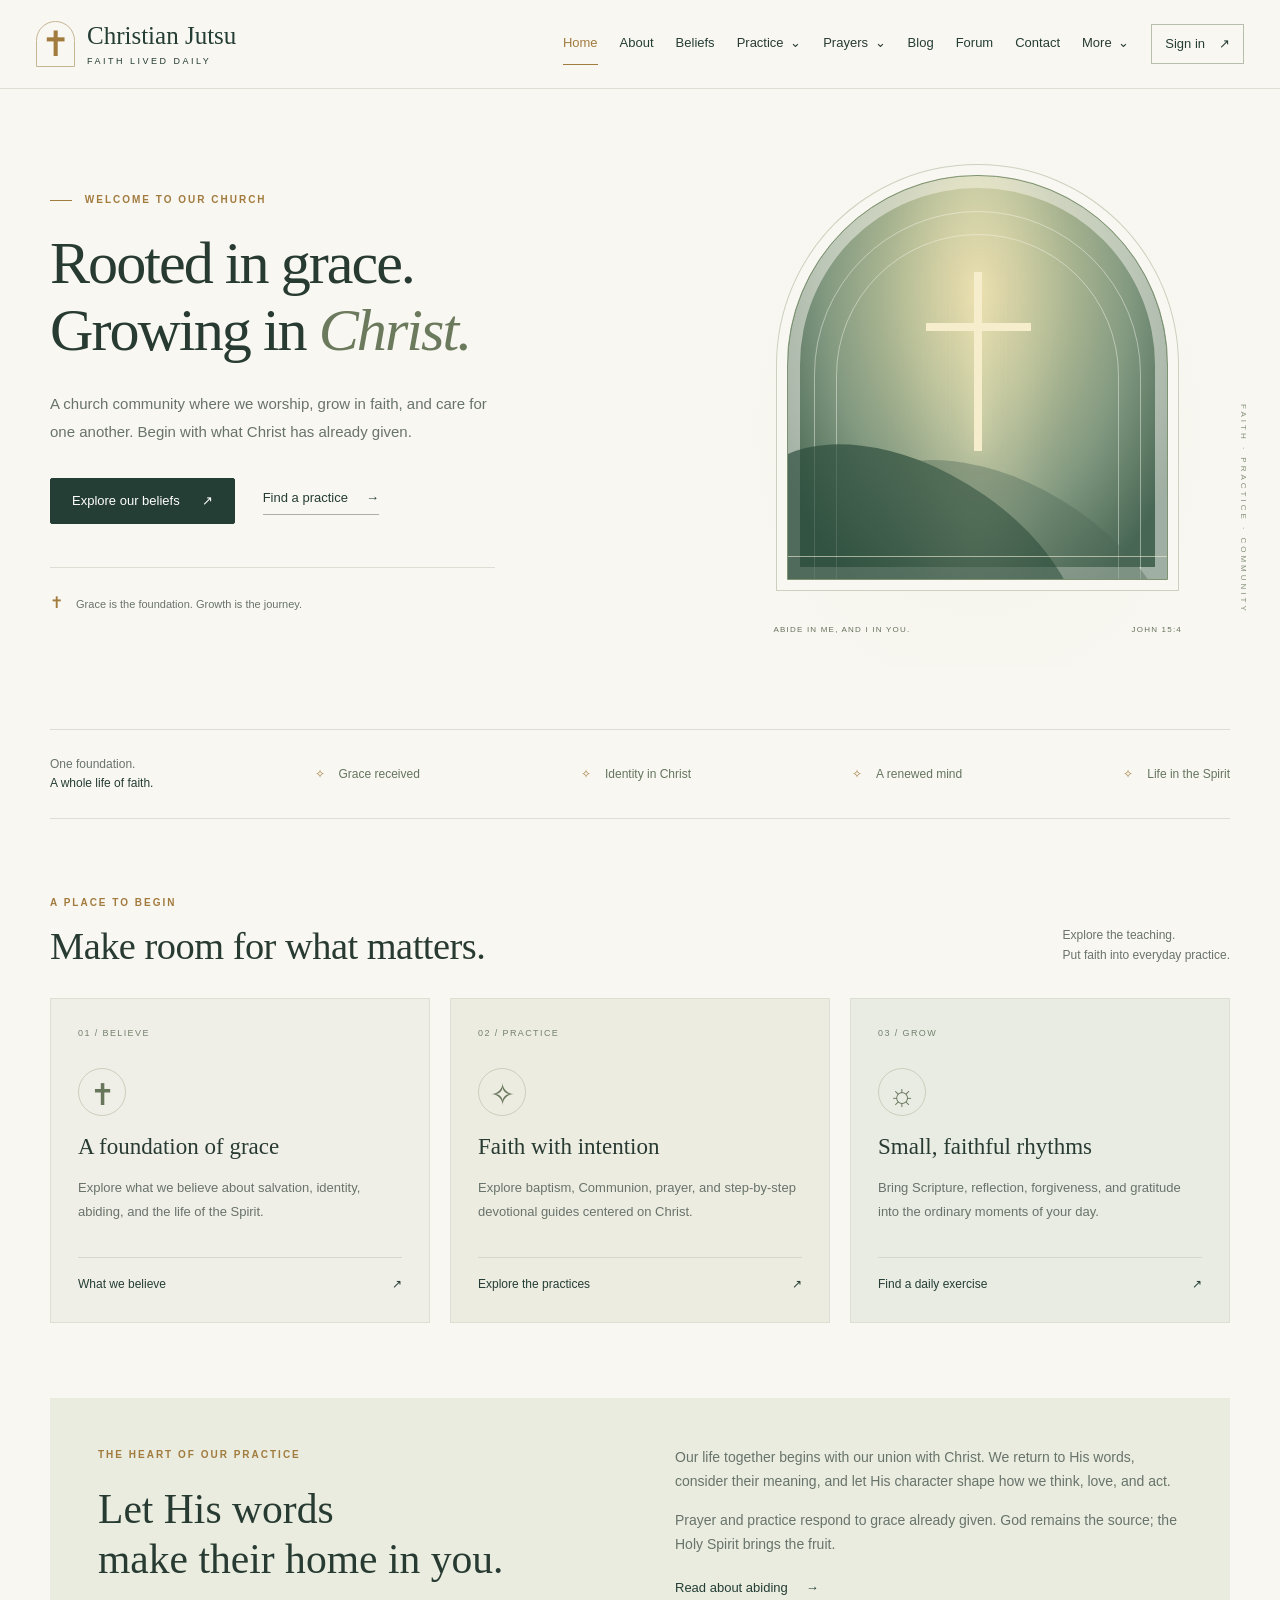
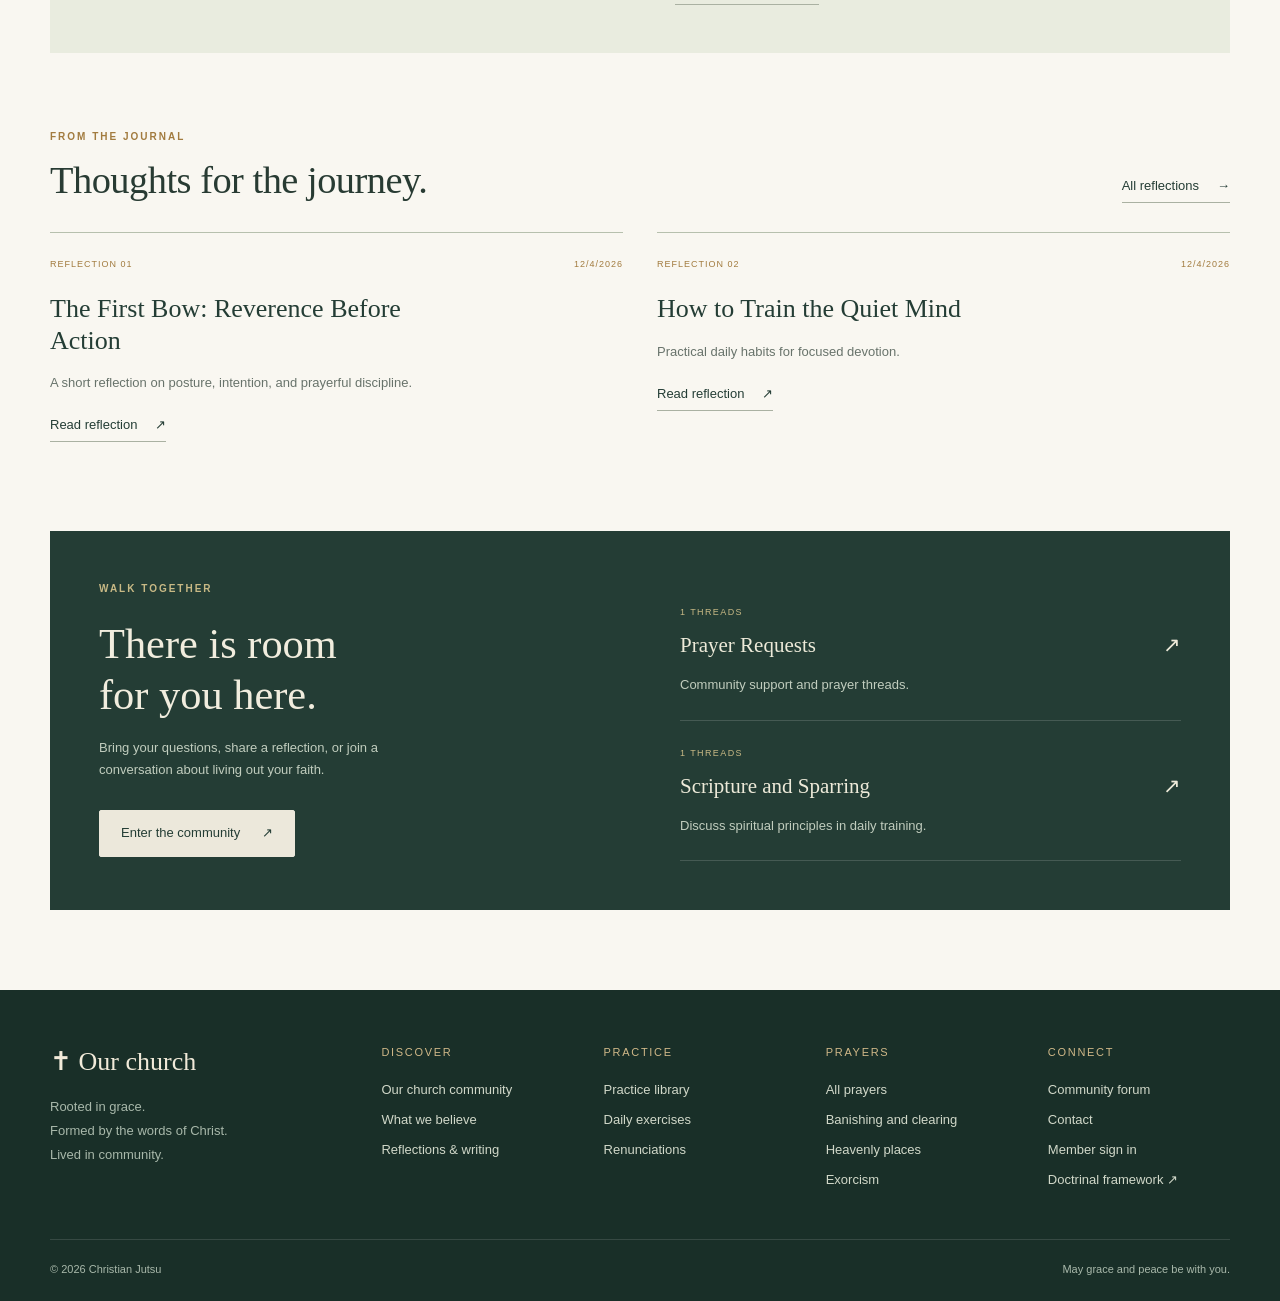
<file: index.html>
<!doctype html>
<html lang="en">
<head>
  <meta charset="utf-8">
  <meta name="viewport" content="width=device-width, initial-scale=1">
  <meta name="description" content="A church community rooted in grace, growing in Christ through worship, prayer, Scripture, and life together.">
  <meta name="theme-color" content="#243d35">
  <title>Christian Jutsu · Faith lived daily</title>
  <link rel="icon" href="assets/favicon.svg" type="image/svg+xml">
  <link rel="stylesheet" href="assets/css/site.css">
</head>
<body>
  <div id="app"><main class="container app-loading"><h1>Welcome to our church</h1><p>Opening the chapel…</p><p id="startupHelp" hidden>Open this site through a local web server: run <code>npm start</code> in the site folder, then visit <a href="http://localhost:4173">localhost:4173</a>.</p></main></div>
  <noscript><p class="container">Enable JavaScript for the community features. You can still read <a href="about.html">About</a>, <a href="practices.html">Practices</a>, and <a href="exercises.html">Exercises</a>.</p></noscript>
  <script src="assets/js/shared-shell.js"></script>
  <script>if (location.protocol === 'file:') document.getElementById('startupHelp').hidden = false;</script>
  <script type="module" src="assets/js/app.js"></script>
</body>
</html>
</file>
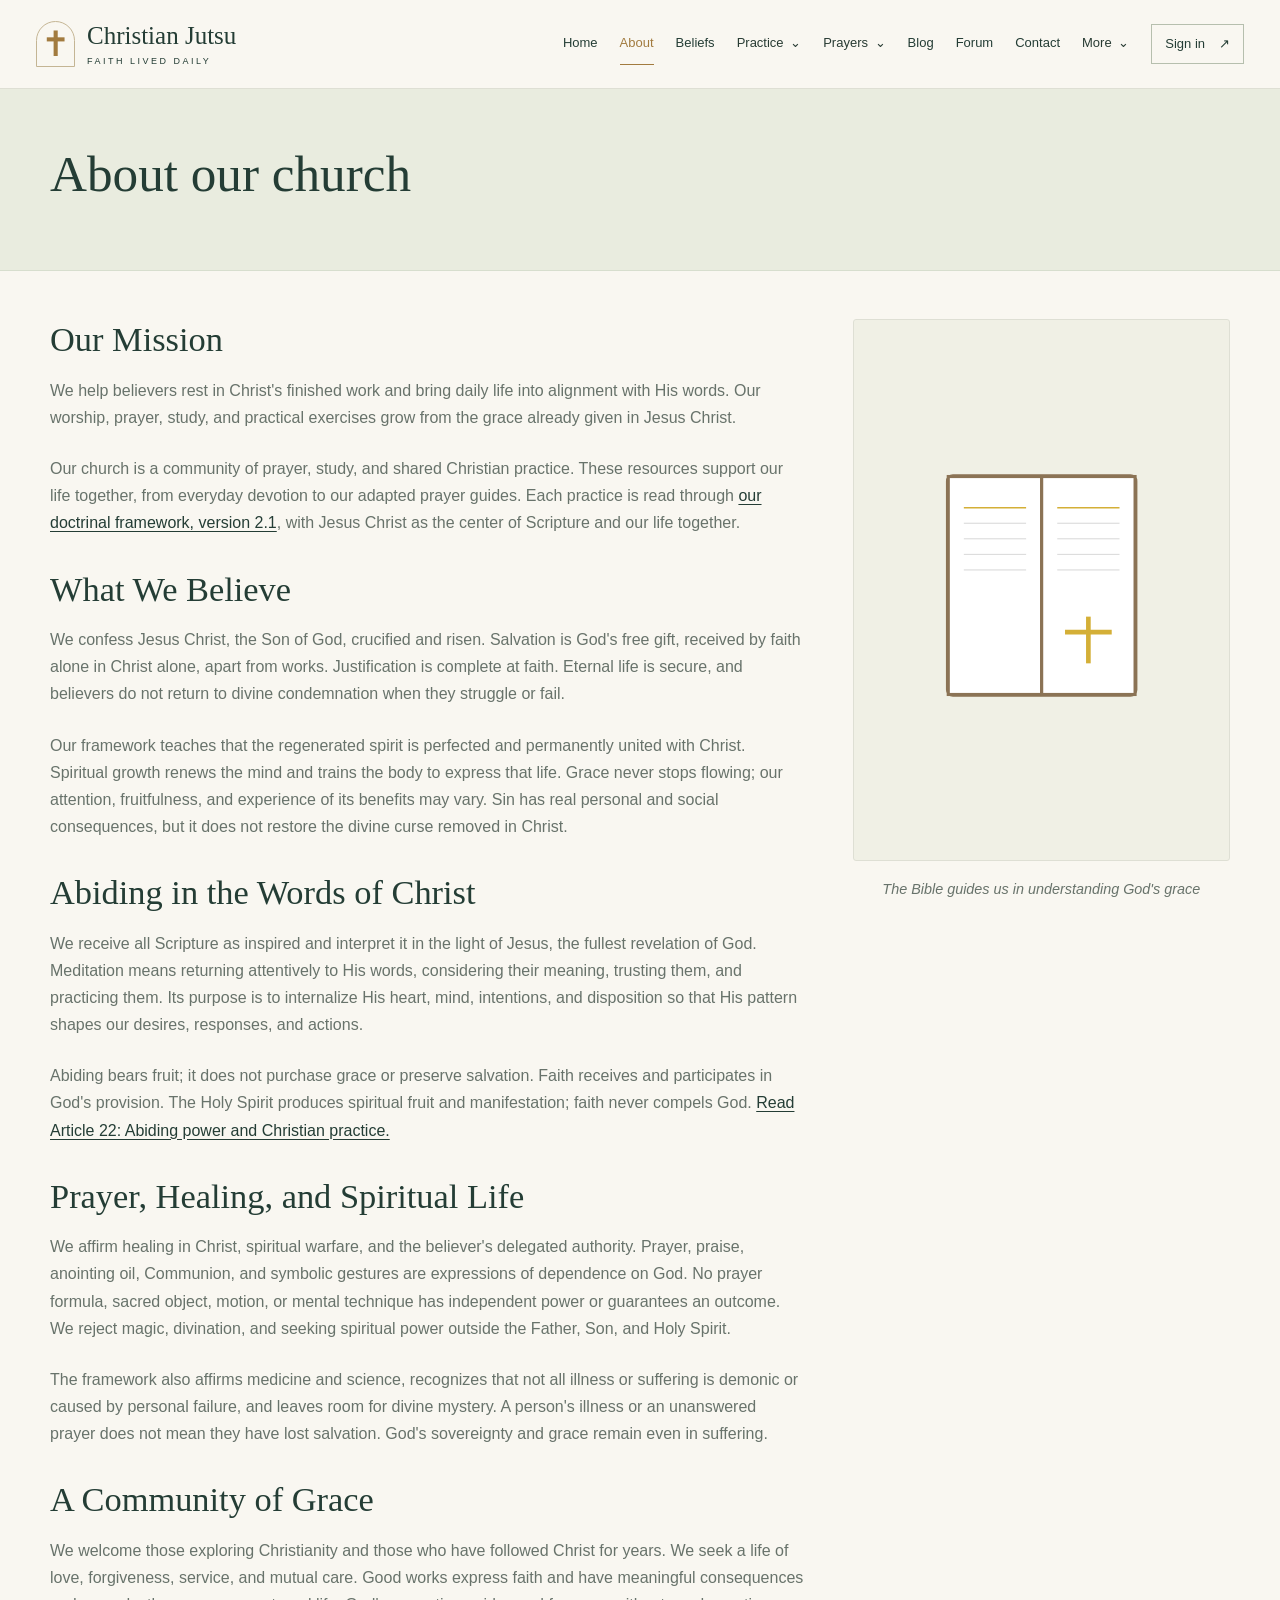
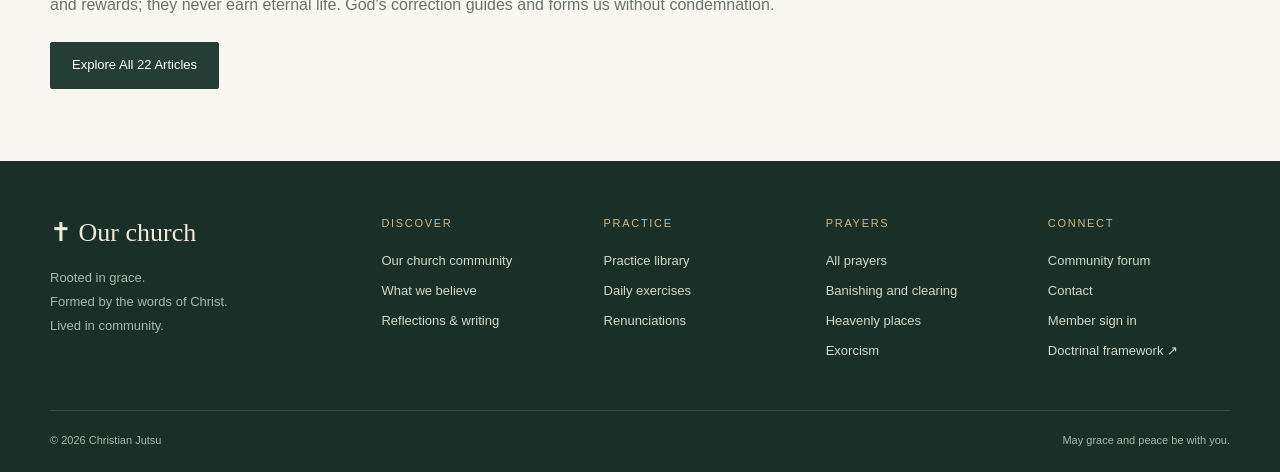
<file: about.html>
<!DOCTYPE html>
<html lang="en">
<head>
    <meta charset="UTF-8">
    <meta name="viewport" content="width=device-width, initial-scale=1.0">
    <title>About - Christian Jutsu</title>
    <link rel="stylesheet" href="styles.css">
    <link rel="icon" href="assets/favicon.svg" type="image/svg+xml">
    <link rel="stylesheet" href="assets/css/site.css">
    <link rel="stylesheet" href="assets/css/practice.css">
</head>
<body class="practice-page">
    <!-- Navigation Bar -->
    <!-- shared-shell:start --><a class="skip-link" href="#main-content">Skip to content</a>
      <header class="site-header"><div class="site-header-inner">
        <a class="site-brand" href="index.html#/" aria-label="Christian Jutsu home"><span class="brand-mark" aria-hidden="true">✝</span><span>Christian Jutsu<small>FAITH LIVED DAILY</small></span></a>
        <button class="menu-toggle" type="button" aria-expanded="false" aria-controls="site-navigation"><span aria-hidden="true">☰</span> Menu</button>
        <nav class="site-navigation" id="site-navigation" aria-label="Main navigation">
          <a href="index.html#/">Home</a>
          <a href="about.html" class="is-active" aria-current="page">About</a>
          <a href="index.html#/beliefs">Beliefs</a>
          <details class="nav-group"><summary>Practice <span aria-hidden="true">⌄</span></summary><div class="nav-panel"><a href="practices.html">All practices</a><a href="exercises.html">Daily exercises</a><a href="renunciations.html">Renunciations</a></div></details>
          <details class="nav-group"><summary>Prayers <span aria-hidden="true">⌄</span></summary><div class="nav-panel"><a href="prayers.html">All prayers</a><a href="banishing-and-clearing.html">Banishing and clearing</a><a href="heavenly-places-prayer.html">Heavenly places</a><a href="exorcism-prayer.html">Exorcism</a></div></details>
          <a href="index.html#/blog">Blog</a>
          <a href="index.html#/forum">Forum</a>
          <a href="index.html#/contact">Contact</a>


          <a class="session-button" href="index.html#/login">Sign in <span aria-hidden="true">↗</span></a>
        </nav>
      </div></header><!-- shared-shell:end --><main id="main-content" tabindex="-1">

    <!-- Page Header -->
    <section class="page-header">
        <div class="container">
            <h1>About our church</h1>
        </div>
    </section>

    <!-- About Content -->
    <section class="about-content">
        <div class="container">
            <div class="about-grid">
                <div class="about-text">
                    <h2>Our Mission</h2>
                    <p>We help believers rest in Christ's finished work and bring daily life into alignment with His words. Our worship, prayer, study, and practical exercises grow from the grace already given in Jesus Christ.</p>

                    <p>Our church is a community of prayer, study, and shared Christian practice. These resources support our life together, from everyday devotion to our adapted prayer guides. Each practice is read through <a href="index.html#/beliefs">our doctrinal framework, version 2.1</a>, with Jesus Christ as the center of Scripture and our life together.</p>

                    <h2>What We Believe</h2>
                    <p>We confess Jesus Christ, the Son of God, crucified and risen. Salvation is God's free gift, received by faith alone in Christ alone, apart from works. Justification is complete at faith. Eternal life is secure, and believers do not return to divine condemnation when they struggle or fail.</p>

                    <p>Our framework teaches that the regenerated spirit is perfected and permanently united with Christ. Spiritual growth renews the mind and trains the body to express that life. Grace never stops flowing; our attention, fruitfulness, and experience of its benefits may vary. Sin has real personal and social consequences, but it does not restore the divine curse removed in Christ.</p>

                    <h2>Abiding in the Words of Christ</h2>
                    <p>We receive all Scripture as inspired and interpret it in the light of Jesus, the fullest revelation of God. Meditation means returning attentively to His words, considering their meaning, trusting them, and practicing them. Its purpose is to internalize His heart, mind, intentions, and disposition so that His pattern shapes our desires, responses, and actions.</p>
                    <p>Abiding bears fruit; it does not purchase grace or preserve salvation. Faith receives and participates in God's provision. The Holy Spirit produces spiritual fruit and manifestation; faith never compels God. <a href="index.html#/beliefs?article=22">Read Article 22: Abiding power and Christian practice.</a></p>

                    <h2>Prayer, Healing, and Spiritual Life</h2>
                    <p>We affirm healing in Christ, spiritual warfare, and the believer's delegated authority. Prayer, praise, anointing oil, Communion, and symbolic gestures are expressions of dependence on God. No prayer formula, sacred object, motion, or mental technique has independent power or guarantees an outcome. We reject magic, divination, and seeking spiritual power outside the Father, Son, and Holy Spirit.</p>
                    <p>The framework also affirms medicine and science, recognizes that not all illness or suffering is demonic or caused by personal failure, and leaves room for divine mystery. A person's illness or an unanswered prayer does not mean they have lost salvation. God's sovereignty and grace remain even in suffering.</p>

                    <h2>A Community of Grace</h2>
                    <p>We welcome those exploring Christianity and those who have followed Christ for years. We seek a life of love, forgiveness, service, and mutual care. Good works express faith and have meaningful consequences and rewards; they never earn eternal life. God's correction guides and forms us without condemnation.</p>
                    <p><a href="index.html#/beliefs" class="btn">Explore All 22 Articles</a></p>
                </div>
                <div class="about-image">
                    <div class="image-placeholder">
                        <svg viewBox="0 0 200 300" xmlns="http://www.w3.org/2000/svg">
                            <!-- Open Bible Illustration -->
                            <rect x="40" y="80" width="120" height="140" fill="#f8f4e6" stroke="#8b7355" stroke-width="3" rx="3"/>
                            <rect x="40" y="80" width="60" height="140" fill="#fff" stroke="#8b7355" stroke-width="2"/>
                            <rect x="100" y="80" width="60" height="140" fill="#fff" stroke="#8b7355" stroke-width="2"/>
                            <!-- Left page lines -->
                            <line x1="50" y1="100" x2="90" y2="100" stroke="#d4af37" stroke-width="1"/>
                            <line x1="50" y1="110" x2="90" y2="110" stroke="#ccc" stroke-width="0.5"/>
                            <line x1="50" y1="120" x2="90" y2="120" stroke="#ccc" stroke-width="0.5"/>
                            <line x1="50" y1="130" x2="90" y2="130" stroke="#ccc" stroke-width="0.5"/>
                            <line x1="50" y1="140" x2="90" y2="140" stroke="#ccc" stroke-width="0.5"/>
                            <!-- Right page lines -->
                            <line x1="110" y1="100" x2="150" y2="100" stroke="#d4af37" stroke-width="1"/>
                            <line x1="110" y1="110" x2="150" y2="110" stroke="#ccc" stroke-width="0.5"/>
                            <line x1="110" y1="120" x2="150" y2="120" stroke="#ccc" stroke-width="0.5"/>
                            <line x1="110" y1="130" x2="150" y2="130" stroke="#ccc" stroke-width="0.5"/>
                            <line x1="110" y1="140" x2="150" y2="140" stroke="#ccc" stroke-width="0.5"/>
                            <!-- Cross on right page -->
                            <line x1="130" y1="170" x2="130" y2="200" stroke="#d4af37" stroke-width="3"/>
                            <line x1="115" y1="180" x2="145" y2="180" stroke="#d4af37" stroke-width="3"/>
                        </svg>
                    </div>
                    <p class="image-caption">The Bible guides us in understanding God's grace</p>
                </div>
            </div>
        </div>
    </section>

    <!-- Footer -->
    </main><!-- shared-footer:start --><footer class="site-footer"><div class="footer-grid">
      <div><a class="footer-brand" href="index.html#/">✝ Our church</a><p>Rooted in grace.<br>Formed by the words of Christ.<br>Lived in community.</p></div>
      <div><h2>Discover</h2><a href="about.html">Our church community</a><a href="index.html#/beliefs">What we believe</a><a href="index.html#/blog">Reflections &amp; writing</a></div>
      <div><h2>Practice</h2><a href="practices.html">Practice library</a><a href="exercises.html">Daily exercises</a><a href="renunciations.html">Renunciations</a></div>
      <div><h2>Prayers</h2><a href="prayers.html">All prayers</a><a href="banishing-and-clearing.html">Banishing and clearing</a><a href="heavenly-places-prayer.html">Heavenly places</a><a href="exorcism-prayer.html">Exorcism</a></div>
      <div><h2>Connect</h2><a href="index.html#/forum">Community forum</a><a href="index.html#/contact">Contact</a><a href="index.html#/login">Member sign in</a><a href="docs/christian-jutsu-framework-v2.1.md" download>Doctrinal framework ↗</a></div>
    </div><div class="footer-bottom"><span>© 2026 Christian Jutsu</span><span>May grace and peace be with you.</span></div></footer><!-- shared-footer:end -->

    <script src="assets/js/shared-shell.js"></script>
    <script src="script.js"></script>
</body>
</html>
</file>
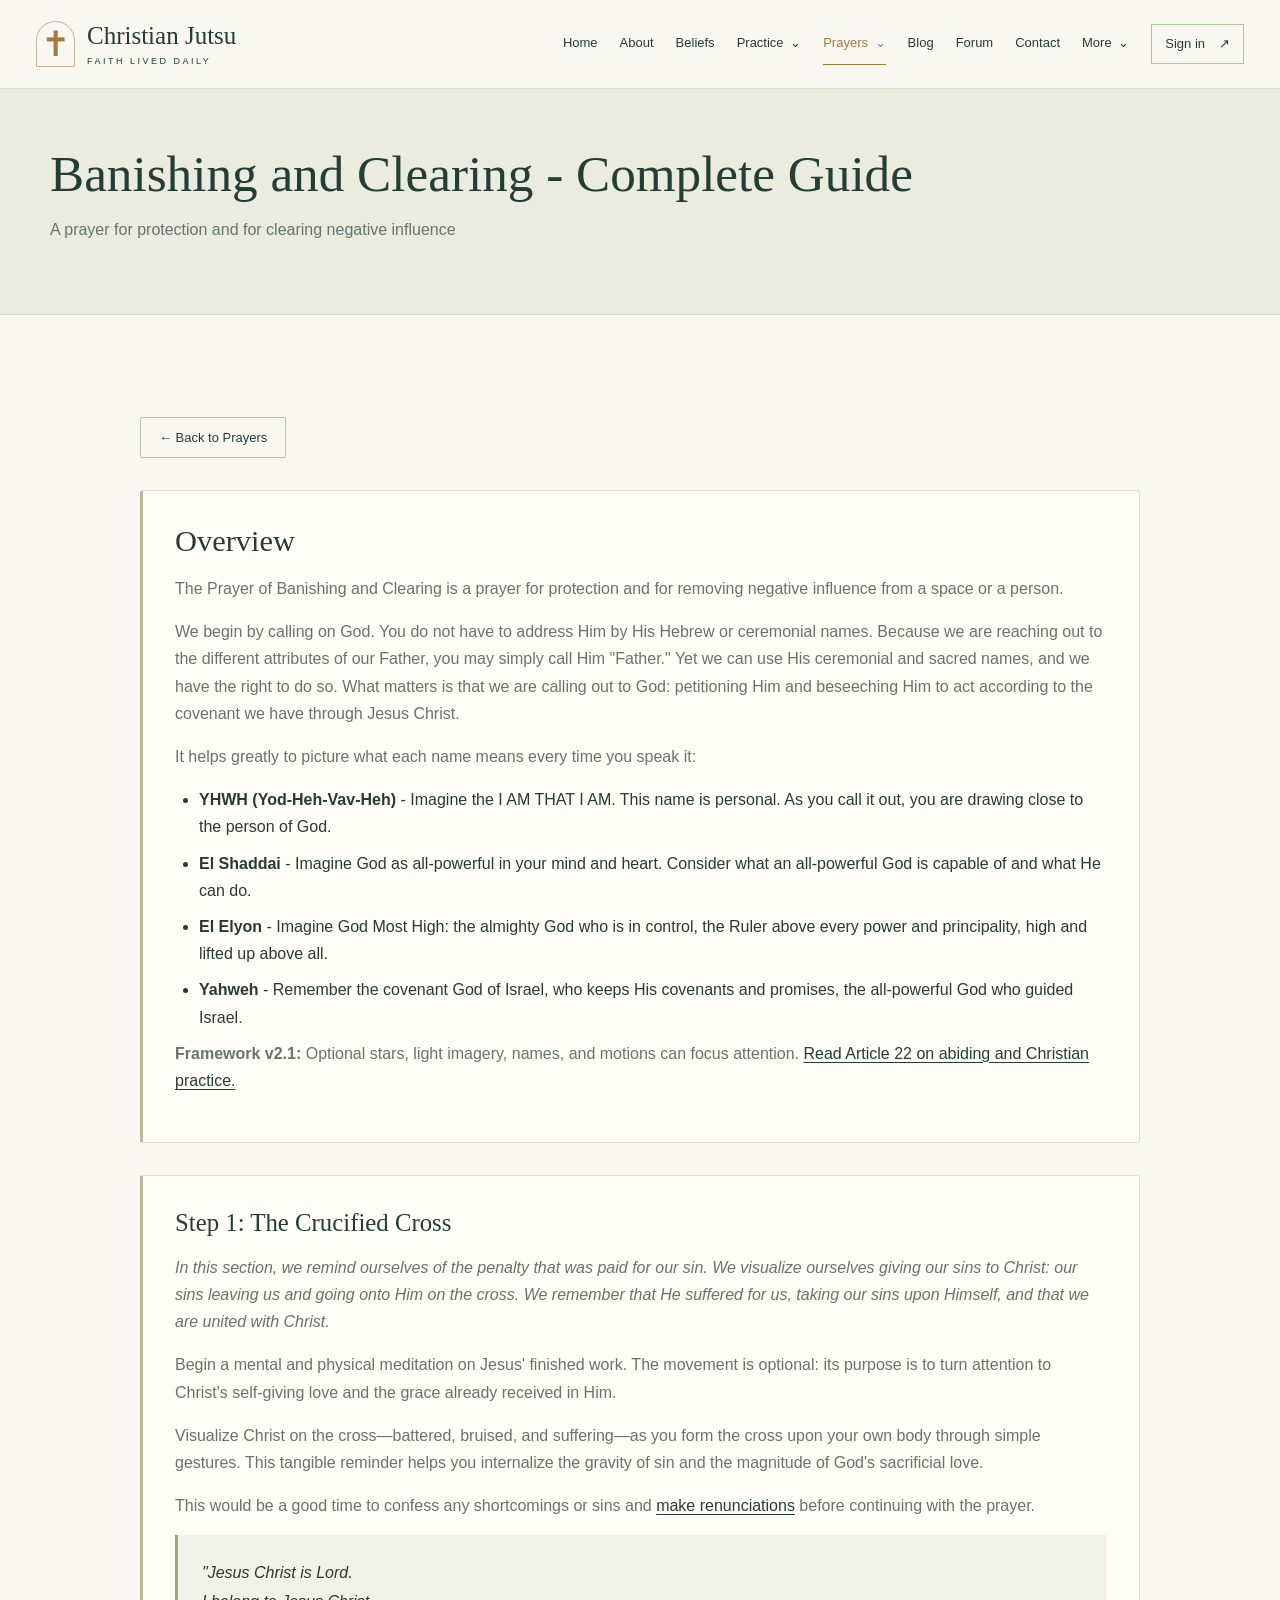
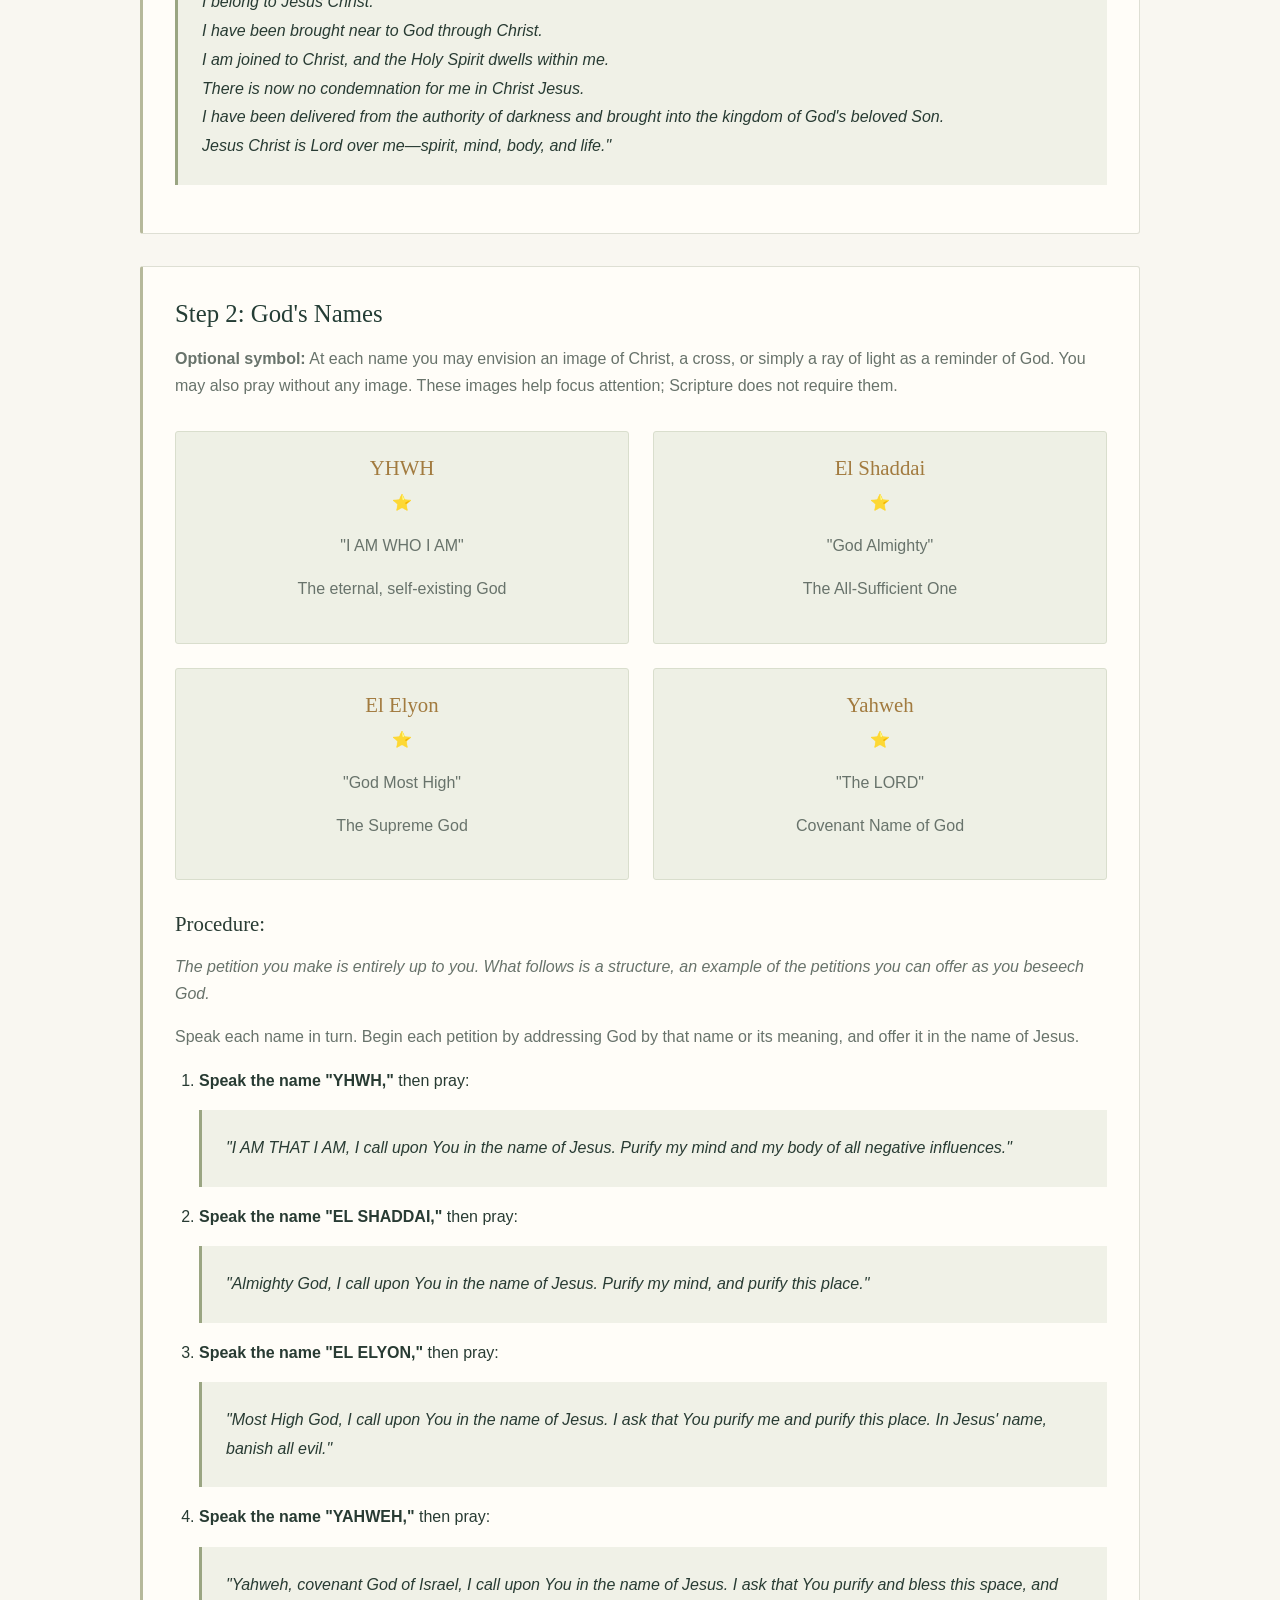
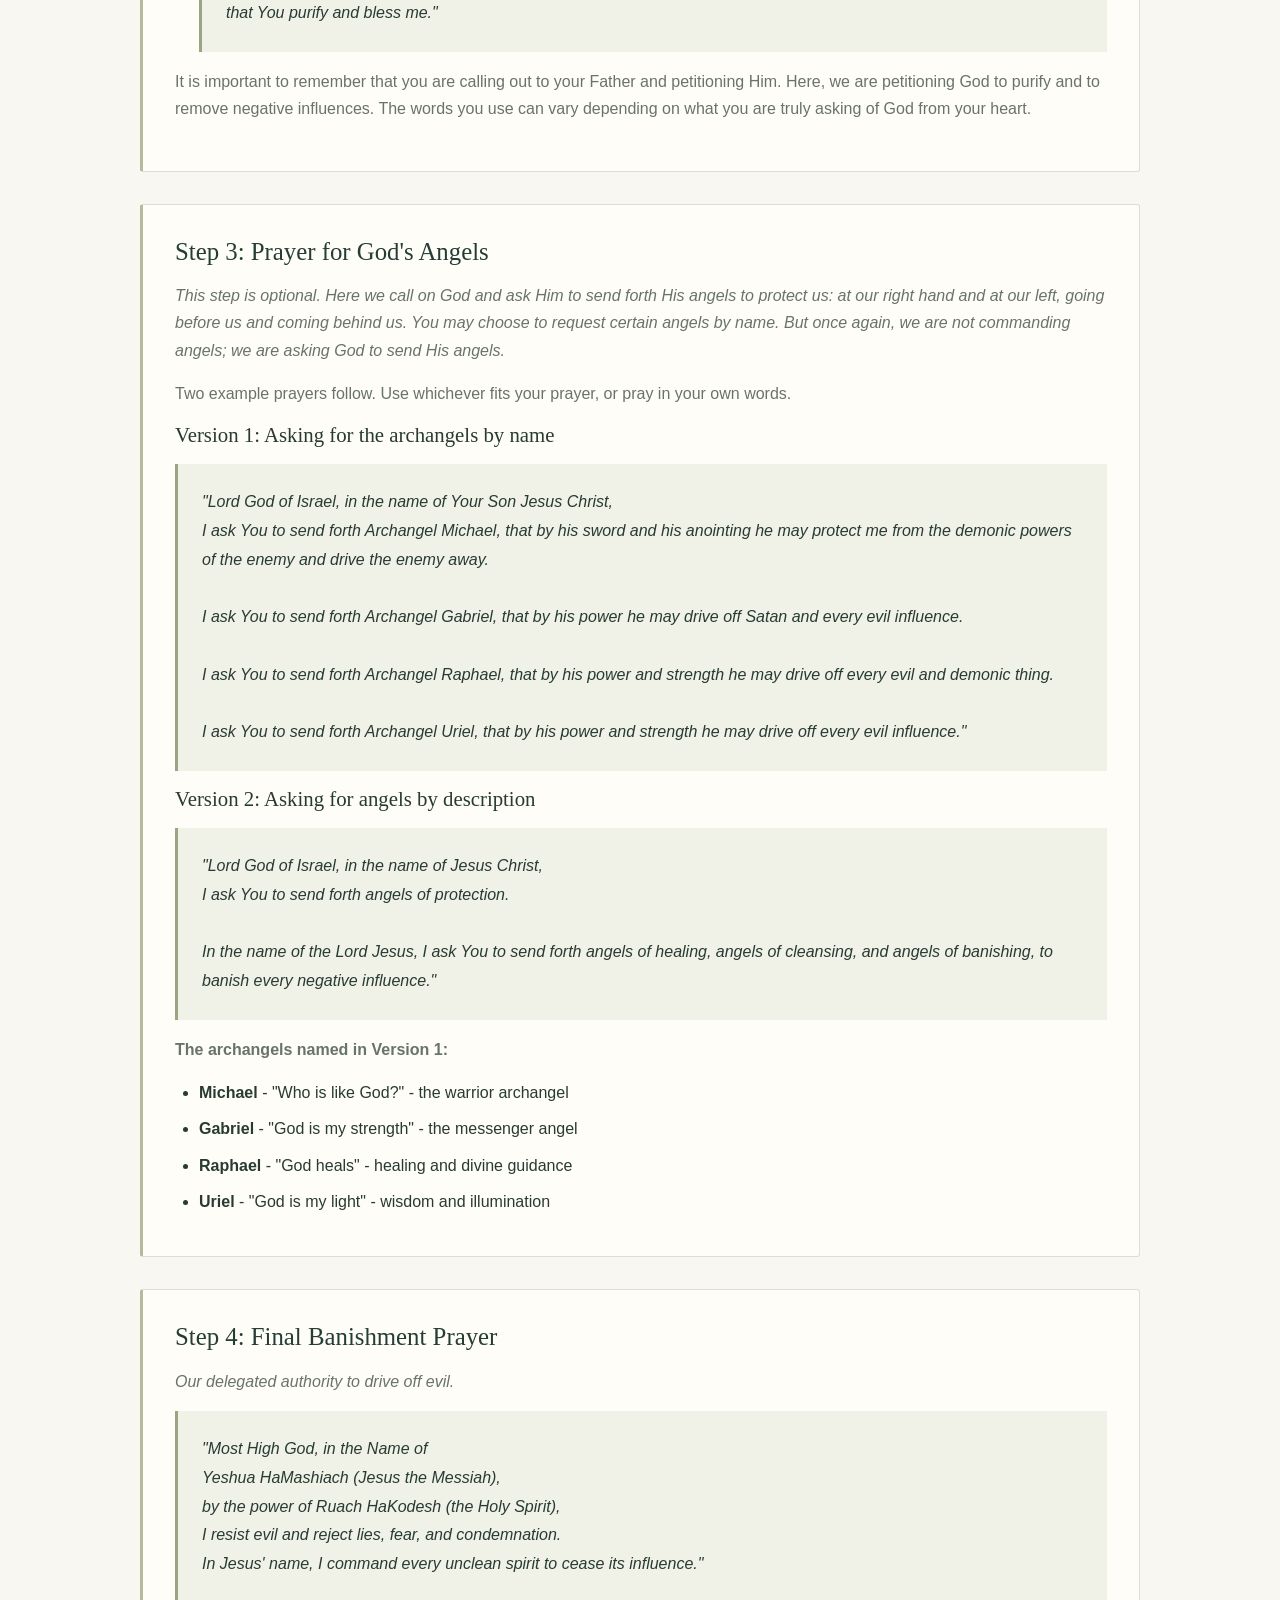
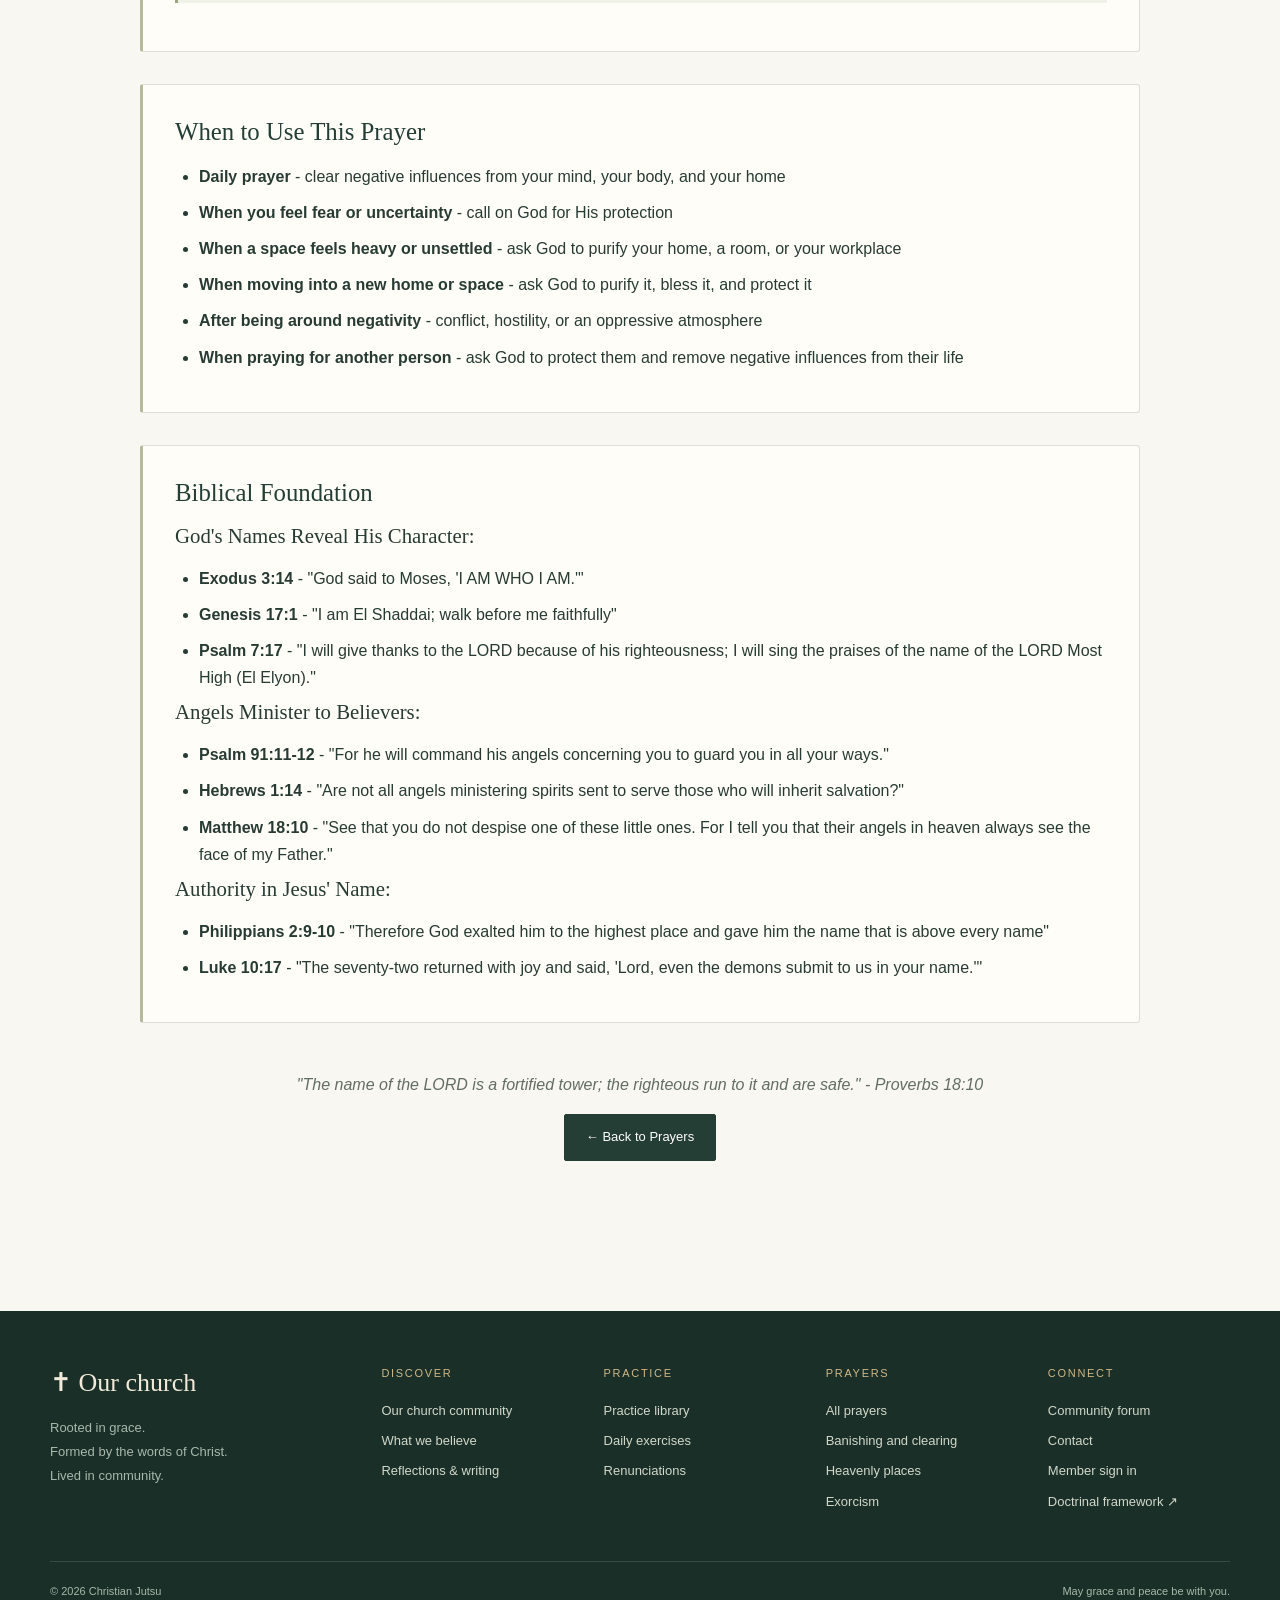
<file: banishing-and-clearing.html>
<!DOCTYPE html>
<html lang="en">
<head>
    <meta charset="UTF-8">
    <meta name="viewport" content="width=device-width, initial-scale=1.0">
    <title>Banishing and Clearing Guide - Christian Jutsu</title>
    <link rel="stylesheet" href="styles.css">
    <style>
        .guide-container {
            max-width: 900px;
            margin: 0 auto;
            padding: 2rem;
        }
        .guide-step {
            background: white;
            padding: 2rem;
            margin-bottom: 2rem;
            border-radius: 10px;
            box-shadow: 0 4px 15px rgba(0, 0, 0, 0.1);
            border-left: 5px solid var(--primary-gold);
        }
        .guide-step h3 {
            color: var(--soft-blue);
            margin-bottom: 1rem;
        }
        .prayer-text {
            background: var(--light-cream);
            padding: 1.5rem;
            border-left: 3px solid var(--primary-gold);
            margin: 1rem 0;
            font-style: italic;
            line-height: 1.8;
        }
        .direction-grid {
            display: grid;
            grid-template-columns: 1fr 1fr;
            gap: 1.5rem;
            margin: 2rem 0;
        }
        .direction-card {
            background: var(--light-cream);
            padding: 1.5rem;
            border-radius: 8px;
            text-align: center;
        }
        .direction-card h4 {
            color: var(--primary-gold);
            margin-bottom: 0.5rem;
        }
        .back-button {
            display: inline-block;
            margin-bottom: 2rem;
            padding: 0.75rem 1.5rem;
            background: var(--soft-blue);
            color: white;
            border-radius: 5px;
            text-decoration: none;
        }
        .back-button:hover {
            background: #5a8ec5;
        }
        @media (max-width: 768px) {
            .direction-grid {
                grid-template-columns: 1fr;
            }
        }
    </style>
    <link rel="icon" href="assets/favicon.svg" type="image/svg+xml">
    <link rel="stylesheet" href="assets/css/site.css">
    <link rel="stylesheet" href="assets/css/practice.css">
</head>
<body class="practice-page">
    <!-- Navigation Bar -->
    <!-- shared-shell:start --><a class="skip-link" href="#main-content">Skip to content</a>
      <header class="site-header"><div class="site-header-inner">
        <a class="site-brand" href="index.html#/" aria-label="Christian Jutsu home"><span class="brand-mark" aria-hidden="true">✝</span><span>Christian Jutsu<small>FAITH LIVED DAILY</small></span></a>
        <button class="menu-toggle" type="button" aria-expanded="false" aria-controls="site-navigation"><span aria-hidden="true">☰</span> Menu</button>
        <nav class="site-navigation" id="site-navigation" aria-label="Main navigation">
          <a href="index.html#/">Home</a>
          <a href="about.html">About</a>
          <a href="index.html#/beliefs">Beliefs</a>
          <details class="nav-group"><summary>Practice <span aria-hidden="true">⌄</span></summary><div class="nav-panel"><a href="practices.html">All practices</a><a href="exercises.html">Daily exercises</a><a href="renunciations.html">Renunciations</a></div></details>
          <details class="nav-group is-active"><summary>Prayers <span aria-hidden="true">⌄</span></summary><div class="nav-panel"><a href="prayers.html">All prayers</a><a href="banishing-and-clearing.html" class="is-active" aria-current="page">Banishing and clearing</a><a href="heavenly-places-prayer.html">Heavenly places</a><a href="exorcism-prayer.html">Exorcism</a></div></details>
          <a href="index.html#/blog">Blog</a>
          <a href="index.html#/forum">Forum</a>
          <a href="index.html#/contact">Contact</a>


          <a class="session-button" href="index.html#/login">Sign in <span aria-hidden="true">↗</span></a>
        </nav>
      </div></header><!-- shared-shell:end --><main id="main-content" tabindex="-1">

    <!-- Page Header -->
    <section class="page-header">
        <div class="container">
            <h1>Banishing and Clearing - Complete Guide</h1>
            <p>A prayer for protection and for clearing negative influence</p>
        </div>
    </section>

    <!-- Guide Content -->
    <section style="padding: 4rem 0; background-color: var(--warm-white);">
        <div class="guide-container">
            <a href="prayers.html#banishing-and-clearing" class="back-button">← Back to Prayers</a>

            <div class="guide-step">
                <h2>Overview</h2>
                <p>The Prayer of Banishing and Clearing is a prayer for protection and for removing negative influence from a space or a person.</p>
                <p>We begin by calling on God. You do not have to address Him by His Hebrew or ceremonial names. Because we are reaching out to the different attributes of our Father, you may simply call Him "Father." Yet we can use His ceremonial and sacred names, and we have the right to do so. What matters is that we are calling out to God: petitioning Him and beseeching Him to act according to the covenant we have through Jesus Christ.</p>
                <p>It helps greatly to picture what each name means every time you speak it:</p>
                <ul>
                    <li><strong>YHWH (Yod-Heh-Vav-Heh)</strong> - Imagine the I AM THAT I AM. This name is personal. As you call it out, you are drawing close to the person of God.</li>
                    <li><strong>El Shaddai</strong> - Imagine God as all-powerful in your mind and heart. Consider what an all-powerful God is capable of and what He can do.</li>
                    <li><strong>El Elyon</strong> - Imagine God Most High: the almighty God who is in control, the Ruler above every power and principality, high and lifted up above all.</li>
                    <li><strong>Yahweh</strong> - Remember the covenant God of Israel, who keeps His covenants and promises, the all-powerful God who guided Israel.</li>
                </ul>
                <p><strong>Framework v2.1:</strong> Optional stars, light imagery, names, and motions can focus attention. <a href="index.html#/beliefs?article=22">Read Article 22 on abiding and Christian practice.</a></p>
            </div>

            <!-- Step 1 -->
            <div class="guide-step">
                <h3>Step 1: The Crucified Cross</h3>
                <p><em>In this section, we remind ourselves of the penalty that was paid for our sin. We visualize ourselves giving our sins to Christ: our sins leaving us and going onto Him on the cross. We remember that He suffered for us, taking our sins upon Himself, and that we are united with Christ.</em></p>
                <p>Begin a mental and physical meditation on Jesus' finished work. The movement is optional: its purpose is to turn attention to Christ's self-giving love and the grace already received in Him.</p>
                <p>Visualize Christ on the cross—battered, bruised, and suffering—as you form the cross upon your own body through simple gestures. This tangible reminder helps you internalize the gravity of sin and the magnitude of God's sacrificial love.</p>
                <p>This would be a good time to confess any shortcomings or sins and <a href="renunciations.html">make renunciations</a> before continuing with the prayer.</p>
                <div class="prayer-text">
                    "Jesus Christ is Lord.<br>
                    I belong to Jesus Christ.<br>
                    I have been brought near to God through Christ.<br>
                    I am joined to Christ, and the Holy Spirit dwells within me.<br>
                    There is now no condemnation for me in Christ Jesus.<br>
                    I have been delivered from the authority of darkness and brought into the kingdom of God's beloved Son.<br>
                    Jesus Christ is Lord over me—spirit, mind, body, and life."
                </div>
            </div>

            <!-- Step 2 -->
            <div class="guide-step">
                <h3>Step 2: God's Names</h3>
                <p><strong>Optional symbol:</strong> At each name you may envision an image of Christ, a cross, or simply a ray of light as a reminder of God. You may also pray without any image. These images help focus attention; Scripture does not require them.</p>

                <div class="direction-grid">
                    <div class="direction-card">
                        <h4>YHWH</h4>
                        <p>⭐</p>
                        <p>"I AM WHO I AM"</p>
                        <p>The eternal, self-existing God</p>
                    </div>
                    <div class="direction-card">
                        <h4>El Shaddai</h4>
                        <p>⭐</p>
                        <p>"God Almighty"</p>
                        <p>The All-Sufficient One</p>
                    </div>
                    <div class="direction-card">
                        <h4>El Elyon</h4>
                        <p>⭐</p>
                        <p>"God Most High"</p>
                        <p>The Supreme God</p>
                    </div>
                    <div class="direction-card">
                        <h4>Yahweh</h4>
                        <p>⭐</p>
                        <p>"The LORD"</p>
                        <p>Covenant Name of God</p>
                    </div>
                </div>

                <h4>Procedure:</h4>
                <p><em>The petition you make is entirely up to you. What follows is a structure, an example of the petitions you can offer as you beseech God.</em></p>
                <p>Speak each name in turn. Begin each petition by addressing God by that name or its meaning, and offer it in the name of Jesus.</p>
                <ol>
                    <li><strong>Speak the name "YHWH,"</strong> then pray:
                        <div class="prayer-text">"I AM THAT I AM, I call upon You in the name of Jesus. Purify my mind and my body of all negative influences."</div>
                    </li>
                    <li><strong>Speak the name "EL SHADDAI,"</strong> then pray:
                        <div class="prayer-text">"Almighty God, I call upon You in the name of Jesus. Purify my mind, and purify this place."</div>
                    </li>
                    <li><strong>Speak the name "EL ELYON,"</strong> then pray:
                        <div class="prayer-text">"Most High God, I call upon You in the name of Jesus. I ask that You purify me and purify this place. In Jesus' name, banish all evil."</div>
                    </li>
                    <li><strong>Speak the name "YAHWEH,"</strong> then pray:
                        <div class="prayer-text">"Yahweh, covenant God of Israel, I call upon You in the name of Jesus. I ask that You purify and bless this space, and that You purify and bless me."</div>
                    </li>
                </ol>

                <p>It is important to remember that you are calling out to your Father and petitioning Him. Here, we are petitioning God to purify and to remove negative influences. The words you use can vary depending on what you are truly asking of God from your heart.</p>
            </div>

            <!-- Step 3 -->
            <div class="guide-step">
                <h3>Step 3: Prayer for God's Angels</h3>
                <p><em>This step is optional. Here we call on God and ask Him to send forth His angels to protect us: at our right hand and at our left, going before us and coming behind us. You may choose to request certain angels by name. But once again, we are not commanding angels; we are asking God to send His angels.</em></p>
                <p>Two example prayers follow. Use whichever fits your prayer, or pray in your own words.</p>

                <h4>Version 1: Asking for the archangels by name</h4>
                <div class="prayer-text">
                    "Lord God of Israel, in the name of Your Son Jesus Christ,<br>
                    I ask You to send forth Archangel Michael, that by his sword and his anointing he may protect me from the demonic powers of the enemy and drive the enemy away.<br><br>

                    I ask You to send forth Archangel Gabriel, that by his power he may drive off Satan and every evil influence.<br><br>

                    I ask You to send forth Archangel Raphael, that by his power and strength he may drive off every evil and demonic thing.<br><br>

                    I ask You to send forth Archangel Uriel, that by his power and strength he may drive off every evil influence."
                </div>

                <h4>Version 2: Asking for angels by description</h4>
                <div class="prayer-text">
                    "Lord God of Israel, in the name of Jesus Christ,<br>
                    I ask You to send forth angels of protection.<br><br>

                    In the name of the Lord Jesus, I ask You to send forth angels of healing, angels of cleansing, and angels of banishing, to banish every negative influence."
                </div>

                <p><strong>The archangels named in Version 1:</strong></p>
                <ul>
                    <li><strong>Michael</strong> - "Who is like God?" - the warrior archangel</li>
                    <li><strong>Gabriel</strong> - "God is my strength" - the messenger angel</li>
                    <li><strong>Raphael</strong> - "God heals" - healing and divine guidance</li>
                    <li><strong>Uriel</strong> - "God is my light" - wisdom and illumination</li>
                </ul>
            </div>

            <!-- Step 4 -->
            <div class="guide-step">
                <h3>Step 4: Final Banishment Prayer</h3>
                <p><em>Our delegated authority to drive off evil.</em></p>

                <div class="prayer-text">
                    "Most High God, in the Name of<br>
                    Yeshua HaMashiach (Jesus the Messiah),<br>
                    by the power of Ruach HaKodesh (the Holy Spirit),<br>
                    I resist evil and reject lies, fear, and condemnation.<br>
                    In Jesus' name, I command every unclean spirit to cease its influence."
                </div>            </div>

            <!-- When to Use -->
            <div class="guide-step">
                <h3>When to Use This Prayer</h3>
                <ul>
                    <li><strong>Daily prayer</strong> - clear negative influences from your mind, your body, and your home</li>
                    <li><strong>When you feel fear or uncertainty</strong> - call on God for His protection</li>
                    <li><strong>When a space feels heavy or unsettled</strong> - ask God to purify your home, a room, or your workplace</li>
                    <li><strong>When moving into a new home or space</strong> - ask God to purify it, bless it, and protect it</li>
                    <li><strong>After being around negativity</strong> - conflict, hostility, or an oppressive atmosphere</li>
                    <li><strong>When praying for another person</strong> - ask God to protect them and remove negative influences from their life</li>
                </ul>
            </div>

            <!-- Key Scriptures -->
            <div class="guide-step">
                <h3>Biblical Foundation</h3>
                <h4>God's Names Reveal His Character:</h4>
                <ul>
                    <li><strong>Exodus 3:14</strong> - "God said to Moses, 'I AM WHO I AM.'"</li>
                    <li><strong>Genesis 17:1</strong> - "I am El Shaddai; walk before me faithfully"</li>
                    <li><strong>Psalm 7:17</strong> - "I will give thanks to the LORD because of his righteousness; I will sing the praises of the name of the LORD Most High (El Elyon)."</li>
                </ul>

                <h4>Angels Minister to Believers:</h4>
                <ul>
                    <li><strong>Psalm 91:11-12</strong> - "For he will command his angels concerning you to guard you in all your ways."</li>
                    <li><strong>Hebrews 1:14</strong> - "Are not all angels ministering spirits sent to serve those who will inherit salvation?"</li>
                    <li><strong>Matthew 18:10</strong> - "See that you do not despise one of these little ones. For I tell you that their angels in heaven always see the face of my Father."</li>
                </ul>

                <h4>Authority in Jesus' Name:</h4>
                <ul>
                    <li><strong>Philippians 2:9-10</strong> - "Therefore God exalted him to the highest place and gave him the name that is above every name"</li>
                    <li><strong>Luke 10:17</strong> - "The seventy-two returned with joy and said, 'Lord, even the demons submit to us in your name.'"</li>
                </ul>
            </div>

            <div style="text-align: center; margin: 3rem 0;">
                <p style="font-style: italic; color: var(--text-light);">"The name of the LORD is a fortified tower; the righteous run to it and are safe." - Proverbs 18:10</p>
                <a href="prayers.html#banishing-and-clearing" class="btn">← Back to Prayers</a>
            </div>
        </div>
    </section>

    <!-- Footer -->
    </main><!-- shared-footer:start --><footer class="site-footer"><div class="footer-grid">
      <div><a class="footer-brand" href="index.html#/">✝ Our church</a><p>Rooted in grace.<br>Formed by the words of Christ.<br>Lived in community.</p></div>
      <div><h2>Discover</h2><a href="about.html">Our church community</a><a href="index.html#/beliefs">What we believe</a><a href="index.html#/blog">Reflections &amp; writing</a></div>
      <div><h2>Practice</h2><a href="practices.html">Practice library</a><a href="exercises.html">Daily exercises</a><a href="renunciations.html">Renunciations</a></div>
      <div><h2>Prayers</h2><a href="prayers.html">All prayers</a><a href="banishing-and-clearing.html">Banishing and clearing</a><a href="heavenly-places-prayer.html">Heavenly places</a><a href="exorcism-prayer.html">Exorcism</a></div>
      <div><h2>Connect</h2><a href="index.html#/forum">Community forum</a><a href="index.html#/contact">Contact</a><a href="index.html#/login">Member sign in</a><a href="docs/christian-jutsu-framework-v2.1.md" download>Doctrinal framework ↗</a></div>
    </div><div class="footer-bottom"><span>© 2026 Christian Jutsu</span><span>May grace and peace be with you.</span></div></footer><!-- shared-footer:end -->

    <script src="assets/js/shared-shell.js"></script>
    <script src="script.js"></script>
</body>
</html>
</file>
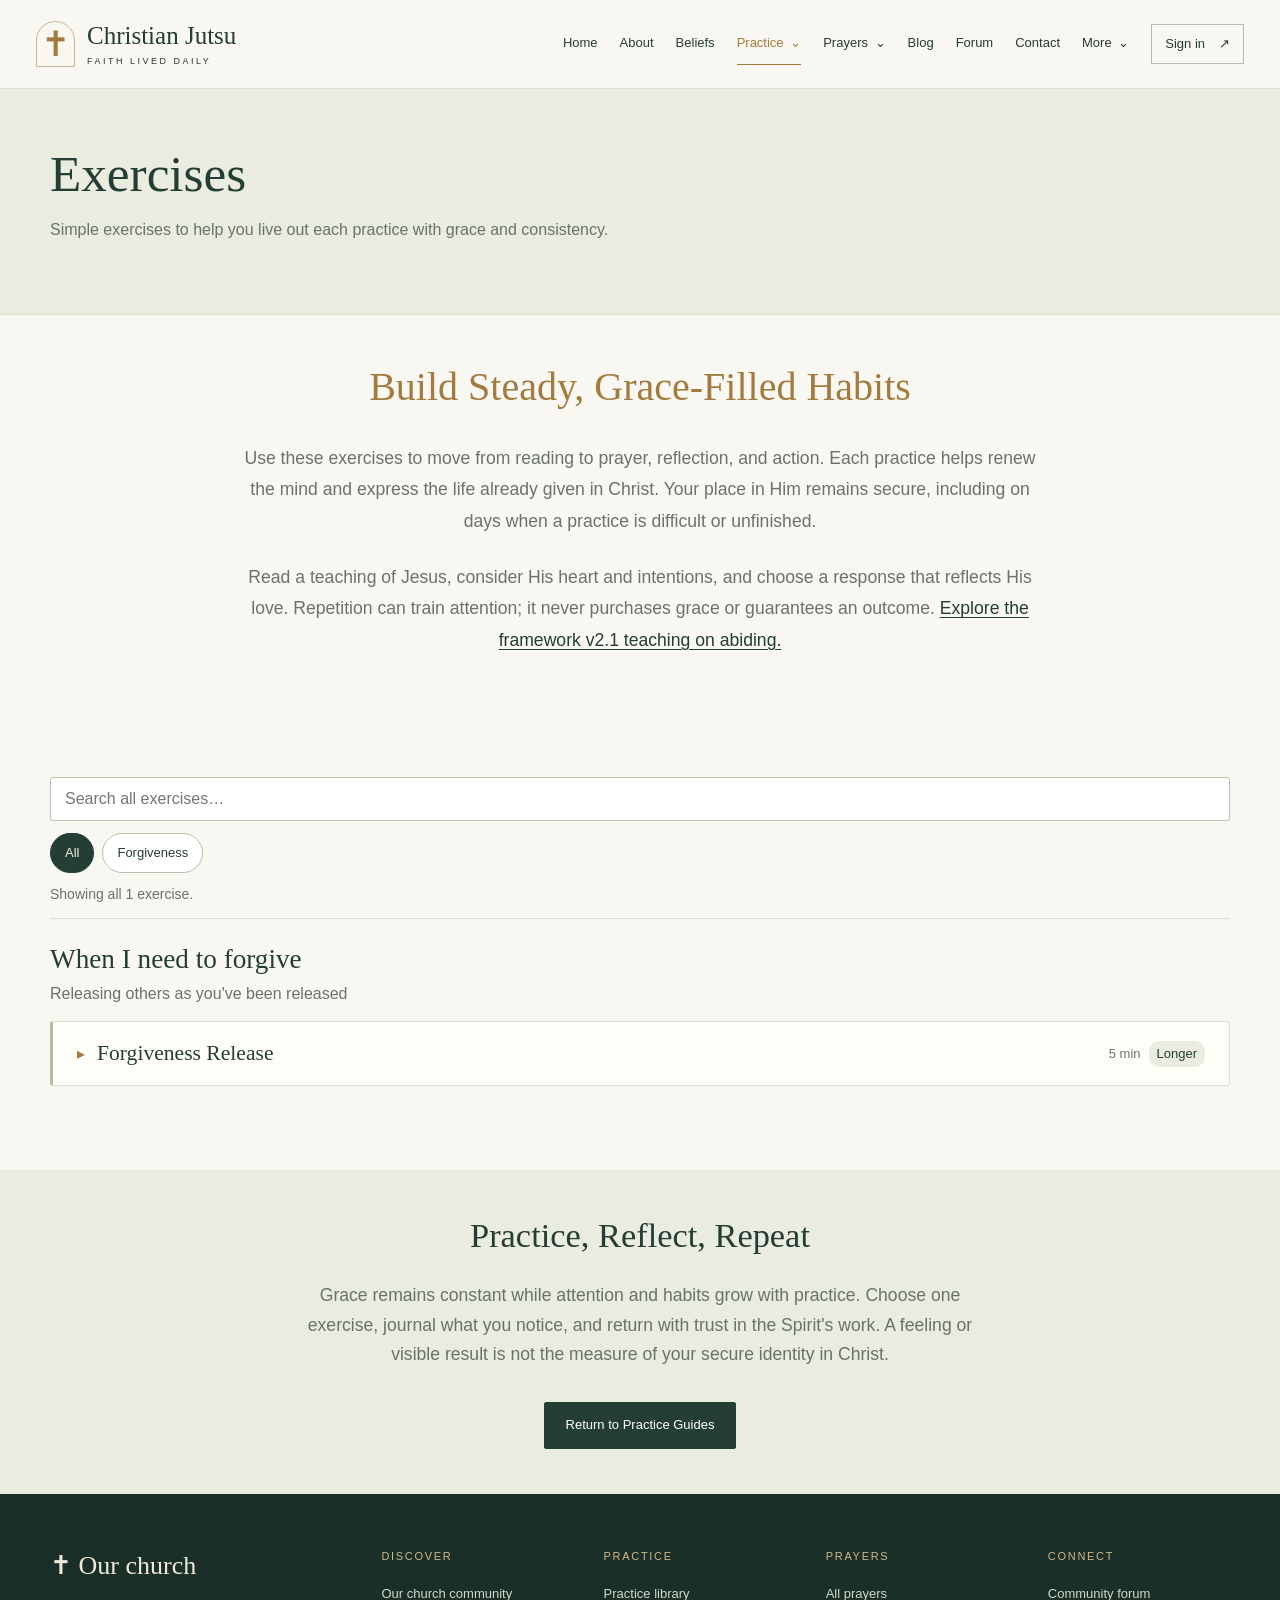
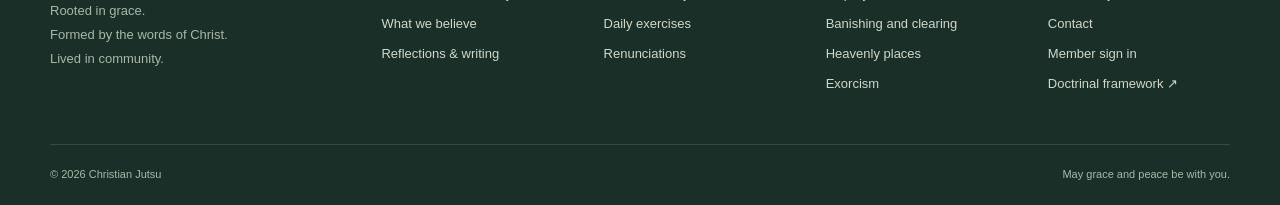
<file: exercises.html>
<!DOCTYPE html>
<html lang="en">
<head>
    <meta charset="UTF-8">
    <meta name="viewport" content="width=device-width, initial-scale=1.0">
    <title>Exercises - Christian Jutsu</title>
    <link rel="stylesheet" href="styles.css">
    <link rel="icon" href="assets/favicon.svg" type="image/svg+xml">
    <link rel="stylesheet" href="assets/css/site.css">
    <link rel="stylesheet" href="assets/css/practice.css">
</head>
<body class="practice-page">
    <!-- Navigation Bar -->
    <!-- shared-shell:start --><a class="skip-link" href="#main-content">Skip to content</a>
      <header class="site-header"><div class="site-header-inner">
        <a class="site-brand" href="index.html#/" aria-label="Christian Jutsu home"><span class="brand-mark" aria-hidden="true">✝</span><span>Christian Jutsu<small>FAITH LIVED DAILY</small></span></a>
        <button class="menu-toggle" type="button" aria-expanded="false" aria-controls="site-navigation"><span aria-hidden="true">☰</span> Menu</button>
        <nav class="site-navigation" id="site-navigation" aria-label="Main navigation">
          <a href="index.html#/">Home</a>
          <a href="about.html">About</a>
          <a href="index.html#/beliefs">Beliefs</a>
          <details class="nav-group is-active"><summary>Practice <span aria-hidden="true">⌄</span></summary><div class="nav-panel"><a href="practices.html">All practices</a><a href="exercises.html" class="is-active" aria-current="page">Daily exercises</a><a href="renunciations.html">Renunciations</a></div></details>
          <details class="nav-group"><summary>Prayers <span aria-hidden="true">⌄</span></summary><div class="nav-panel"><a href="prayers.html">All prayers</a><a href="banishing-and-clearing.html">Banishing and clearing</a><a href="heavenly-places-prayer.html">Heavenly places</a><a href="exorcism-prayer.html">Exorcism</a></div></details>
          <a href="index.html#/blog">Blog</a>
          <a href="index.html#/forum">Forum</a>
          <a href="index.html#/contact">Contact</a>


          <a class="session-button" href="index.html#/login">Sign in <span aria-hidden="true">↗</span></a>
        </nav>
      </div></header><!-- shared-shell:end --><main id="main-content" tabindex="-1">

    <!-- Page Header -->
    <section class="page-header">
        <div class="container">
            <h1>Exercises</h1>
            <p>Simple exercises to help you live out each practice with grace and consistency.</p>
        </div>
    </section>

    <!-- Intro -->
    <section class="welcome" style="padding: 3rem 0;">
        <div class="container">
            <h2>Build Steady, Grace-Filled Habits</h2>
            <p>Use these exercises to move from reading to prayer, reflection, and action. Each practice helps renew the mind and express the life already given in Christ. Your place in Him remains secure, including on days when a practice is difficult or unfinished.</p>
            <p>Read a teaching of Jesus, consider His heart and intentions, and choose a response that reflects His love. Repetition can train attention; it never purchases grace or guarantees an outcome. <a href="index.html#/beliefs?article=22">Explore the framework v2.1 teaching on abiding.</a></p>
        </div>
    </section>

    <!-- exercises:start -->
<section class="library" aria-label="Exercises by need">
<div class="container">
<div class="library-toolbar" id="library-toolbar" data-noun="exercise" data-noun-plural="exercises" hidden>
<label class="visually-hidden" for="library-search">Search exercises</label>
<input id="library-search" type="search" placeholder="Search all exercises…" autocomplete="off">
<div class="library-filters" id="library-filters" role="group" aria-label="Filter by need">
<button type="button" data-need="all" aria-pressed="true">All</button>
<button type="button" data-need="forgive" data-title="When I need to forgive" aria-pressed="false">Forgiveness</button>
</div>
<p class="library-status" id="library-status" aria-live="polite"></p>
</div>
<section class="library-group" data-group="forgive" aria-labelledby="group-forgive">
<h2 class="library-group-title" id="group-forgive">When I need to forgive</h2>
<p class="library-group-tagline">Releasing others as you've been released</p>
<details class="ritual-card library-card" id="forgiveness-release" data-needs="forgive">
<summary><h3>Forgiveness Release</h3><span class="library-meta"><span class="library-time">5 min</span><span class="library-tag">Longer</span></span></summary>
<div class="library-body">
<p>This exercise helps us release personal vengeance and practice the mercy we have already received in Christ. Forgiving others does not earn God's forgiveness or maintain salvation. It brings our responses into alignment with Jesus' heart. Forgiveness is a choice; it does not require denying harm, erasing memory, abandoning healthy boundaries, or restoring trust without change.</p>
<div class="scripture-ref"><p><strong>Deuteronomy 32:35</strong><br>Vengeance is Mine, and recompense; their foot shall slip in due time; for the day of their calamity is at hand, and the things to come hasten upon them.</p><p><strong>Read this through Jesus' call to love our enemies: entrust justice to God and let go of personal retaliation.</strong></p><p><strong>Matthew 7:1-2</strong><br>Do not judge, or you too will be judged. For in the same way you judge others, you will be judged, and with the measure you use, it will be measured to you.</p><p><strong>Release others from your judgment and leave final judgment to God: the measure of mercy you show others is the measure you will live by.</strong></p><p><strong>Matthew 5:43-45</strong><br>You have heard that it was said, &quot;You shall love your neighbor and hate your enemy.&quot; But I say to you, love your enemies and pray for those who persecute you, so that you may be sons of your Father who is in heaven; for He causes His sun to rise on the evil and the good, and sends rain on the righteous and the unrighteous.</p><p><strong>Love and pray for those who hurt you: as the Father shows kindness to the good and the evil alike, we reflect His heart when we bless our enemies.</strong></p><p><strong>Matthew 6:12, 14-15</strong><br>And forgive us our debts, as we also have forgiven our debtors. For if you forgive others for their transgressions, your heavenly Father will also forgive you. But if you do not forgive others, then your Father will not forgive your transgressions.</p><p><strong>Forgive others as God has forgiven you: unforgiveness does not undo your salvation, but it hinders your fellowship with the Father and your experience of His forgiveness.</strong></p></div>
<p>Jesus' teaching takes forgiveness seriously. The framework reads these passages through His finished work: salvation is a gift, and extending mercy expresses the grace already received. We can ask for help while difficult feelings remain.</p>
<p><strong>Practice:</strong> Spend about 5 minutes considering Jesus' teaching on forgiveness. Notice His intention of love, and begin with an honest prayer:</p>
<div class="prayer-text">"Jesus, You know what happened and how it has affected me.<br>
Because You have shown me mercy, I choose to release (Name) from my personal vengeance.<br>
Let Your words loosen the hold of bitterness and renew my mind.<br>
Help me forgive while acting with wisdom, truth, and appropriate boundaries.<br>
Show me where I need to acknowledge my own wrongs and make amends.<br>
Thank You for forgiveness already given through Christ. Teach me to walk in Your love. Amen."</div>
<div class="library-footer"><div class="library-actions"><button type="button" class="library-copy" data-copy-link hidden><span aria-hidden="true">🔗</span> <span class="library-button-label">Copy link</span></button><button type="button" class="library-close" data-close hidden><span aria-hidden="true">▴</span> <span class="library-button-label">Close</span></button></div></div>
</div>
</details>
</section>
<p class="library-no-results" id="library-no-results" hidden>No exercises match your search. Try another word, or choose All.</p>
</div>
</section>
<!-- exercises:end -->

    <!-- Call to Action -->
    <section class="rituals-cta">
        <div class="container">
            <h2>Practice, Reflect, Repeat</h2>
            <p>Grace remains constant while attention and habits grow with practice. Choose one exercise, journal what you notice, and return with trust in the Spirit's work. A feeling or visible result is not the measure of your secure identity in Christ.</p>
            <a href="practices.html" class="btn">Return to Practice Guides</a>
        </div>
    </section>

    <!-- Footer -->
    </main><!-- shared-footer:start --><footer class="site-footer"><div class="footer-grid">
      <div><a class="footer-brand" href="index.html#/">✝ Our church</a><p>Rooted in grace.<br>Formed by the words of Christ.<br>Lived in community.</p></div>
      <div><h2>Discover</h2><a href="about.html">Our church community</a><a href="index.html#/beliefs">What we believe</a><a href="index.html#/blog">Reflections &amp; writing</a></div>
      <div><h2>Practice</h2><a href="practices.html">Practice library</a><a href="exercises.html">Daily exercises</a><a href="renunciations.html">Renunciations</a></div>
      <div><h2>Prayers</h2><a href="prayers.html">All prayers</a><a href="banishing-and-clearing.html">Banishing and clearing</a><a href="heavenly-places-prayer.html">Heavenly places</a><a href="exorcism-prayer.html">Exorcism</a></div>
      <div><h2>Connect</h2><a href="index.html#/forum">Community forum</a><a href="index.html#/contact">Contact</a><a href="index.html#/login">Member sign in</a><a href="docs/christian-jutsu-framework-v2.1.md" download>Doctrinal framework ↗</a></div>
    </div><div class="footer-bottom"><span>© 2026 Christian Jutsu</span><span>May grace and peace be with you.</span></div></footer><!-- shared-footer:end -->

    <script src="assets/js/shared-shell.js"></script>
    <script src="script.js"></script>
    <script src="assets/js/library-page.js"></script>
</body>
</html>
</file>
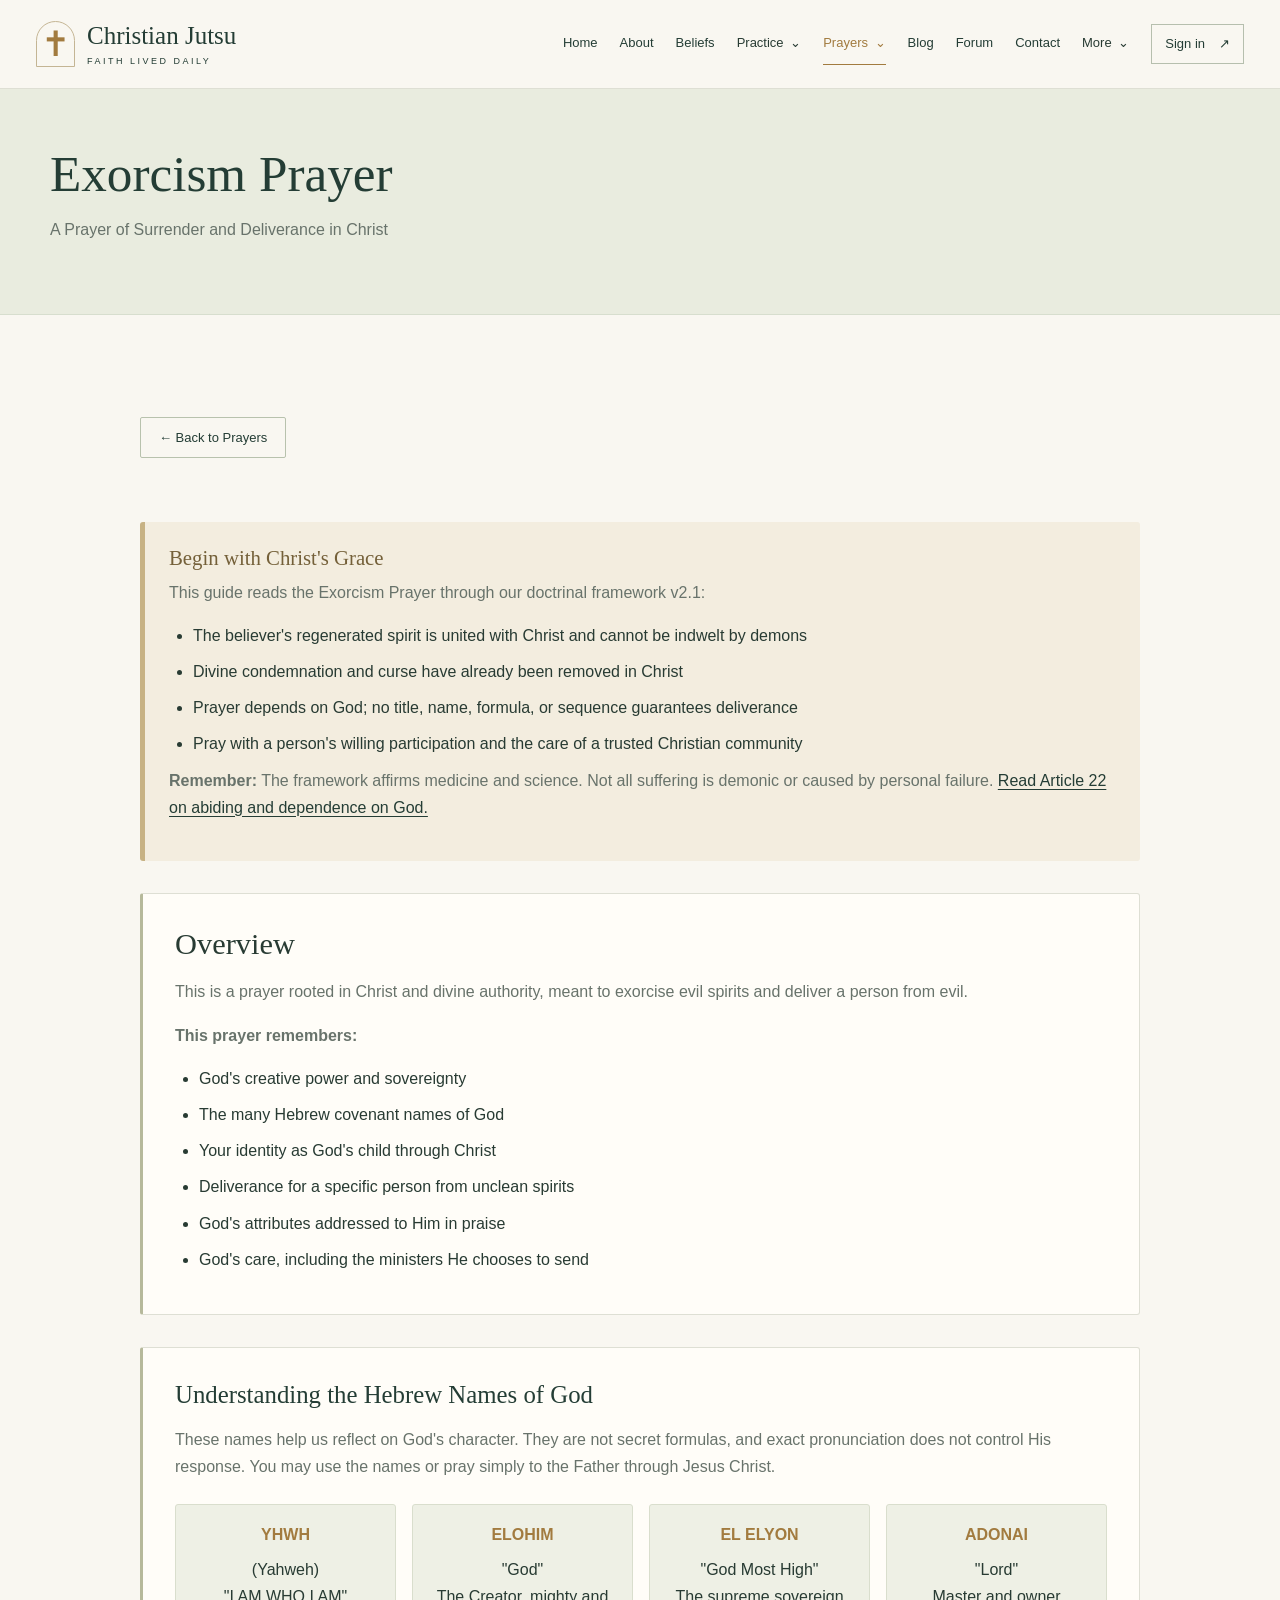
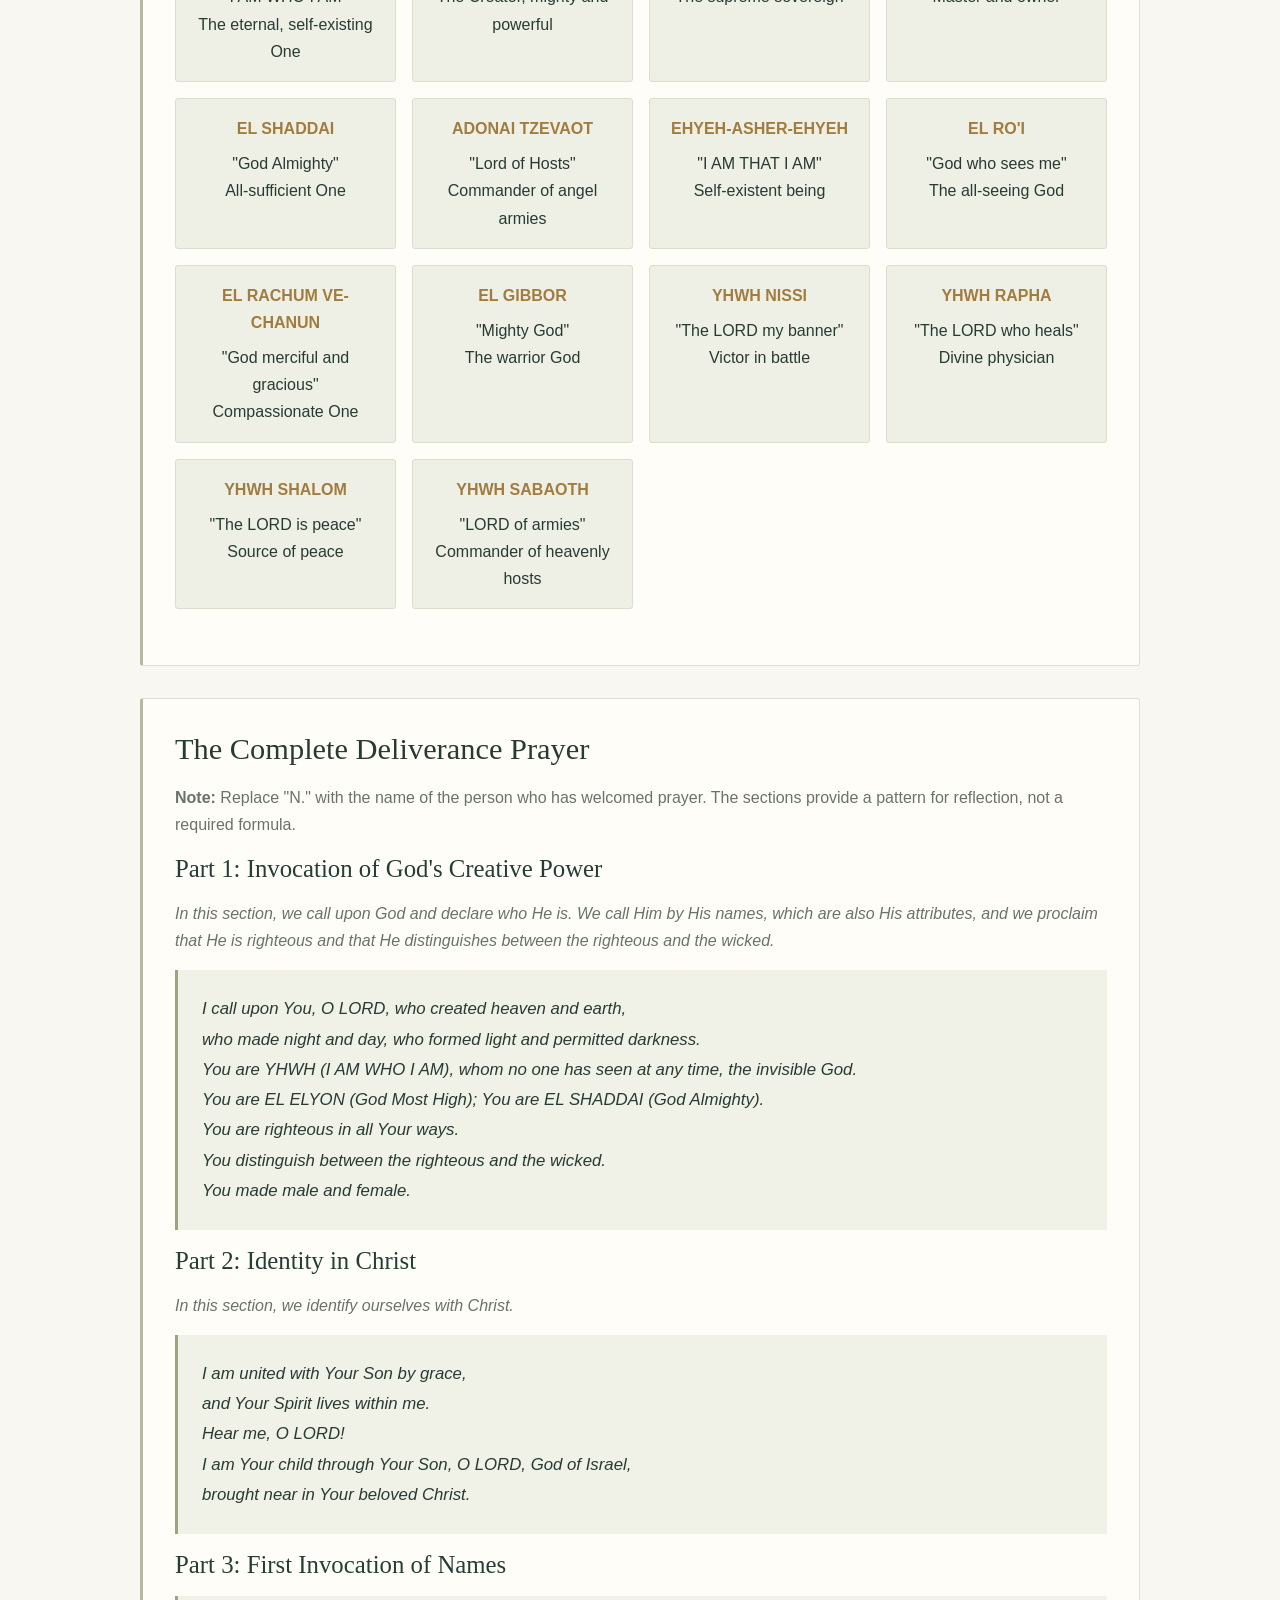
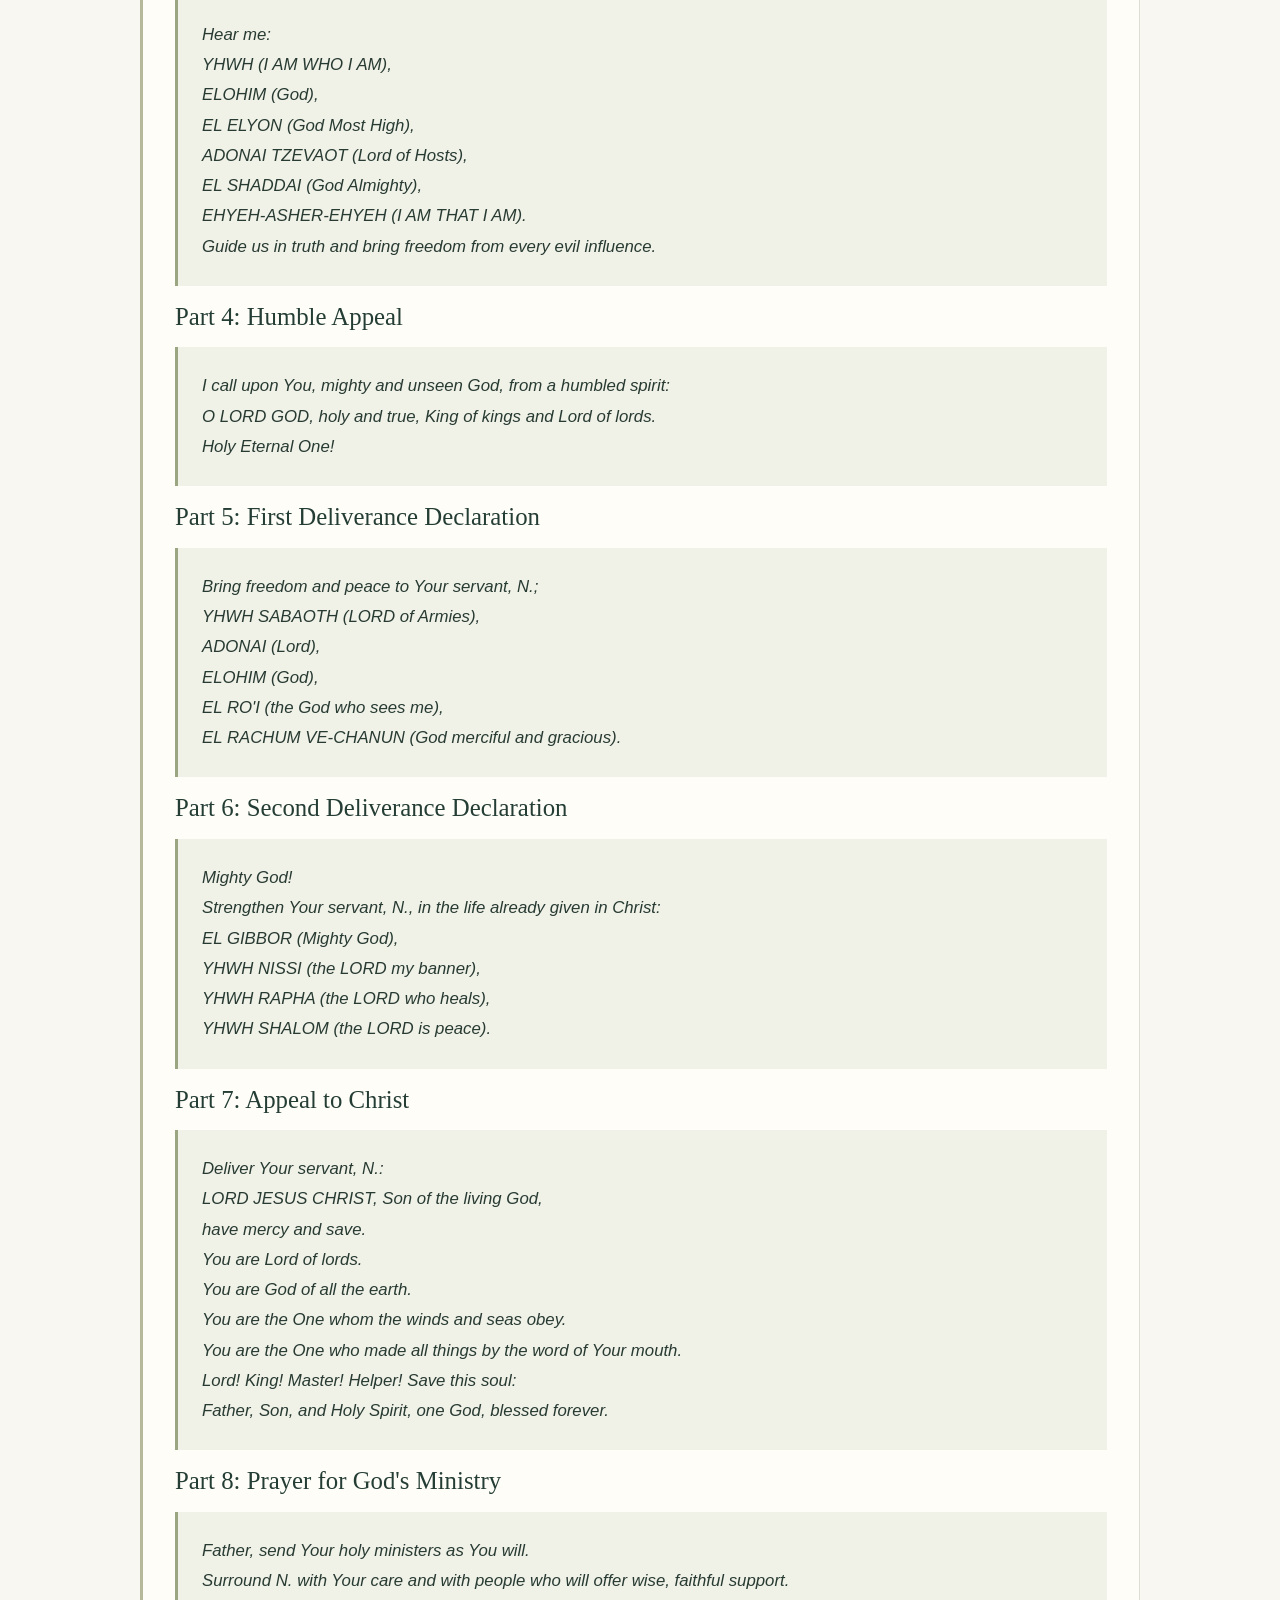
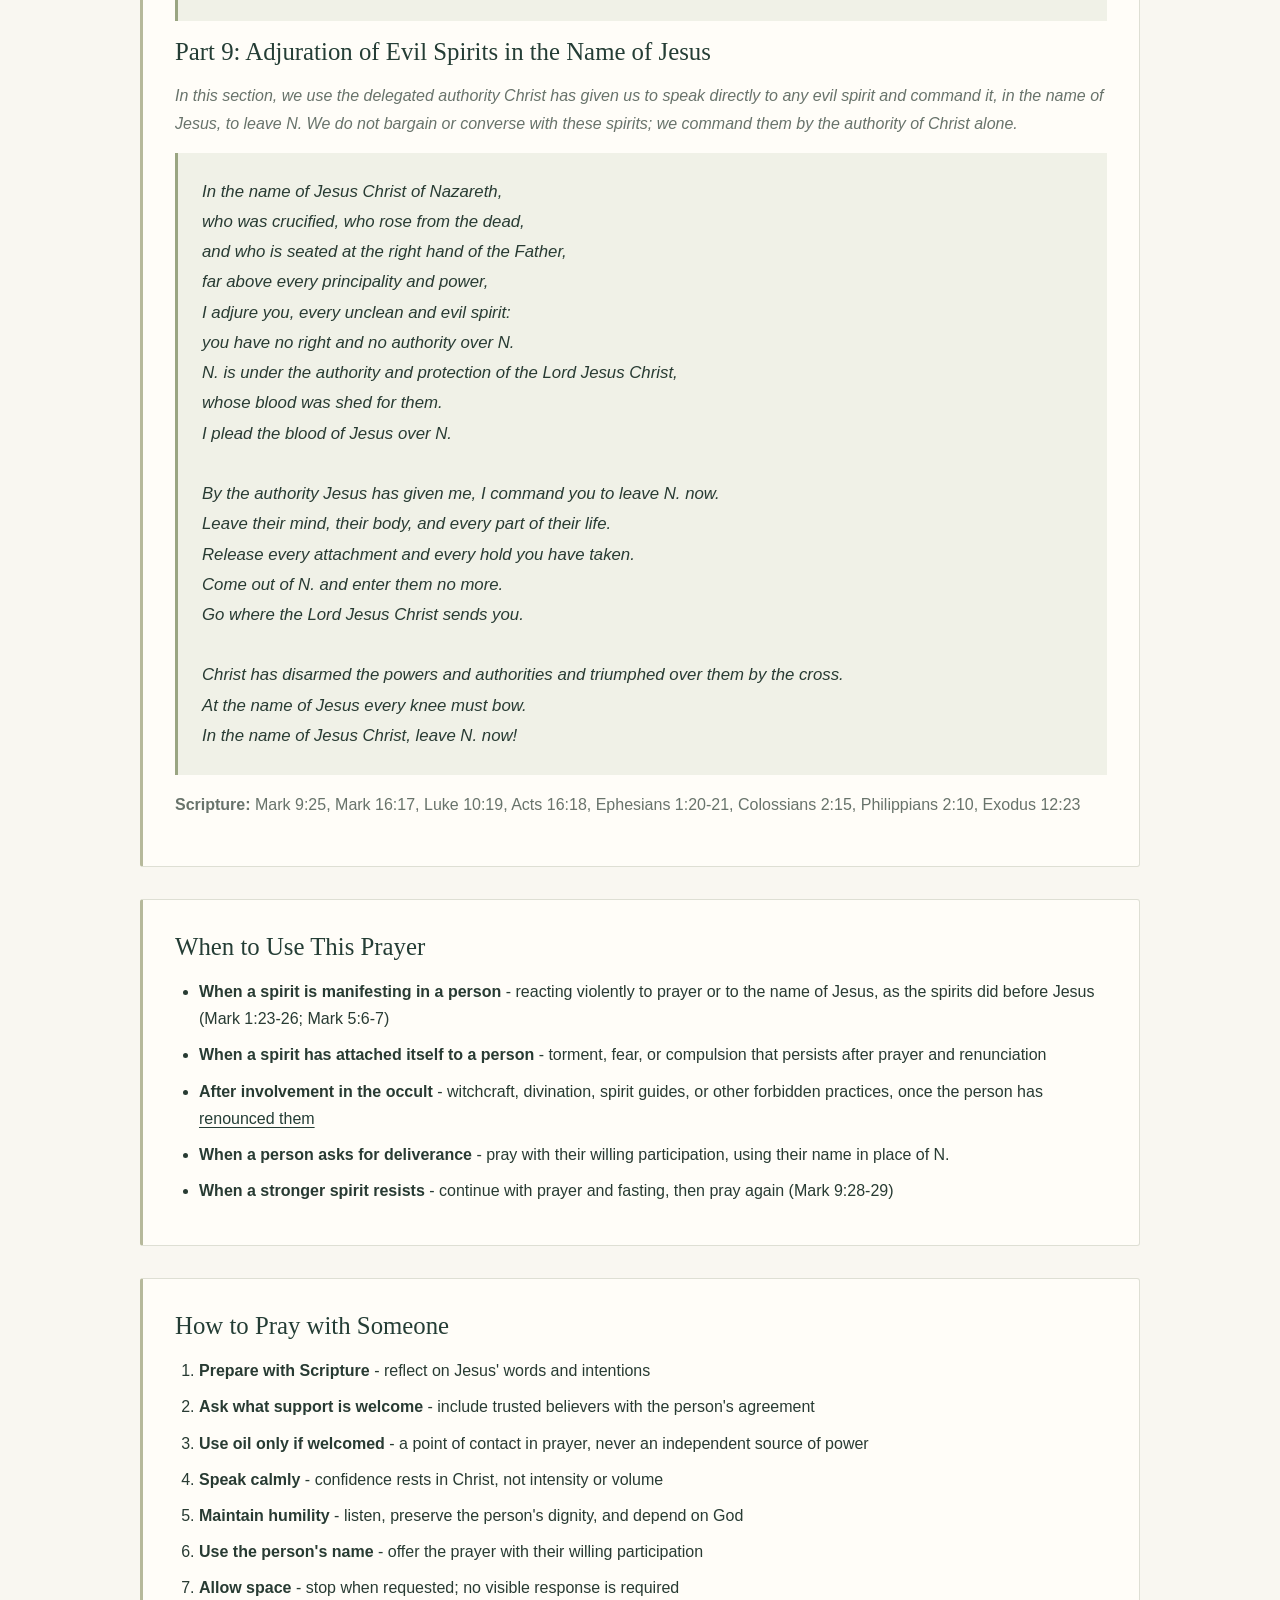
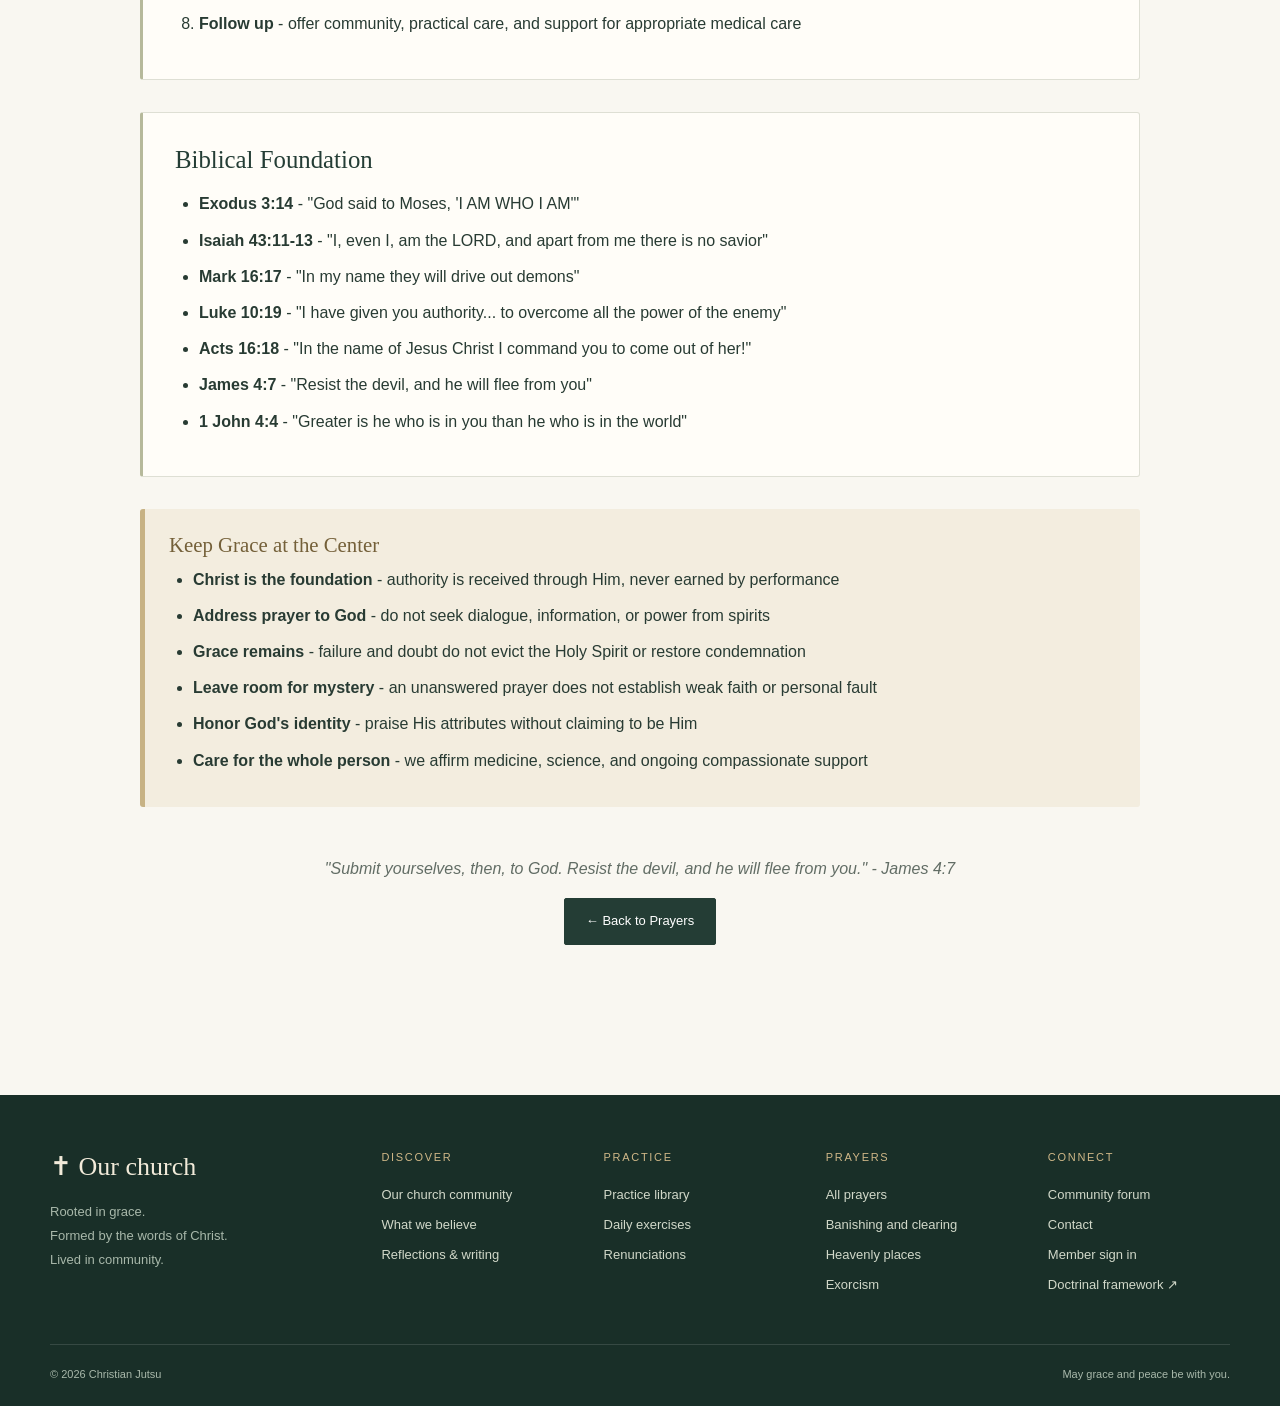
<file: exorcism-prayer.html>
<!DOCTYPE html>
<html lang="en">
<head>
    <meta charset="UTF-8">
    <meta name="viewport" content="width=device-width, initial-scale=1.0">
    <title>Exorcism Prayer Guide - Christian Jutsu</title>
    <link rel="stylesheet" href="styles.css">
    <style>
        .guide-container {
            max-width: 900px;
            margin: 0 auto;
            padding: 2rem;
        }
        .guide-step {
            background: white;
            padding: 2rem;
            margin-bottom: 2rem;
            border-radius: 10px;
            box-shadow: 0 4px 15px rgba(0, 0, 0, 0.1);
            border-left: 5px solid var(--primary-gold);
        }
        .guide-step h3 {
            color: var(--soft-blue);
            margin-bottom: 1rem;
        }
        .prayer-text {
            background: var(--light-cream);
            padding: 1.5rem;
            border-left: 3px solid var(--primary-gold);
            margin: 1rem 0;
            font-style: italic;
            line-height: 1.8;
            font-size: 1.05rem;
        }
        .back-button {
            display: inline-block;
            margin-bottom: 2rem;
            padding: 0.75rem 1.5rem;
            background: var(--soft-blue);
            color: white;
            border-radius: 5px;
            text-decoration: none;
        }
        .back-button:hover {
            background: #5a8ec5;
        }
        .warning-box {
            background: #fff3cd;
            border-left: 5px solid #ffc107;
            padding: 1.5rem;
            margin: 2rem 0;
            border-radius: 5px;
        }
        .warning-box h4 {
            color: #856404;
            margin-bottom: 0.5rem;
        }
        .names-grid {
            display: grid;
            grid-template-columns: repeat(auto-fit, minmax(200px, 1fr));
            gap: 1rem;
            margin: 1.5rem 0;
        }
        .name-card {
            background: var(--light-cream);
            padding: 1rem;
            border-radius: 5px;
            text-align: center;
        }
        .name-card strong {
            color: var(--primary-gold);
            display: block;
            margin-bottom: 0.5rem;
        }
        @media (max-width: 768px) {
            .names-grid {
                grid-template-columns: 1fr;
            }
        }
    </style>
    <link rel="icon" href="assets/favicon.svg" type="image/svg+xml">
    <link rel="stylesheet" href="assets/css/site.css">
    <link rel="stylesheet" href="assets/css/practice.css">
</head>
<body class="practice-page">
    <!-- Navigation Bar -->
    <!-- shared-shell:start --><a class="skip-link" href="#main-content">Skip to content</a>
      <header class="site-header"><div class="site-header-inner">
        <a class="site-brand" href="index.html#/" aria-label="Christian Jutsu home"><span class="brand-mark" aria-hidden="true">✝</span><span>Christian Jutsu<small>FAITH LIVED DAILY</small></span></a>
        <button class="menu-toggle" type="button" aria-expanded="false" aria-controls="site-navigation"><span aria-hidden="true">☰</span> Menu</button>
        <nav class="site-navigation" id="site-navigation" aria-label="Main navigation">
          <a href="index.html#/">Home</a>
          <a href="about.html">About</a>
          <a href="index.html#/beliefs">Beliefs</a>
          <details class="nav-group"><summary>Practice <span aria-hidden="true">⌄</span></summary><div class="nav-panel"><a href="practices.html">All practices</a><a href="exercises.html">Daily exercises</a><a href="renunciations.html">Renunciations</a></div></details>
          <details class="nav-group is-active"><summary>Prayers <span aria-hidden="true">⌄</span></summary><div class="nav-panel"><a href="prayers.html">All prayers</a><a href="banishing-and-clearing.html">Banishing and clearing</a><a href="heavenly-places-prayer.html">Heavenly places</a><a href="exorcism-prayer.html" class="is-active" aria-current="page">Exorcism</a></div></details>
          <a href="index.html#/blog">Blog</a>
          <a href="index.html#/forum">Forum</a>
          <a href="index.html#/contact">Contact</a>


          <a class="session-button" href="index.html#/login">Sign in <span aria-hidden="true">↗</span></a>
        </nav>
      </div></header><!-- shared-shell:end --><main id="main-content" tabindex="-1">

    <!-- Page Header -->
    <section class="page-header">
        <div class="container">
            <h1>Exorcism Prayer</h1>
            <p>A Prayer of Surrender and Deliverance in Christ</p>
        </div>
    </section>

    <!-- Guide Content -->
    <section style="padding: 4rem 0; background-color: var(--warm-white);">
        <div class="guide-container">
            <a href="prayers.html#exorcism" class="back-button">← Back to Prayers</a>

            <!-- Warning Box -->
            <div class="warning-box">
                <h4>Begin with Christ's Grace</h4>
                <p>This guide reads the Exorcism Prayer through our doctrinal framework v2.1:</p>
                <ul>
                    <li>The believer's regenerated spirit is united with Christ and cannot be indwelt by demons</li>
                    <li>Divine condemnation and curse have already been removed in Christ</li>
                    <li>Prayer depends on God; no title, name, formula, or sequence guarantees deliverance</li>
                    <li>Pray with a person's willing participation and the care of a trusted Christian community</li>
                </ul>
                <p><strong>Remember:</strong> The framework affirms medicine and science. Not all suffering is demonic or caused by personal failure. <a href="index.html#/beliefs?article=22">Read Article 22 on abiding and dependence on God.</a></p>
            </div>

            <!-- Overview -->
            <div class="guide-step">
                <h2>Overview</h2>
                <p>This is a prayer rooted in Christ and divine authority, meant to exorcise evil spirits and deliver a person from evil.</p>
                <p><strong>This prayer remembers:</strong></p>
                <ul>
                    <li>God's creative power and sovereignty</li>
                    <li>The many Hebrew covenant names of God</li>
                    <li>Your identity as God's child through Christ</li>
                    <li>Deliverance for a specific person from unclean spirits</li>
                    <li>God's attributes addressed to Him in praise</li>
                    <li>God's care, including the ministers He chooses to send</li>
                </ul>
            </div>

            <!-- Hebrew Names -->
            <div class="guide-step">
                <h3>Understanding the Hebrew Names of God</h3>
                <p>These names help us reflect on God's character. They are not secret formulas, and exact pronunciation does not control His response. You may use the names or pray simply to the Father through Jesus Christ.</p>

                <div class="names-grid">
                    <div class="name-card">
                        <strong>YHWH</strong>
                        (Yahweh)<br>
                        "I AM WHO I AM"<br>
                        The eternal, self-existing One
                    </div>
                    <div class="name-card">
                        <strong>ELOHIM</strong>
                        "God"<br>
                        The Creator, mighty and powerful
                    </div>
                    <div class="name-card">
                        <strong>EL ELYON</strong>
                        "God Most High"<br>
                        The supreme sovereign
                    </div>
                    <div class="name-card">
                        <strong>ADONAI</strong>
                        "Lord"<br>
                        Master and owner
                    </div>
                    <div class="name-card">
                        <strong>EL SHADDAI</strong>
                        "God Almighty"<br>
                        All-sufficient One
                    </div>
                    <div class="name-card">
                        <strong>ADONAI TZEVAOT</strong>
                        "Lord of Hosts"<br>
                        Commander of angel armies
                    </div>
                    <div class="name-card">
                        <strong>EHYEH-ASHER-EHYEH</strong>
                        "I AM THAT I AM"<br>
                        Self-existent being
                    </div>
                    <div class="name-card">
                        <strong>EL RO'I</strong>
                        "God who sees me"<br>
                        The all-seeing God
                    </div>
                    <div class="name-card">
                        <strong>EL RACHUM VE-CHANUN</strong>
                        "God merciful and gracious"<br>
                        Compassionate One
                    </div>
                    <div class="name-card">
                        <strong>EL GIBBOR</strong>
                        "Mighty God"<br>
                        The warrior God
                    </div>
                    <div class="name-card">
                        <strong>YHWH NISSI</strong>
                        "The LORD my banner"<br>
                        Victor in battle
                    </div>
                    <div class="name-card">
                        <strong>YHWH RAPHA</strong>
                        "The LORD who heals"<br>
                        Divine physician
                    </div>
                    <div class="name-card">
                        <strong>YHWH SHALOM</strong>
                        "The LORD is peace"<br>
                        Source of peace
                    </div>
                    <div class="name-card">
                        <strong>YHWH SABAOTH</strong>
                        "LORD of armies"<br>
                        Commander of heavenly hosts
                    </div>
                </div>
            </div>

            <!-- The Complete Prayer -->
            <div class="guide-step">
                <h2>The Complete Deliverance Prayer</h2>
                <p><strong>Note:</strong> Replace "N." with the name of the person who has welcomed prayer. The sections provide a pattern for reflection, not a required formula.</p>

                <h3>Part 1: Invocation of God's Creative Power</h3>
                <p><em>In this section, we call upon God and declare who He is. We call Him by His names, which are also His attributes, and we proclaim that He is righteous and that He distinguishes between the righteous and the wicked.</em></p>
                <div class="prayer-text">
                    I call upon You, O LORD, who created heaven and earth,<br>
                    who made night and day, who formed light and permitted darkness.<br>
                    You are YHWH (I AM WHO I AM), whom no one has seen at any time, the invisible God.<br>
                    You are EL ELYON (God Most High); You are EL SHADDAI (God Almighty).<br>
                    You are righteous in all Your ways.<br>
                    You distinguish between the righteous and the wicked.<br>
                    You made male and female.
                </div>

                <h3>Part 2: Identity in Christ</h3>
                <p><em>In this section, we identify ourselves with Christ.</em></p>
                <div class="prayer-text">
                    I am united with Your Son by grace,<br>
                    and Your Spirit lives within me.<br>
                    Hear me, O LORD!<br>
                    I am Your child through Your Son, O LORD, God of Israel,<br>
                    brought near in Your beloved Christ.
                </div>

                <h3>Part 3: First Invocation of Names</h3>
                <div class="prayer-text">
                    Hear me:<br>
                    YHWH (I AM WHO I AM),<br>
                    ELOHIM (God),<br>
                    EL ELYON (God Most High),<br>
                    ADONAI TZEVAOT (Lord of Hosts),<br>
                    EL SHADDAI (God Almighty),<br>
                    EHYEH-ASHER-EHYEH (I AM THAT I AM).<br>
                    Guide us in truth and bring freedom from every evil influence.
                </div>

                <h3>Part 4: Humble Appeal</h3>
                <div class="prayer-text">
                    I call upon You, mighty and unseen God, from a humbled spirit:<br>
                    O LORD GOD, holy and true, King of kings and Lord of lords.<br>
                    Holy Eternal One!
                </div>

                <h3>Part 5: First Deliverance Declaration</h3>
                <div class="prayer-text">
                    Bring freedom and peace to Your servant, N.;<br>
                    YHWH SABAOTH (LORD of Armies),<br>
                    ADONAI (Lord),<br>
                    ELOHIM (God),<br>
                    EL RO'I (the God who sees me),<br>
                    EL RACHUM VE-CHANUN (God merciful and gracious).
                </div>

                <h3>Part 6: Second Deliverance Declaration</h3>
                <div class="prayer-text">
                    Mighty God!<br>
                    Strengthen Your servant, N., in the life already given in Christ:<br>
                    EL GIBBOR (Mighty God),<br>
                    YHWH NISSI (the LORD my banner),<br>
                    YHWH RAPHA (the LORD who heals),<br>
                    YHWH SHALOM (the LORD is peace).
                </div>

                <h3>Part 7: Appeal to Christ</h3>
                <div class="prayer-text">
                    Deliver Your servant, N.:<br>
                    LORD JESUS CHRIST, Son of the living God,<br>
                    have mercy and save.<br>
                    You are Lord of lords.<br>
                    You are God of all the earth.<br>
                    You are the One whom the winds and seas obey.<br>
                    You are the One who made all things by the word of Your mouth.<br>
                    Lord! King! Master! Helper! Save this soul:<br>
                    Father, Son, and Holy Spirit, one God, blessed forever.
                </div>

                <h3>Part 8: Prayer for God's Ministry</h3>
                <div class="prayer-text">
                    Father, send Your holy ministers as You will.<br>
                    Surround N. with Your care and with people who will offer wise, faithful support.
                </div>

                <h3>Part 9: Adjuration of Evil Spirits in the Name of Jesus</h3>
                <p><em>In this section, we use the delegated authority Christ has given us to speak directly to any evil spirit and command it, in the name of Jesus, to leave N. We do not bargain or converse with these spirits; we command them by the authority of Christ alone.</em></p>
                <div class="prayer-text">
                    In the name of Jesus Christ of Nazareth,<br>
                    who was crucified, who rose from the dead,<br>
                    and who is seated at the right hand of the Father,<br>
                    far above every principality and power,<br>
                    I adjure you, every unclean and evil spirit:<br>
                    you have no right and no authority over N.<br>
                    N. is under the authority and protection of the Lord Jesus Christ,<br>
                    whose blood was shed for them.<br>
                    I plead the blood of Jesus over N.<br><br>

                    By the authority Jesus has given me, I command you to leave N. now.<br>
                    Leave their mind, their body, and every part of their life.<br>
                    Release every attachment and every hold you have taken.<br>
                    Come out of N. and enter them no more.<br>
                    Go where the Lord Jesus Christ sends you.<br><br>

                    Christ has disarmed the powers and authorities and triumphed over them by the cross.<br>
                    At the name of Jesus every knee must bow.<br>
                    In the name of Jesus Christ, leave N. now!
                </div>
                <p><strong>Scripture:</strong> Mark 9:25, Mark 16:17, Luke 10:19, Acts 16:18, Ephesians 1:20-21, Colossians 2:15, Philippians 2:10, Exodus 12:23</p>
            </div>

            <!-- When to Use -->
            <div class="guide-step">
                <h3>When to Use This Prayer</h3>
                <ul>
                    <li><strong>When a spirit is manifesting in a person</strong> - reacting violently to prayer or to the name of Jesus, as the spirits did before Jesus (Mark 1:23-26; Mark 5:6-7)</li>
                    <li><strong>When a spirit has attached itself to a person</strong> - torment, fear, or compulsion that persists after prayer and renunciation</li>
                    <li><strong>After involvement in the occult</strong> - witchcraft, divination, spirit guides, or other forbidden practices, once the person has <a href="renunciations.html#witchcraft-and-occult">renounced them</a></li>
                    <li><strong>When a person asks for deliverance</strong> - pray with their willing participation, using their name in place of N.</li>
                    <li><strong>When a stronger spirit resists</strong> - continue with prayer and fasting, then pray again (Mark 9:28-29)</li>
                </ul>
            </div>

            <!-- How to Perform -->
            <div class="guide-step">
                <h3>How to Pray with Someone</h3>
                <ol>
                    <li><strong>Prepare with Scripture</strong> - reflect on Jesus' words and intentions</li>
                    <li><strong>Ask what support is welcome</strong> - include trusted believers with the person's agreement</li>
                    <li><strong>Use oil only if welcomed</strong> - a point of contact in prayer, never an independent source of power</li>
                    <li><strong>Speak calmly</strong> - confidence rests in Christ, not intensity or volume</li>
                    <li><strong>Maintain humility</strong> - listen, preserve the person's dignity, and depend on God</li>
                    <li><strong>Use the person's name</strong> - offer the prayer with their willing participation</li>
                    <li><strong>Allow space</strong> - stop when requested; no visible response is required</li>
                    <li><strong>Follow up</strong> - offer community, practical care, and support for appropriate medical care</li>
                </ol>
            </div>

            <!-- Biblical Foundation -->
            <div class="guide-step">
                <h3>Biblical Foundation</h3>
                <ul>
                    <li><strong>Exodus 3:14</strong> - "God said to Moses, 'I AM WHO I AM'"</li>
                    <li><strong>Isaiah 43:11-13</strong> - "I, even I, am the LORD, and apart from me there is no savior"</li>
                    <li><strong>Mark 16:17</strong> - "In my name they will drive out demons"</li>
                    <li><strong>Luke 10:19</strong> - "I have given you authority... to overcome all the power of the enemy"</li>
                    <li><strong>Acts 16:18</strong> - "In the name of Jesus Christ I command you to come out of her!"</li>
                    <li><strong>James 4:7</strong> - "Resist the devil, and he will flee from you"</li>
                    <li><strong>1 John 4:4</strong> - "Greater is he who is in you than he who is in the world"</li>
                </ul>
            </div>

            <!-- Critical Warnings -->
            <div class="warning-box">
                <h4>Keep Grace at the Center</h4>
                <ul>
                    <li><strong>Christ is the foundation</strong> - authority is received through Him, never earned by performance</li>
                    <li><strong>Address prayer to God</strong> - do not seek dialogue, information, or power from spirits</li>
                    <li><strong>Grace remains</strong> - failure and doubt do not evict the Holy Spirit or restore condemnation</li>
                    <li><strong>Leave room for mystery</strong> - an unanswered prayer does not establish weak faith or personal fault</li>
                    <li><strong>Honor God's identity</strong> - praise His attributes without claiming to be Him</li>
                    <li><strong>Care for the whole person</strong> - we affirm medicine, science, and ongoing compassionate support</li>
                </ul>
            </div>

            <div style="text-align: center; margin: 3rem 0;">
                <p style="font-style: italic; color: var(--text-light);">"Submit yourselves, then, to God. Resist the devil, and he will flee from you." - James 4:7</p>
                <a href="prayers.html#exorcism" class="btn">← Back to Prayers</a>
            </div>
        </div>
    </section>

    <!-- Footer -->
    </main><!-- shared-footer:start --><footer class="site-footer"><div class="footer-grid">
      <div><a class="footer-brand" href="index.html#/">✝ Our church</a><p>Rooted in grace.<br>Formed by the words of Christ.<br>Lived in community.</p></div>
      <div><h2>Discover</h2><a href="about.html">Our church community</a><a href="index.html#/beliefs">What we believe</a><a href="index.html#/blog">Reflections &amp; writing</a></div>
      <div><h2>Practice</h2><a href="practices.html">Practice library</a><a href="exercises.html">Daily exercises</a><a href="renunciations.html">Renunciations</a></div>
      <div><h2>Prayers</h2><a href="prayers.html">All prayers</a><a href="banishing-and-clearing.html">Banishing and clearing</a><a href="heavenly-places-prayer.html">Heavenly places</a><a href="exorcism-prayer.html">Exorcism</a></div>
      <div><h2>Connect</h2><a href="index.html#/forum">Community forum</a><a href="index.html#/contact">Contact</a><a href="index.html#/login">Member sign in</a><a href="docs/christian-jutsu-framework-v2.1.md" download>Doctrinal framework ↗</a></div>
    </div><div class="footer-bottom"><span>© 2026 Christian Jutsu</span><span>May grace and peace be with you.</span></div></footer><!-- shared-footer:end -->

    <script src="assets/js/shared-shell.js"></script>
    <script src="script.js"></script>
</body>
</html>
</file>
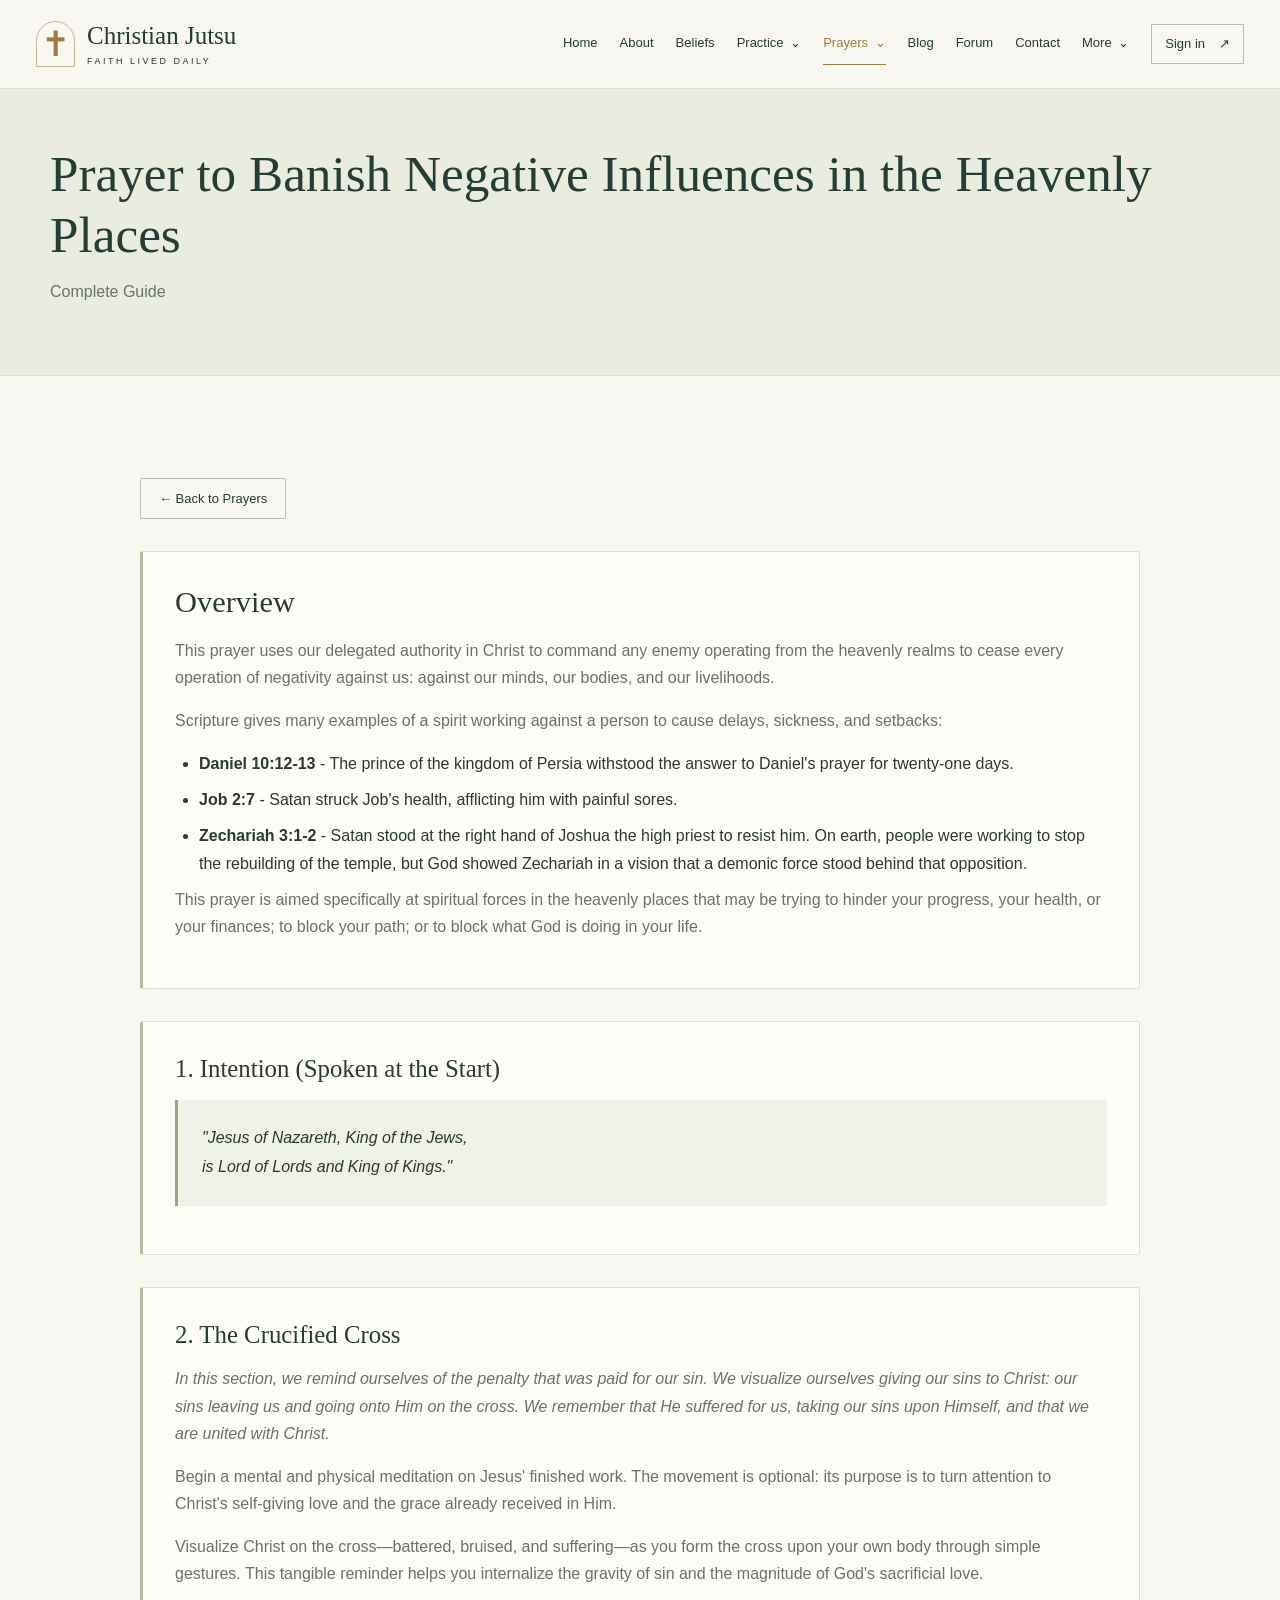
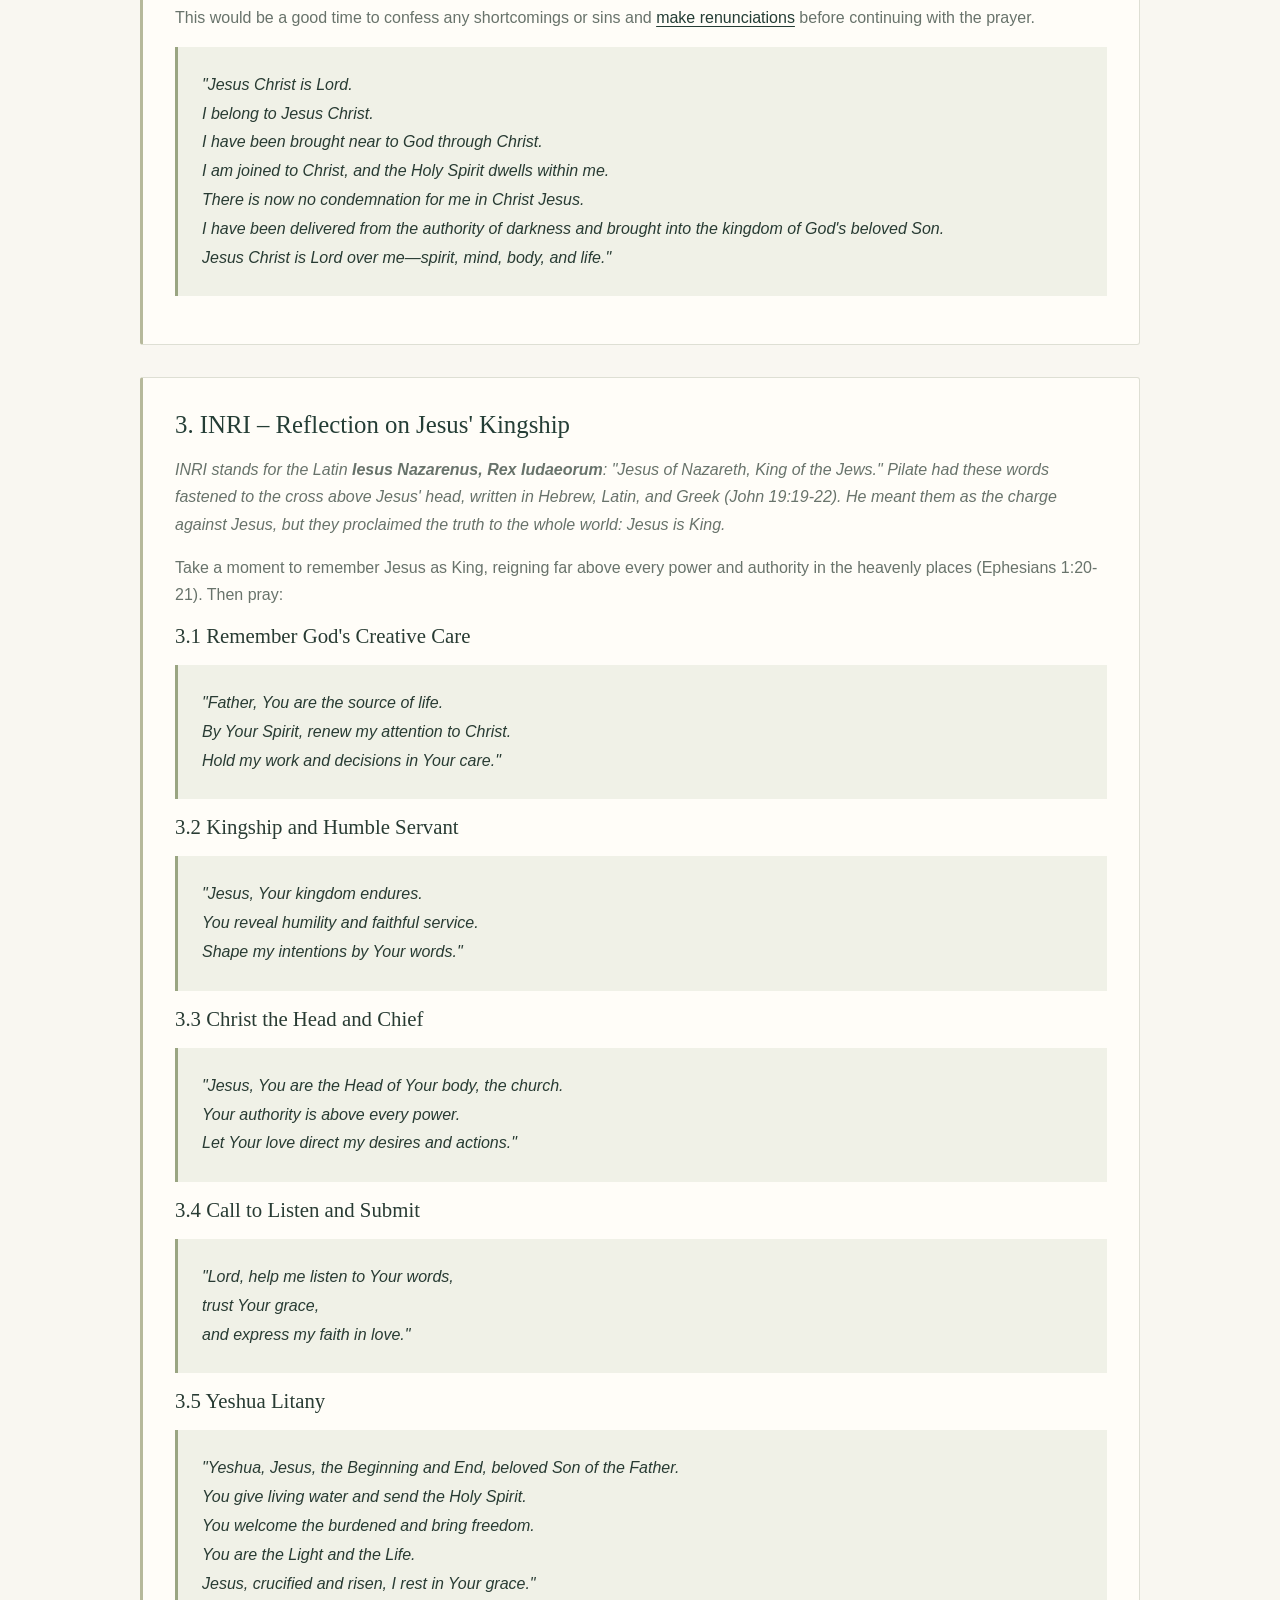
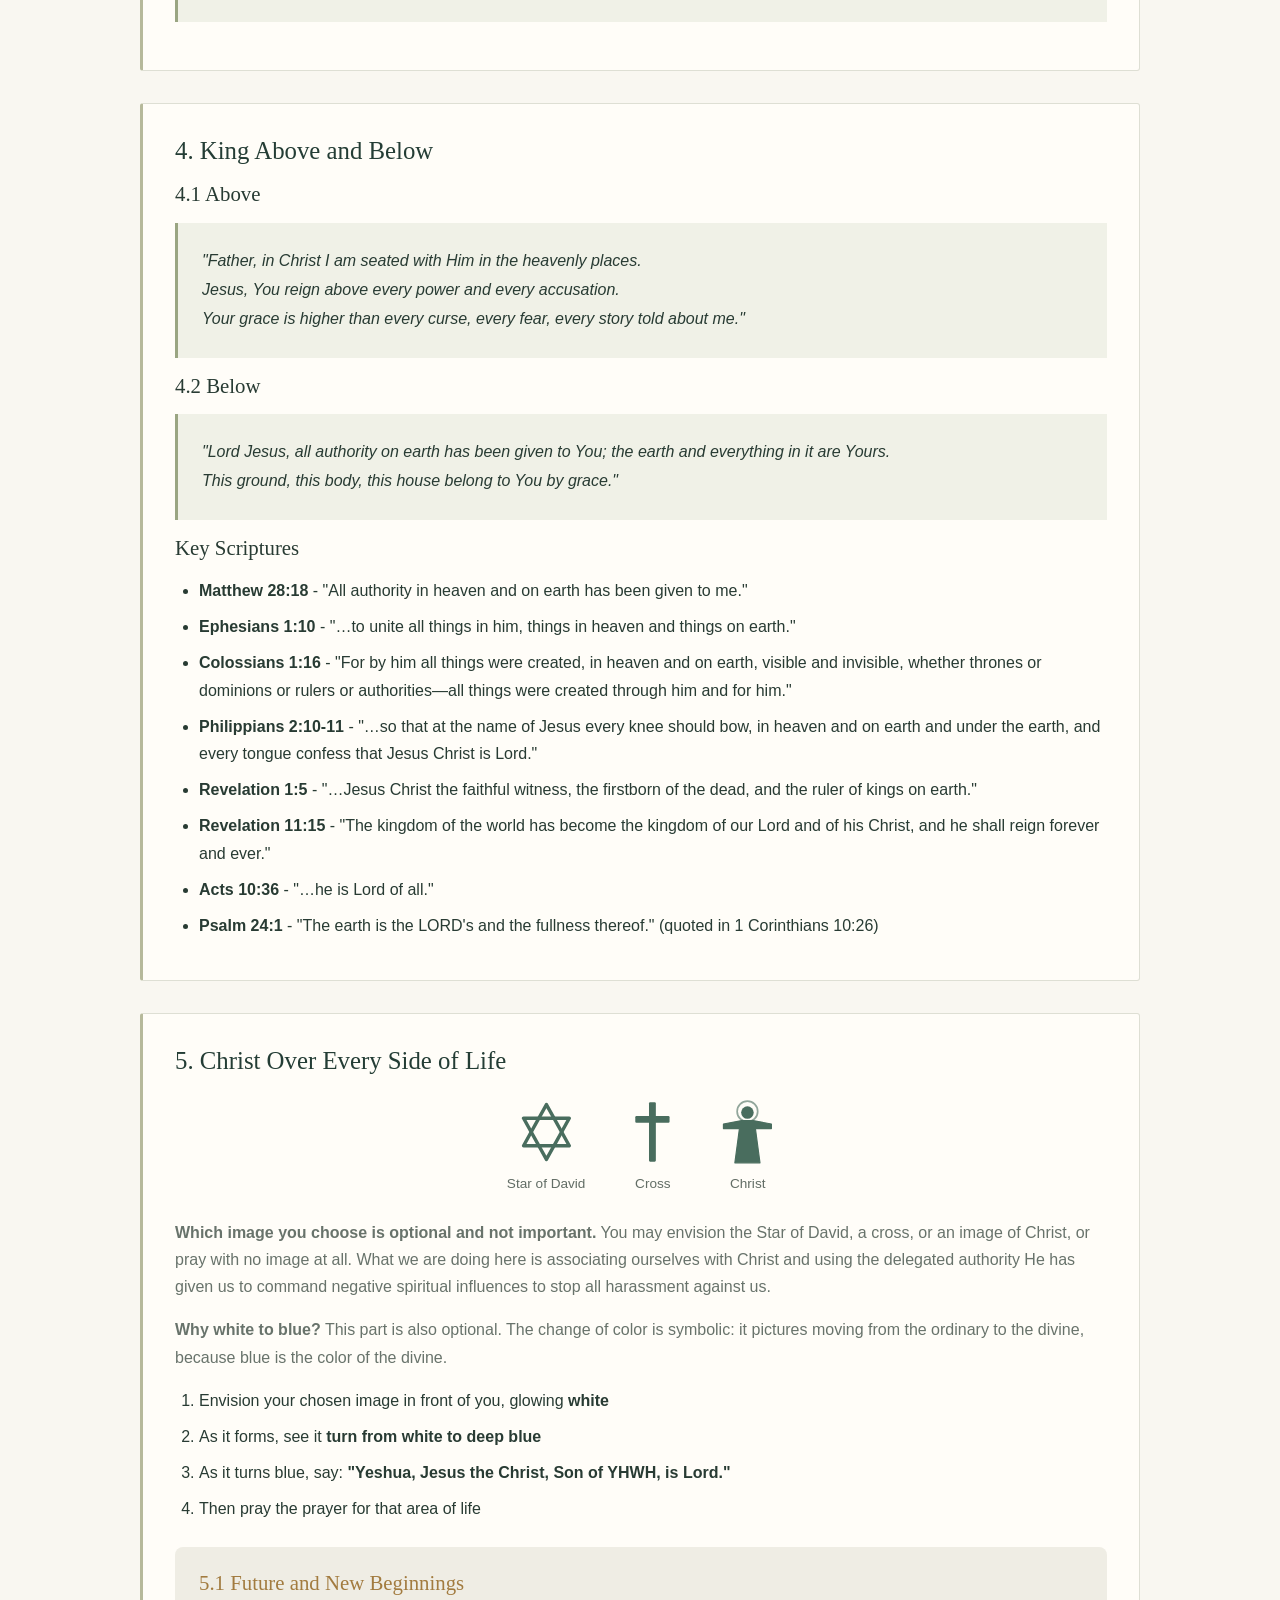
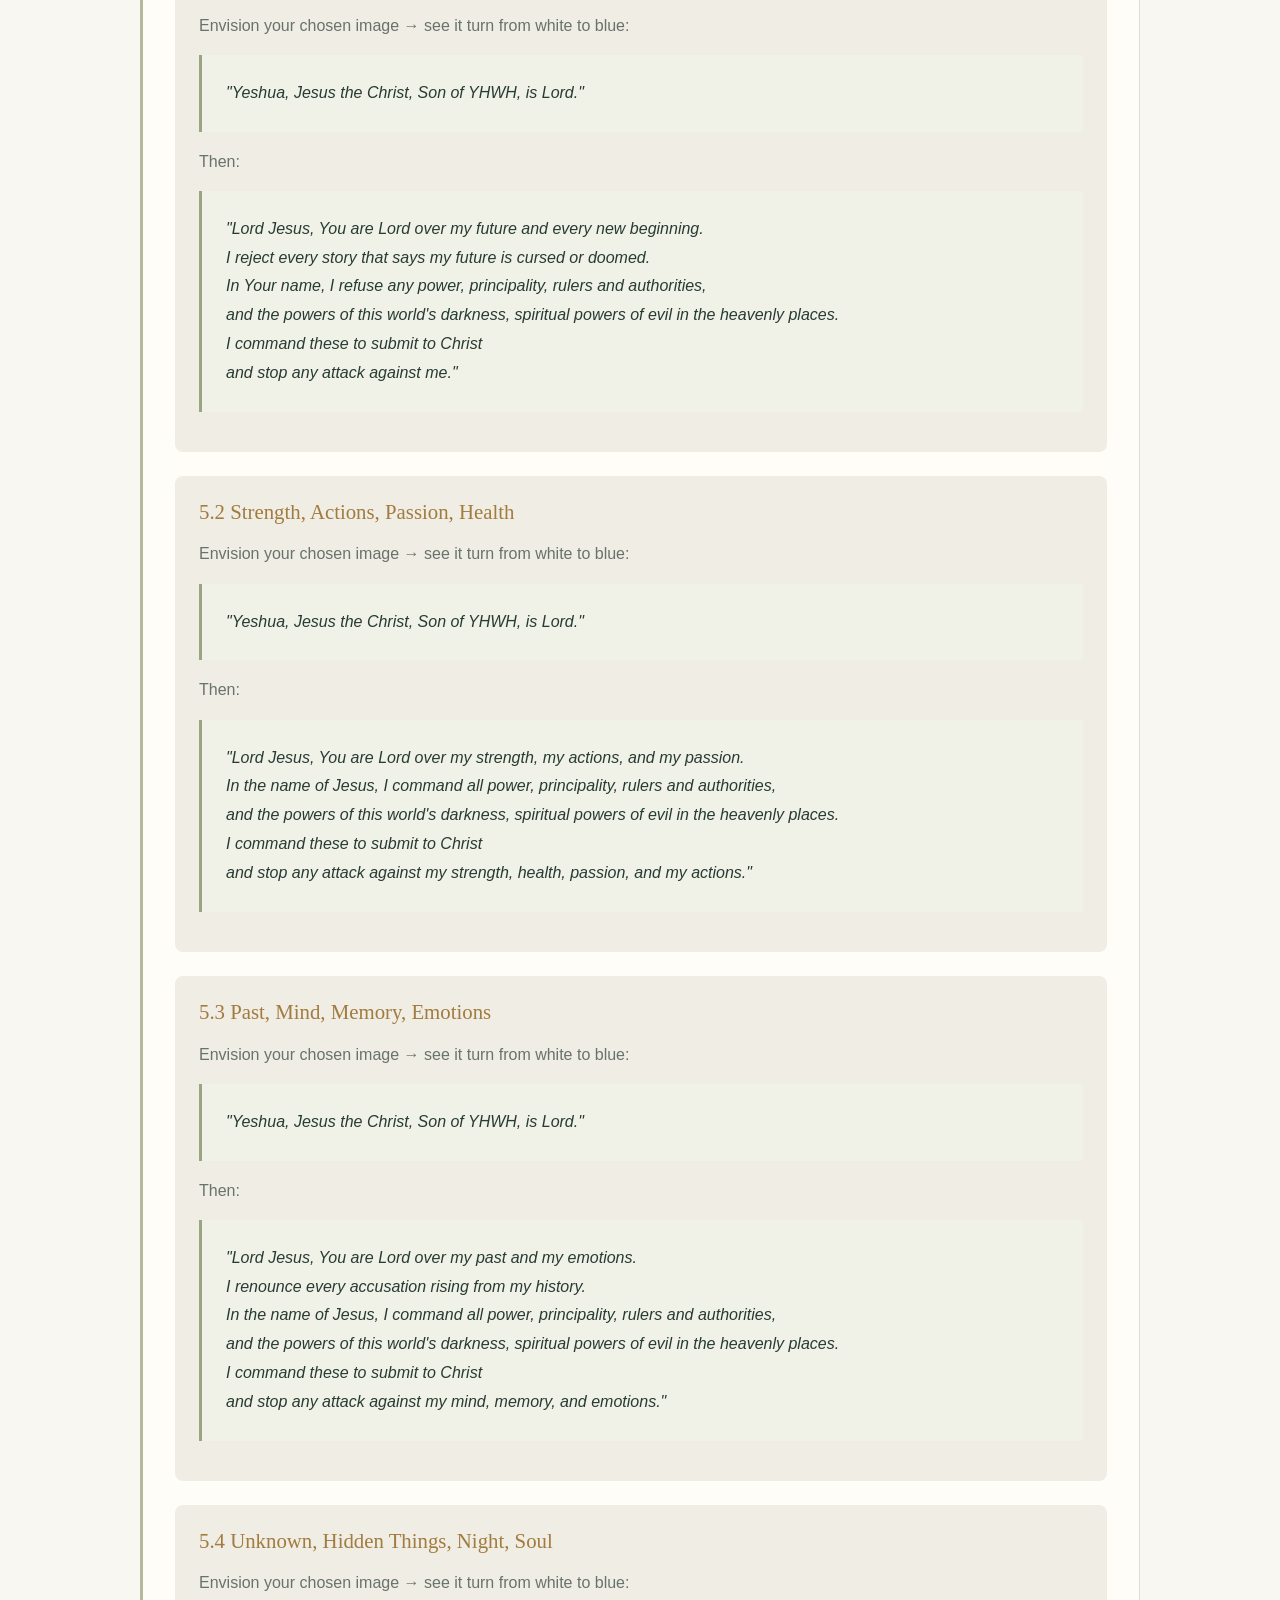
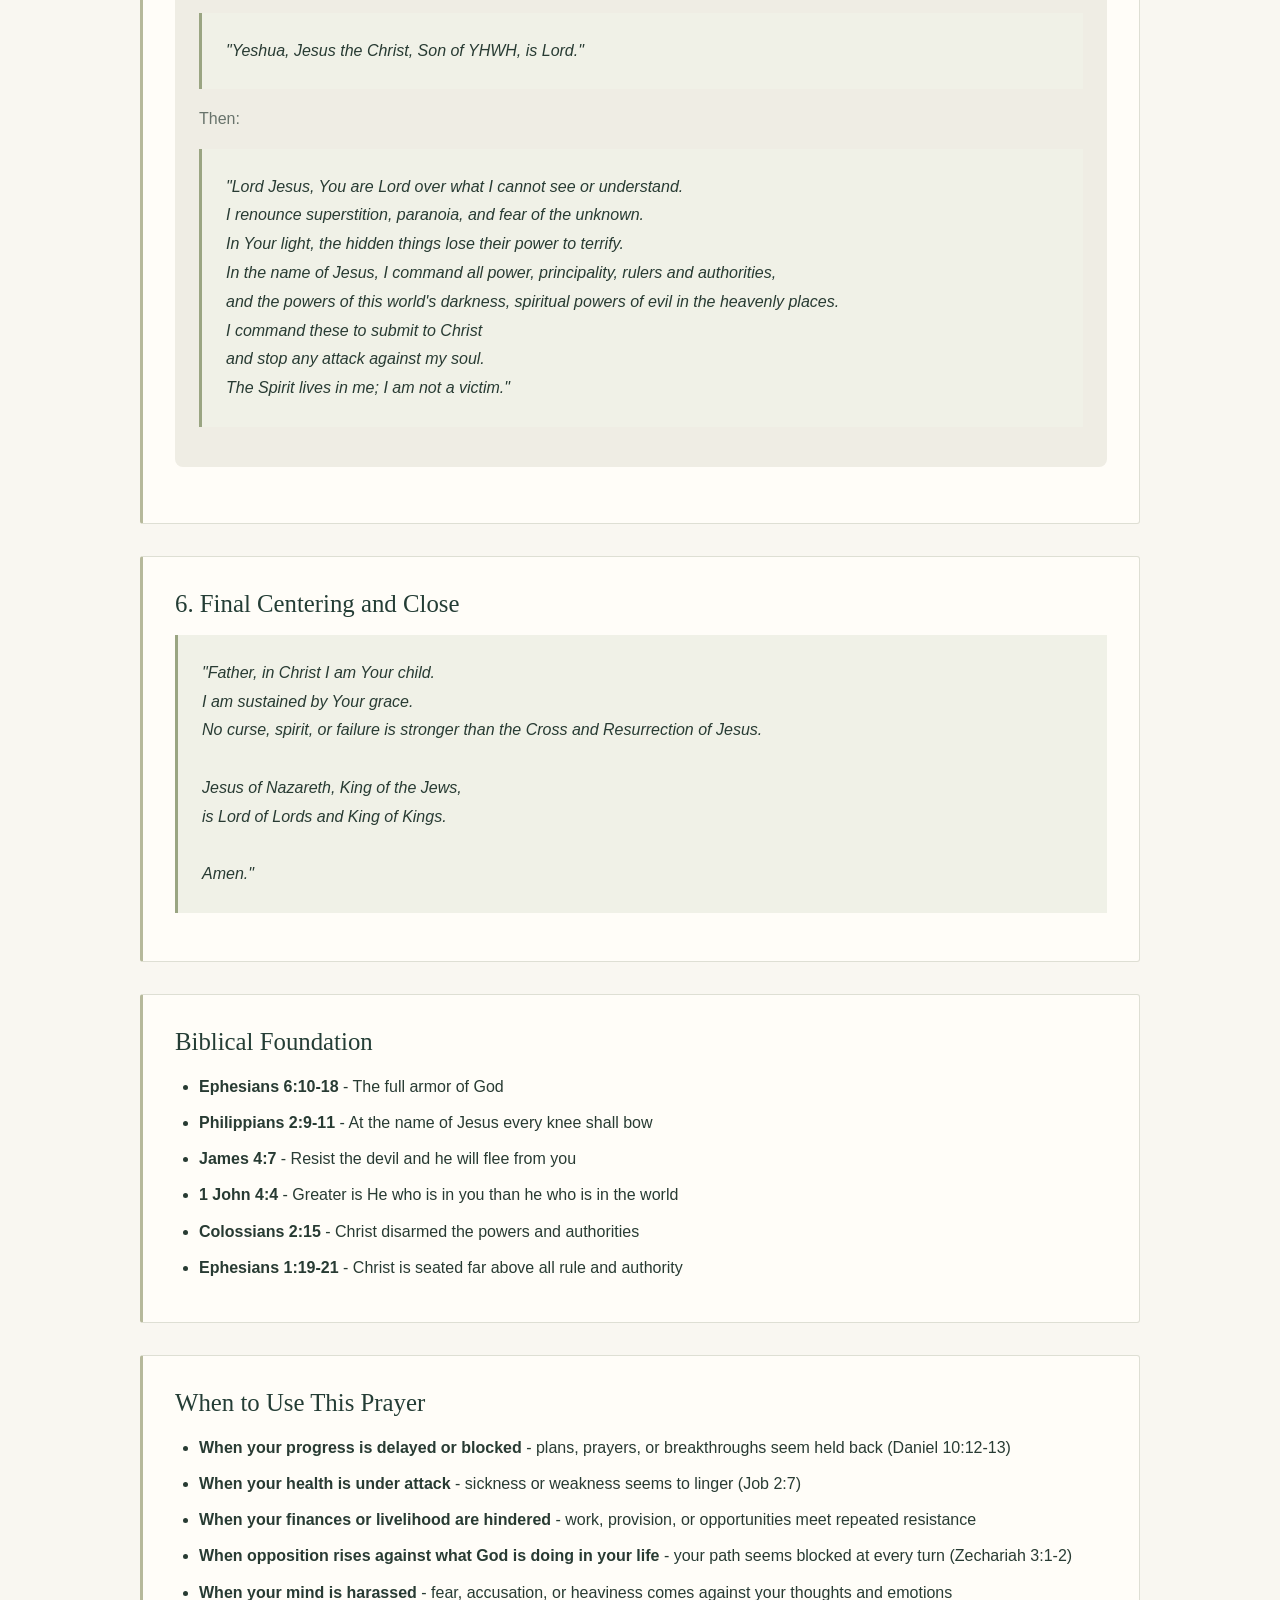
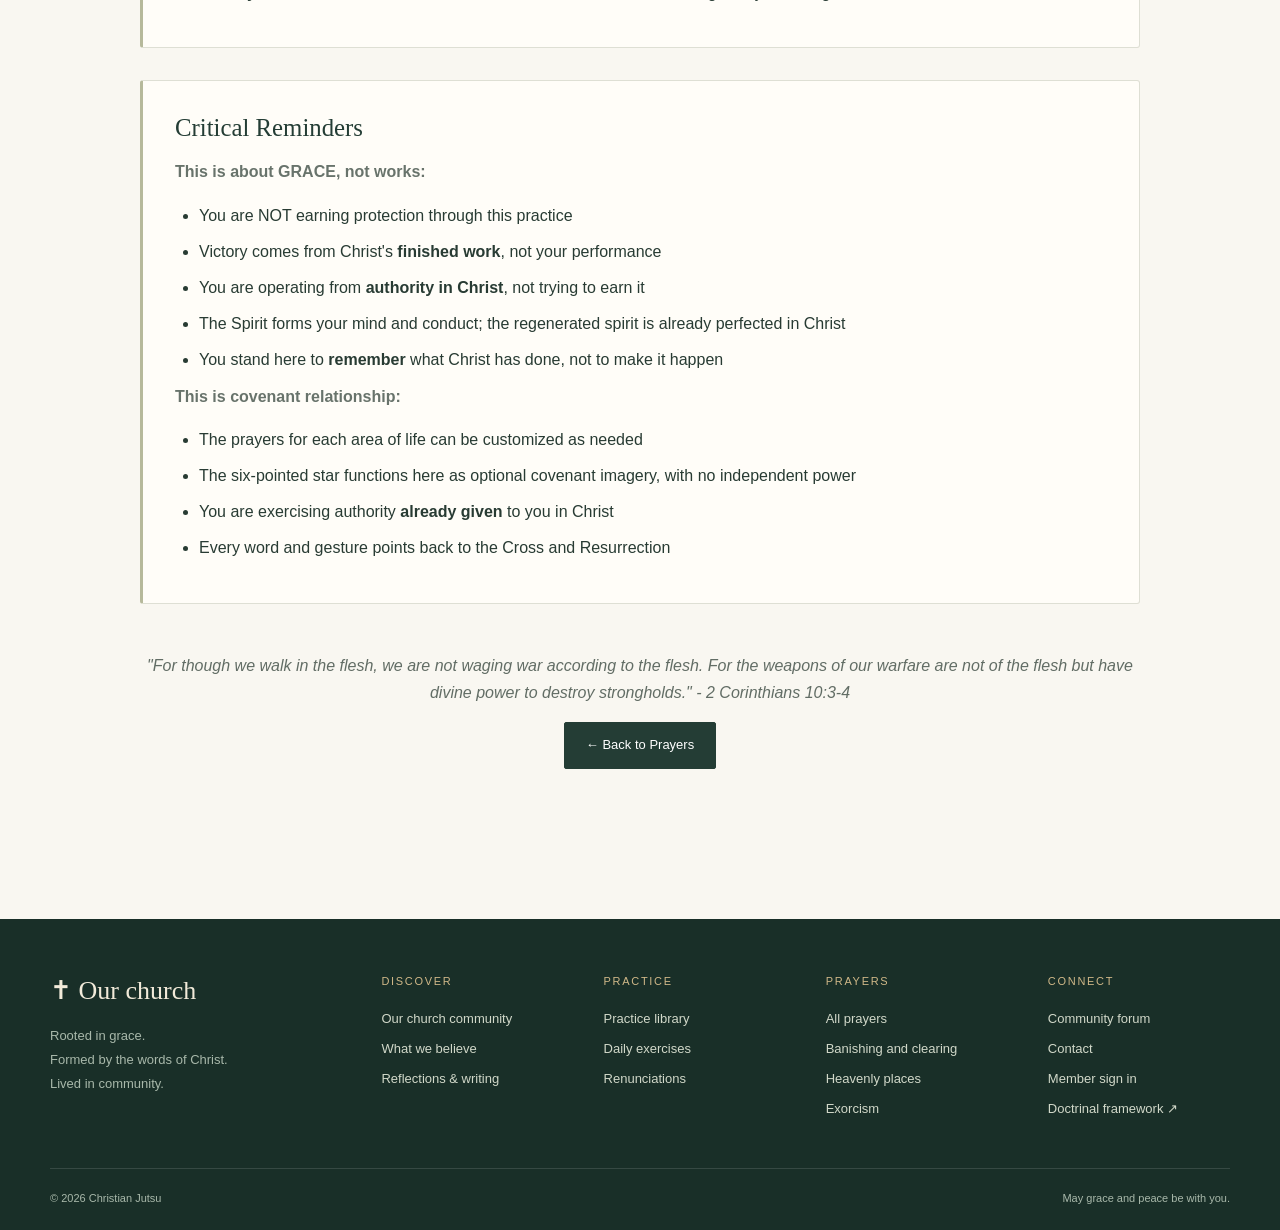
<file: heavenly-places-prayer.html>
<!DOCTYPE html>
<html lang="en">
<head>
    <meta charset="UTF-8">
    <meta name="viewport" content="width=device-width, initial-scale=1.0">
    <title>Heavenly Places Prayer Guide - Christian Jutsu</title>
    <link rel="stylesheet" href="styles.css">
    <style>
        .guide-container {
            max-width: 900px;
            margin: 0 auto;
            padding: 2rem;
        }
        .guide-step {
            background: white;
            padding: 2rem;
            margin-bottom: 2rem;
            border-radius: 10px;
            box-shadow: 0 4px 15px rgba(0, 0, 0, 0.1);
            border-left: 5px solid var(--primary-gold);
        }
        .guide-step h3 {
            color: var(--soft-blue);
            margin-bottom: 1rem;
        }
        .prayer-text {
            background: var(--light-cream);
            padding: 1.5rem;
            border-left: 3px solid var(--primary-gold);
            margin: 1rem 0;
            font-style: italic;
            line-height: 1.8;
        }
        .direction-section {
            background: var(--light-cream);
            padding: 1.5rem;
            border-radius: 8px;
            margin: 1.5rem 0;
        }
        .direction-section h4 {
            color: var(--primary-gold);
            margin-bottom: 1rem;
        }
        .back-button {
            display: inline-block;
            margin-bottom: 2rem;
            padding: 0.75rem 1.5rem;
            background: var(--soft-blue);
            color: white;
            border-radius: 5px;
            text-decoration: none;
        }
        .back-button:hover {
            background: #5a8ec5;
        }
        .symbol-options {
            display: flex;
            justify-content: center;
            align-items: flex-end;
            flex-wrap: wrap;
            gap: 2.5rem;
            margin: 1.5rem 0;
            color: var(--soft-blue);
        }
        .symbol-options figure {
            margin: 0;
            text-align: center;
        }
        .symbol-options svg {
            display: block;
            height: 64px;
            width: auto;
            margin: 0 auto 0.5rem;
        }
        .symbol-options figcaption {
            font-size: 0.85rem;
            color: var(--text-light);
        }
    </style>
    <link rel="icon" href="assets/favicon.svg" type="image/svg+xml">
    <link rel="stylesheet" href="assets/css/site.css">
    <link rel="stylesheet" href="assets/css/practice.css">
</head>
<body class="practice-page">
    <!-- Navigation Bar -->
    <!-- shared-shell:start --><a class="skip-link" href="#main-content">Skip to content</a>
      <header class="site-header"><div class="site-header-inner">
        <a class="site-brand" href="index.html#/" aria-label="Christian Jutsu home"><span class="brand-mark" aria-hidden="true">✝</span><span>Christian Jutsu<small>FAITH LIVED DAILY</small></span></a>
        <button class="menu-toggle" type="button" aria-expanded="false" aria-controls="site-navigation"><span aria-hidden="true">☰</span> Menu</button>
        <nav class="site-navigation" id="site-navigation" aria-label="Main navigation">
          <a href="index.html#/">Home</a>
          <a href="about.html">About</a>
          <a href="index.html#/beliefs">Beliefs</a>
          <details class="nav-group"><summary>Practice <span aria-hidden="true">⌄</span></summary><div class="nav-panel"><a href="practices.html">All practices</a><a href="exercises.html">Daily exercises</a><a href="renunciations.html">Renunciations</a></div></details>
          <details class="nav-group is-active"><summary>Prayers <span aria-hidden="true">⌄</span></summary><div class="nav-panel"><a href="prayers.html">All prayers</a><a href="banishing-and-clearing.html">Banishing and clearing</a><a href="heavenly-places-prayer.html" class="is-active" aria-current="page">Heavenly places</a><a href="exorcism-prayer.html">Exorcism</a></div></details>
          <a href="index.html#/blog">Blog</a>
          <a href="index.html#/forum">Forum</a>
          <a href="index.html#/contact">Contact</a>


          <a class="session-button" href="index.html#/login">Sign in <span aria-hidden="true">↗</span></a>
        </nav>
      </div></header><!-- shared-shell:end --><main id="main-content" tabindex="-1">

    <!-- Page Header -->
    <section class="page-header">
        <div class="container">
            <h1>Prayer to Banish Negative Influences in the Heavenly Places</h1>
            <p>Complete Guide</p>
        </div>
    </section>

    <!-- Guide Content -->
    <section style="padding: 4rem 0; background-color: var(--warm-white);">
        <div class="guide-container">
            <a href="prayers.html#heavenly-places" class="back-button">← Back to Prayers</a>

            <div class="guide-step">
                <h2>Overview</h2>
                <p>This prayer uses our delegated authority in Christ to command any enemy operating from the heavenly realms to cease every operation of negativity against us: against our minds, our bodies, and our livelihoods.</p>
                <p>Scripture gives many examples of a spirit working against a person to cause delays, sickness, and setbacks:</p>
                <ul>
                    <li><strong>Daniel 10:12-13</strong> - The prince of the kingdom of Persia withstood the answer to Daniel's prayer for twenty-one days.</li>
                    <li><strong>Job 2:7</strong> - Satan struck Job's health, afflicting him with painful sores.</li>
                    <li><strong>Zechariah 3:1-2</strong> - Satan stood at the right hand of Joshua the high priest to resist him. On earth, people were working to stop the rebuilding of the temple, but God showed Zechariah in a vision that a demonic force stood behind that opposition.</li>
                </ul>
                <p>This prayer is aimed specifically at spiritual forces in the heavenly places that may be trying to hinder your progress, your health, or your finances; to block your path; or to block what God is doing in your life.</p>
            </div>

            <!-- Step 1 -->
            <div class="guide-step">
                <h3>1. Intention (Spoken at the Start)</h3>
                <div class="prayer-text">
                    "Jesus of Nazareth, King of the Jews,<br>
                    is Lord of Lords and King of Kings."
                </div>
            </div>

            <!-- Step 2 -->
            <div class="guide-step">
                <h3>2. The Crucified Cross</h3>
                <p><em>In this section, we remind ourselves of the penalty that was paid for our sin. We visualize ourselves giving our sins to Christ: our sins leaving us and going onto Him on the cross. We remember that He suffered for us, taking our sins upon Himself, and that we are united with Christ.</em></p>
                <p>Begin a mental and physical meditation on Jesus' finished work. The movement is optional: its purpose is to turn attention to Christ's self-giving love and the grace already received in Him.</p>
                <p>Visualize Christ on the cross—battered, bruised, and suffering—as you form the cross upon your own body through simple gestures. This tangible reminder helps you internalize the gravity of sin and the magnitude of God's sacrificial love.</p>
                <p>This would be a good time to confess any shortcomings or sins and <a href="renunciations.html">make renunciations</a> before continuing with the prayer.</p>
                <div class="prayer-text">
                    "Jesus Christ is Lord.<br>
                    I belong to Jesus Christ.<br>
                    I have been brought near to God through Christ.<br>
                    I am joined to Christ, and the Holy Spirit dwells within me.<br>
                    There is now no condemnation for me in Christ Jesus.<br>
                    I have been delivered from the authority of darkness and brought into the kingdom of God's beloved Son.<br>
                    Jesus Christ is Lord over me—spirit, mind, body, and life."
                </div>
            </div>

            <!-- Step 3 -->
            <div class="guide-step">
                <h3>3. INRI – Reflection on Jesus' Kingship</h3>
                <p><em>INRI stands for the Latin <strong>Iesus Nazarenus, Rex Iudaeorum</strong>: "Jesus of Nazareth, King of the Jews." Pilate had these words fastened to the cross above Jesus' head, written in Hebrew, Latin, and Greek (John 19:19-22). He meant them as the charge against Jesus, but they proclaimed the truth to the whole world: Jesus is King.</em></p>
                <p>Take a moment to remember Jesus as King, reigning far above every power and authority in the heavenly places (Ephesians 1:20-21). Then pray:</p>

                <h4>3.1 Remember God's Creative Care</h4>
                <div class="prayer-text">
                    "Father, You are the source of life.<br>
                    By Your Spirit, renew my attention to Christ.<br>
                    Hold my work and decisions in Your care."
                </div>

                <h4>3.2 Kingship and Humble Servant</h4>
                <div class="prayer-text">
                    "Jesus, Your kingdom endures.<br>
                    You reveal humility and faithful service.<br>
                    Shape my intentions by Your words."
                </div>

                <h4>3.3 Christ the Head and Chief</h4>
                <div class="prayer-text">
                    "Jesus, You are the Head of Your body, the church.<br>
                    Your authority is above every power.<br>
                    Let Your love direct my desires and actions."
                </div>

                <h4>3.4 Call to Listen and Submit</h4>
                <div class="prayer-text">
                    "Lord, help me listen to Your words,<br>
                    trust Your grace,<br>
                    and express my faith in love."
                </div>

                <h4>3.5 Yeshua Litany</h4>
                <div class="prayer-text">
                    "Yeshua, Jesus, the Beginning and End, beloved Son of the Father.<br>
                    You give living water and send the Holy Spirit.<br>
                    You welcome the burdened and bring freedom.<br>
                    You are the Light and the Life.<br>
                    Jesus, crucified and risen, I rest in Your grace."
                </div>
            </div>

            <!-- Step 4 -->
            <div class="guide-step">
                <h3>4. King Above and Below</h3>

                <h4>4.1 Above</h4>
                <div class="prayer-text">
                    "Father, in Christ I am seated with Him in the heavenly places.<br>
                    Jesus, You reign above every power and every accusation.<br>
                    Your grace is higher than every curse, every fear, every story told about me."
                </div>

                <h4>4.2 Below</h4>
                <div class="prayer-text">
                    "Lord Jesus, all authority on earth has been given to You; the earth and everything in it are Yours.<br>
                    This ground, this body, this house belong to You by grace."
                </div>

                <h4>Key Scriptures</h4>
                <ul>
                    <li><strong>Matthew 28:18</strong> - "All authority in heaven and on earth has been given to me."</li>
                    <li><strong>Ephesians 1:10</strong> - "…to unite all things in him, things in heaven and things on earth."</li>
                    <li><strong>Colossians 1:16</strong> - "For by him all things were created, in heaven and on earth, visible and invisible, whether thrones or dominions or rulers or authorities—all things were created through him and for him."</li>
                    <li><strong>Philippians 2:10-11</strong> - "…so that at the name of Jesus every knee should bow, in heaven and on earth and under the earth, and every tongue confess that Jesus Christ is Lord."</li>
                    <li><strong>Revelation 1:5</strong> - "…Jesus Christ the faithful witness, the firstborn of the dead, and the ruler of kings on earth."</li>
                    <li><strong>Revelation 11:15</strong> - "The kingdom of the world has become the kingdom of our Lord and of his Christ, and he shall reign forever and ever."</li>
                    <li><strong>Acts 10:36</strong> - "…he is Lord of all."</li>
                    <li><strong>Psalm 24:1</strong> - "The earth is the LORD's and the fullness thereof." (quoted in 1 Corinthians 10:26)</li>
                </ul>
            </div>

            <!-- Step 5 -->
            <div class="guide-step">
                <h3>5. Christ Over Every Side of Life</h3>
                <div class="symbol-options">
                    <figure>
                        <svg viewBox="0 0 48 56" role="img" aria-label="Star of David">
                            <polygon points="24,4 44,40 4,40" fill="none" stroke="currentColor" stroke-width="3" stroke-linejoin="round"/>
                            <polygon points="24,52 4,16 44,16" fill="none" stroke="currentColor" stroke-width="3" stroke-linejoin="round"/>
                        </svg>
                        <figcaption>Star of David</figcaption>
                    </figure>
                    <figure>
                        <svg viewBox="0 0 48 56" role="img" aria-label="Cross">
                            <rect x="21" y="2" width="6" height="52" rx="1" fill="currentColor"/>
                            <rect x="9" y="14" width="30" height="6" rx="1" fill="currentColor"/>
                        </svg>
                        <figcaption>Cross</figcaption>
                    </figure>
                    <figure>
                        <svg viewBox="0 0 48 56" role="img" aria-label="Image of Christ">
                            <circle cx="24" cy="10" r="9" fill="none" stroke="currentColor" stroke-width="1.5" opacity="0.6"/>
                            <circle cx="24" cy="11" r="5.5" fill="currentColor"/>
                            <polygon points="19,18 29,18 45,21 45,25 31,25 35,55 13,55 17,25 3,25 3,21" fill="currentColor" stroke="currentColor" stroke-width="1" stroke-linejoin="round"/>
                        </svg>
                        <figcaption>Christ</figcaption>
                    </figure>
                </div>

                <p><strong>Which image you choose is optional and not important.</strong> You may envision the Star of David, a cross, or an image of Christ, or pray with no image at all. What we are doing here is associating ourselves with Christ and using the delegated authority He has given us to command negative spiritual influences to stop all harassment against us.</p>
                <p><strong>Why white to blue?</strong> This part is also optional. The change of color is symbolic: it pictures moving from the ordinary to the divine, because blue is the color of the divine.</p>
                <ol>
                    <li>Envision your chosen image in front of you, glowing <strong>white</strong></li>
                    <li>As it forms, see it <strong>turn from white to deep blue</strong></li>
                    <li>As it turns blue, say: <strong>"Yeshua, Jesus the Christ, Son of YHWH, is Lord."</strong></li>
                    <li>Then pray the prayer for that area of life</li>
                </ol>

                <!-- East -->
                <div class="direction-section">
                    <h4>5.1 Future and New Beginnings</h4>
                    <p>Envision your chosen image → see it turn from white to blue:</p>
                    <div class="prayer-text">
                        "Yeshua, Jesus the Christ, Son of YHWH, is Lord."
                    </div>
                    <p>Then:</p>
                    <div class="prayer-text">
                        "Lord Jesus, You are Lord over my future and every new beginning.<br>
                        I reject every story that says my future is cursed or doomed.<br>
                        In Your name, I refuse any power, principality, rulers and authorities,<br>
                        and the powers of this world's darkness, spiritual powers of evil in the heavenly places.<br>
                        I command these to submit to Christ<br>
                        and stop any attack against me."
                    </div>
                </div>

                <!-- South -->
                <div class="direction-section">
                    <h4>5.2 Strength, Actions, Passion, Health</h4>
                    <p>Envision your chosen image → see it turn from white to blue:</p>
                    <div class="prayer-text">
                        "Yeshua, Jesus the Christ, Son of YHWH, is Lord."
                    </div>
                    <p>Then:</p>
                    <div class="prayer-text">
                        "Lord Jesus, You are Lord over my strength, my actions, and my passion.<br>
                        In the name of Jesus, I command all power, principality, rulers and authorities,<br>
                        and the powers of this world's darkness, spiritual powers of evil in the heavenly places.<br>
                        I command these to submit to Christ<br>
                        and stop any attack against my strength, health, passion, and my actions."
                    </div>
                </div>

                <!-- West -->
                <div class="direction-section">
                    <h4>5.3 Past, Mind, Memory, Emotions</h4>
                    <p>Envision your chosen image → see it turn from white to blue:</p>
                    <div class="prayer-text">
                        "Yeshua, Jesus the Christ, Son of YHWH, is Lord."
                    </div>
                    <p>Then:</p>
                    <div class="prayer-text">
                        "Lord Jesus, You are Lord over my past and my emotions.<br>
                        I renounce every accusation rising from my history.<br>
                        In the name of Jesus, I command all power, principality, rulers and authorities,<br>
                        and the powers of this world's darkness, spiritual powers of evil in the heavenly places.<br>
                        I command these to submit to Christ<br>
                        and stop any attack against my mind, memory, and emotions."
                    </div>
                </div>

                <!-- North -->
                <div class="direction-section">
                    <h4>5.4 Unknown, Hidden Things, Night, Soul</h4>
                    <p>Envision your chosen image → see it turn from white to blue:</p>
                    <div class="prayer-text">
                        "Yeshua, Jesus the Christ, Son of YHWH, is Lord."
                    </div>
                    <p>Then:</p>
                    <div class="prayer-text">
                        "Lord Jesus, You are Lord over what I cannot see or understand.<br>
                        I renounce superstition, paranoia, and fear of the unknown.<br>
                        In Your light, the hidden things lose their power to terrify.<br>
                        In the name of Jesus, I command all power, principality, rulers and authorities,<br>
                        and the powers of this world's darkness, spiritual powers of evil in the heavenly places.<br>
                        I command these to submit to Christ<br>
                        and stop any attack against my soul.<br>
                        The Spirit lives in me; I am not a victim."
                    </div>
                </div>
            </div>

            <!-- Step 6 -->
            <div class="guide-step">
                <h3>6. Final Centering and Close</h3>

                <div class="prayer-text">
                    "Father, in Christ I am Your child.<br>
                    I am sustained by Your grace.<br>
                    No curse, spirit, or failure is stronger than the Cross and Resurrection of Jesus.<br><br>

                    Jesus of Nazareth, King of the Jews,<br>
                    is Lord of Lords and King of Kings.<br><br>

                    Amen."
                </div>
            </div>

            <!-- Key Scriptures -->
            <div class="guide-step">
                <h3>Biblical Foundation</h3>
                <ul>
                    <li><strong>Ephesians 6:10-18</strong> - The full armor of God</li>
                    <li><strong>Philippians 2:9-11</strong> - At the name of Jesus every knee shall bow</li>
                    <li><strong>James 4:7</strong> - Resist the devil and he will flee from you</li>
                    <li><strong>1 John 4:4</strong> - Greater is He who is in you than he who is in the world</li>
                    <li><strong>Colossians 2:15</strong> - Christ disarmed the powers and authorities</li>
                    <li><strong>Ephesians 1:19-21</strong> - Christ is seated far above all rule and authority</li>
                </ul>
            </div>

            <!-- When to Use -->
            <div class="guide-step">
                <h3>When to Use This Prayer</h3>
                <ul>
                    <li><strong>When your progress is delayed or blocked</strong> - plans, prayers, or breakthroughs seem held back (Daniel 10:12-13)</li>
                    <li><strong>When your health is under attack</strong> - sickness or weakness seems to linger (Job 2:7)</li>
                    <li><strong>When your finances or livelihood are hindered</strong> - work, provision, or opportunities meet repeated resistance</li>
                    <li><strong>When opposition rises against what God is doing in your life</strong> - your path seems blocked at every turn (Zechariah 3:1-2)</li>
                    <li><strong>When your mind is harassed</strong> - fear, accusation, or heaviness comes against your thoughts and emotions</li>
                </ul>
            </div>

            <!-- Important Notes -->
            <div class="guide-step">
                <h3>Critical Reminders</h3>
                <p><strong>This is about GRACE, not works:</strong></p>
                <ul>
                    <li>You are NOT earning protection through this practice</li>
                    <li>Victory comes from Christ's <strong>finished work</strong>, not your performance</li>
                    <li>You are operating from <strong>authority in Christ</strong>, not trying to earn it</li>
                    <li>The Spirit forms your mind and conduct; the regenerated spirit is already perfected in Christ</li>
                    <li>You stand here to <strong>remember</strong> what Christ has done, not to make it happen</li>
                </ul>

                <p><strong>This is covenant relationship:</strong></p>
                <ul>
                    <li>The prayers for each area of life can be customized as needed</li>
                    <li>The six-pointed star functions here as optional covenant imagery, with no independent power</li>
                    <li>You are exercising authority <strong>already given</strong> to you in Christ</li>
                    <li>Every word and gesture points back to the Cross and Resurrection</li>
                </ul>
            </div>

            <div style="text-align: center; margin: 3rem 0;">
                <p style="font-style: italic; color: var(--text-light);">"For though we walk in the flesh, we are not waging war according to the flesh. For the weapons of our warfare are not of the flesh but have divine power to destroy strongholds." - 2 Corinthians 10:3-4</p>
                <a href="prayers.html#heavenly-places" class="btn">← Back to Prayers</a>
            </div>
        </div>
    </section>

    <!-- Footer -->
    </main><!-- shared-footer:start --><footer class="site-footer"><div class="footer-grid">
      <div><a class="footer-brand" href="index.html#/">✝ Our church</a><p>Rooted in grace.<br>Formed by the words of Christ.<br>Lived in community.</p></div>
      <div><h2>Discover</h2><a href="about.html">Our church community</a><a href="index.html#/beliefs">What we believe</a><a href="index.html#/blog">Reflections &amp; writing</a></div>
      <div><h2>Practice</h2><a href="practices.html">Practice library</a><a href="exercises.html">Daily exercises</a><a href="renunciations.html">Renunciations</a></div>
      <div><h2>Prayers</h2><a href="prayers.html">All prayers</a><a href="banishing-and-clearing.html">Banishing and clearing</a><a href="heavenly-places-prayer.html">Heavenly places</a><a href="exorcism-prayer.html">Exorcism</a></div>
      <div><h2>Connect</h2><a href="index.html#/forum">Community forum</a><a href="index.html#/contact">Contact</a><a href="index.html#/login">Member sign in</a><a href="docs/christian-jutsu-framework-v2.1.md" download>Doctrinal framework ↗</a></div>
    </div><div class="footer-bottom"><span>© 2026 Christian Jutsu</span><span>May grace and peace be with you.</span></div></footer><!-- shared-footer:end -->

    <script src="assets/js/shared-shell.js"></script>
    <script src="script.js"></script>
</body>
</html>
</file>
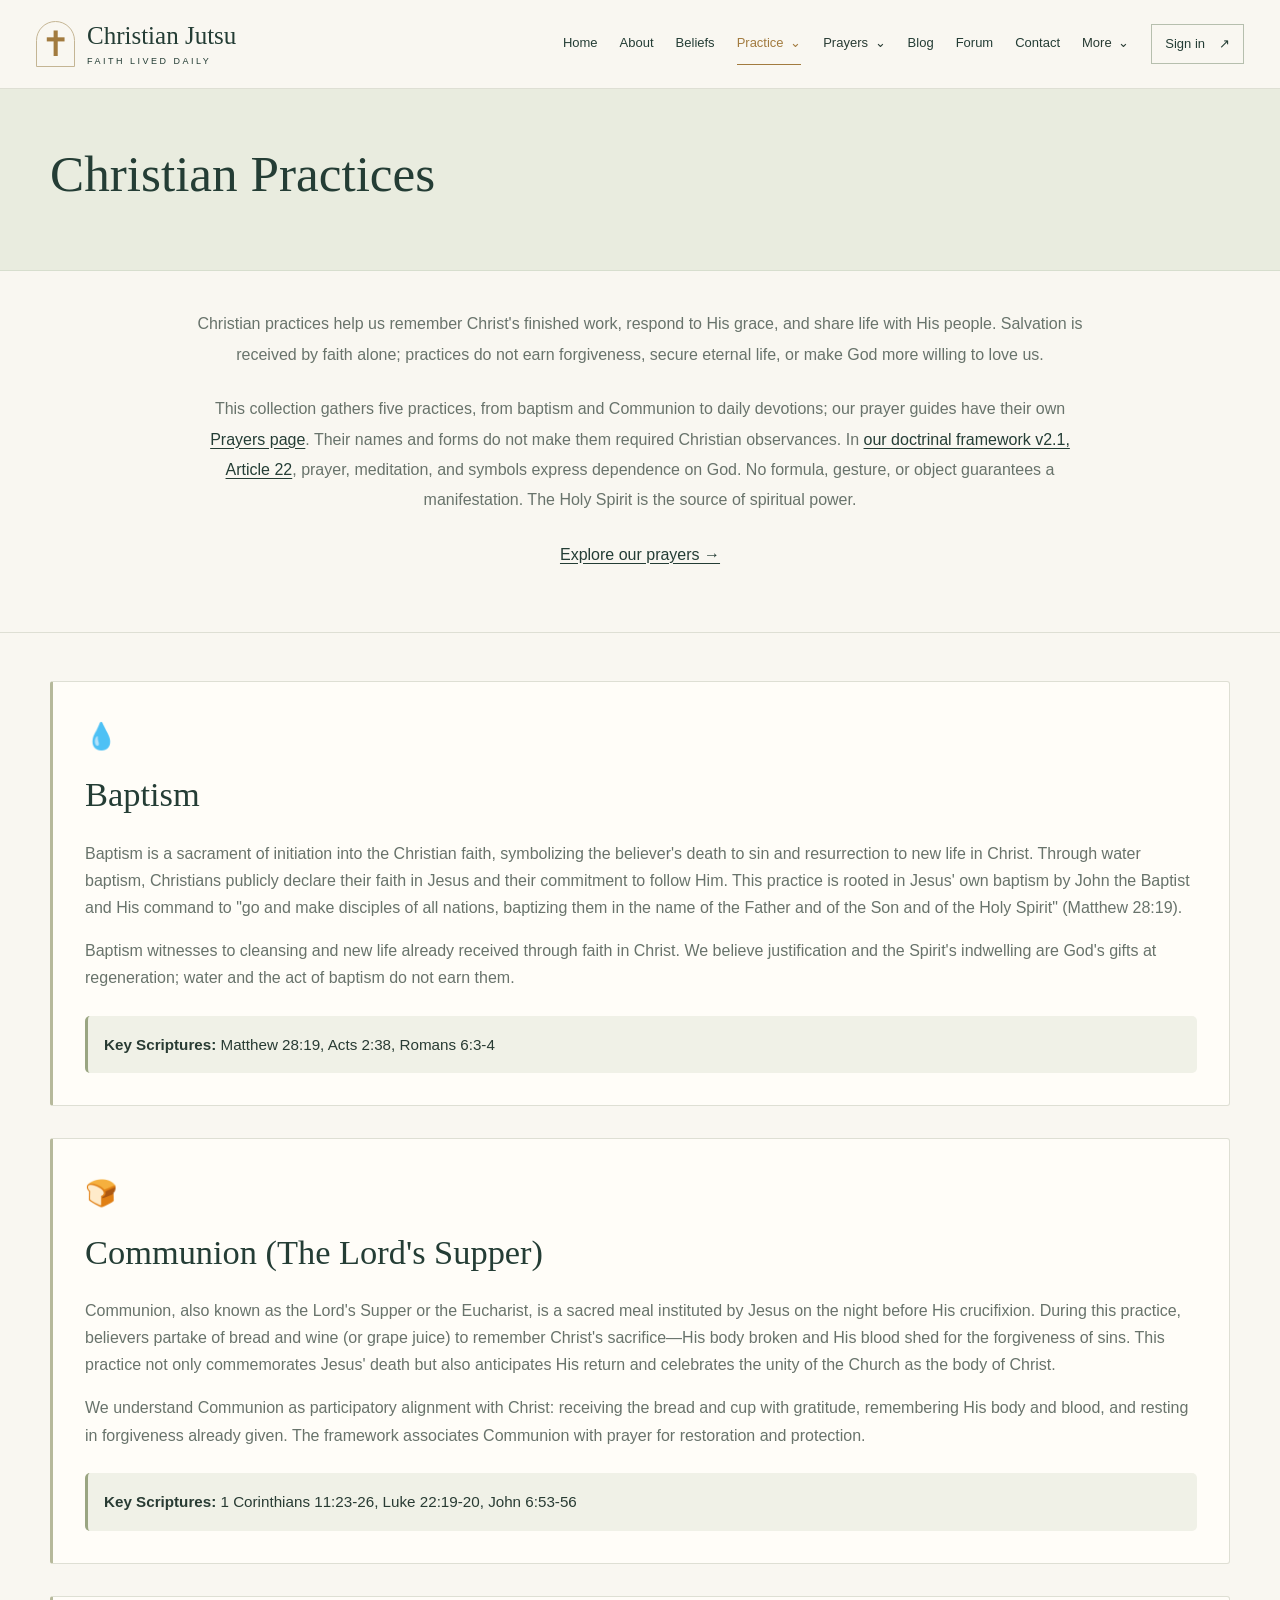
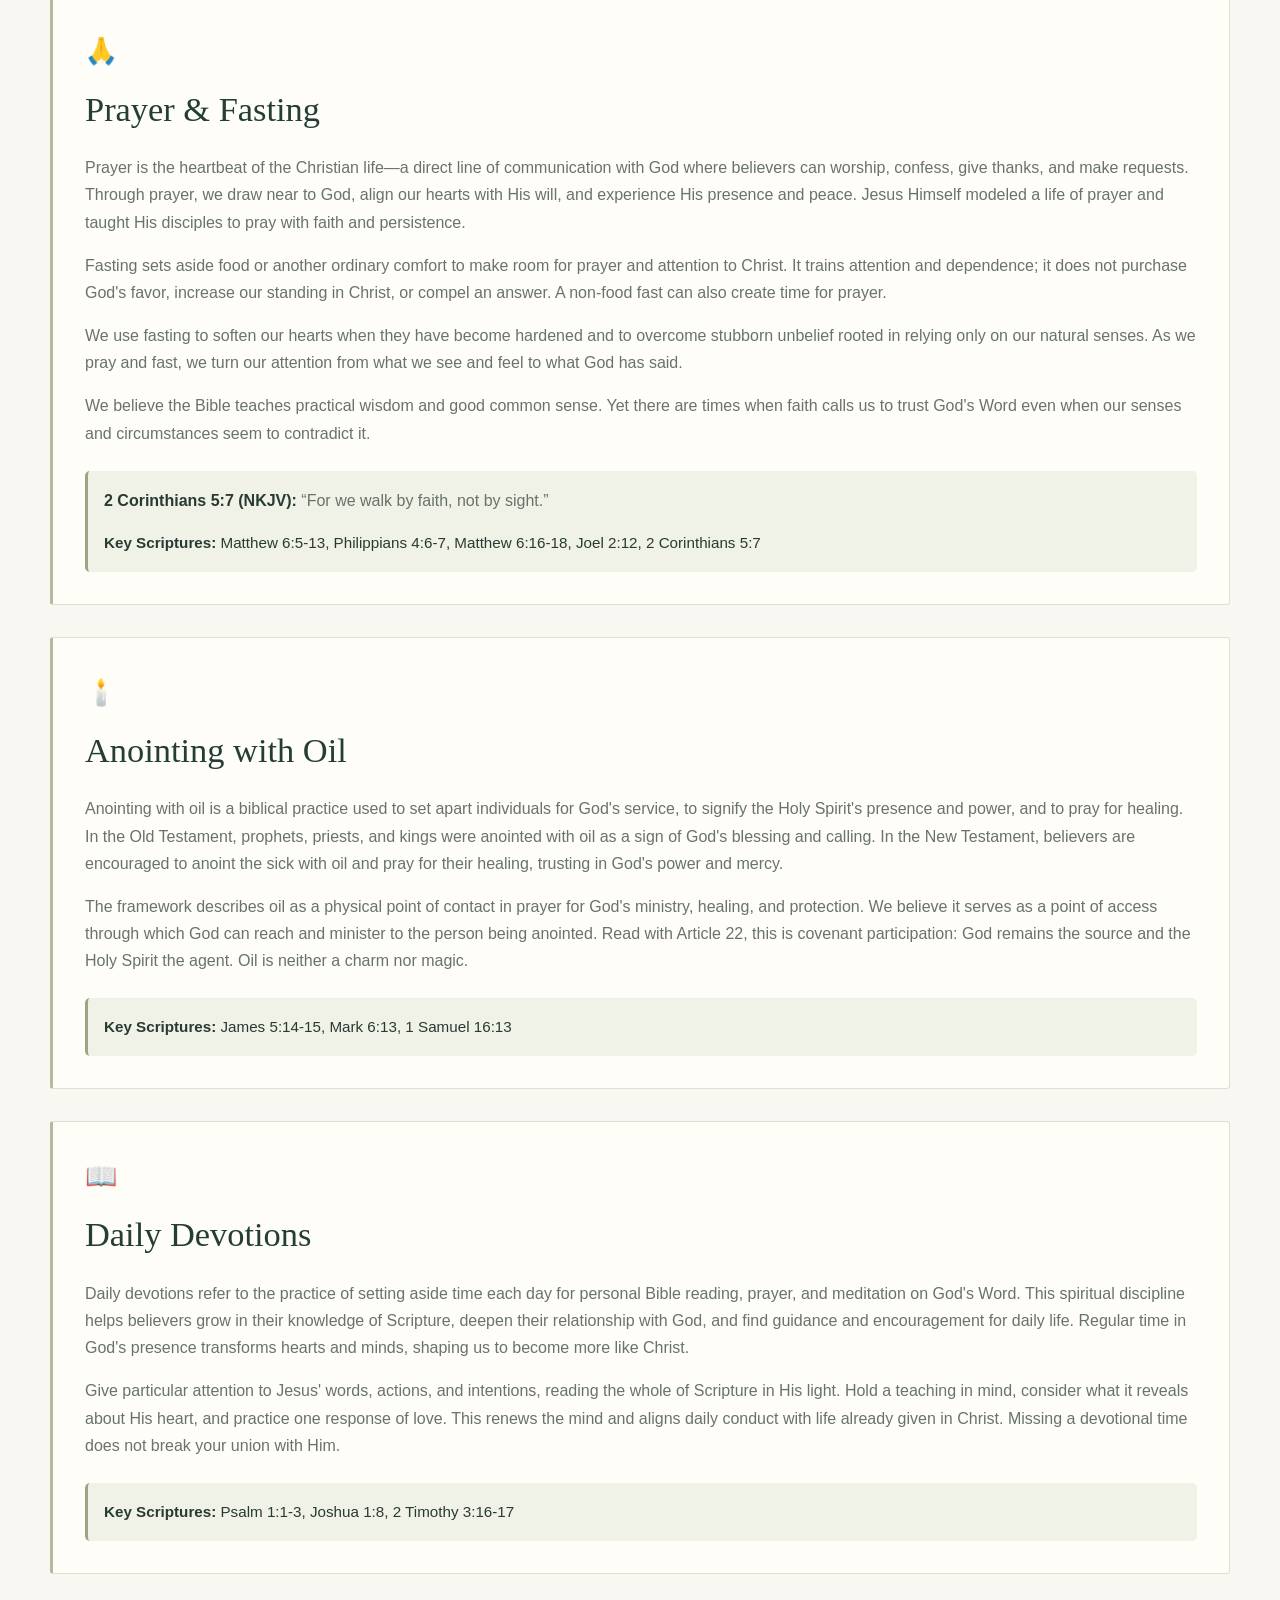
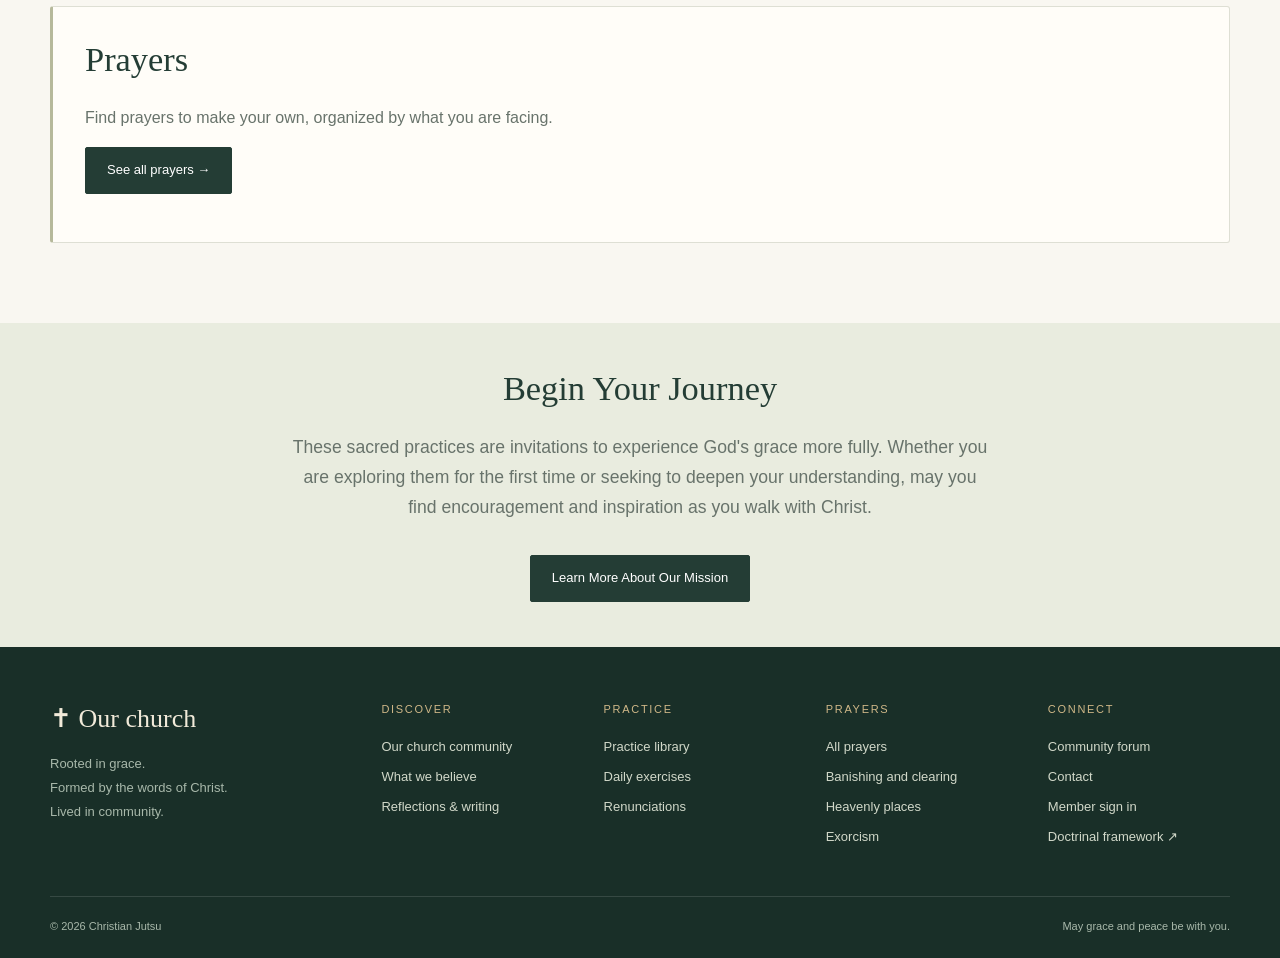
<file: practices.html>
<!DOCTYPE html>
<html lang="en">
<head>
    <meta charset="UTF-8">
    <meta name="viewport" content="width=device-width, initial-scale=1.0">
    <title>Christian Practices - Christian Jutsu</title>
    <link rel="stylesheet" href="styles.css">
    <link rel="icon" href="assets/favicon.svg" type="image/svg+xml">
    <link rel="stylesheet" href="assets/css/site.css">
    <link rel="stylesheet" href="assets/css/practice.css">
</head>
<body class="practice-page">
    <!-- Navigation Bar -->
    <!-- shared-shell:start --><a class="skip-link" href="#main-content">Skip to content</a>
      <header class="site-header"><div class="site-header-inner">
        <a class="site-brand" href="index.html#/" aria-label="Christian Jutsu home"><span class="brand-mark" aria-hidden="true">✝</span><span>Christian Jutsu<small>FAITH LIVED DAILY</small></span></a>
        <button class="menu-toggle" type="button" aria-expanded="false" aria-controls="site-navigation"><span aria-hidden="true">☰</span> Menu</button>
        <nav class="site-navigation" id="site-navigation" aria-label="Main navigation">
          <a href="index.html#/">Home</a>
          <a href="about.html">About</a>
          <a href="index.html#/beliefs">Beliefs</a>
          <details class="nav-group is-active"><summary>Practice <span aria-hidden="true">⌄</span></summary><div class="nav-panel"><a href="practices.html" class="is-active" aria-current="page">All practices</a><a href="exercises.html">Daily exercises</a><a href="renunciations.html">Renunciations</a></div></details>
          <details class="nav-group"><summary>Prayers <span aria-hidden="true">⌄</span></summary><div class="nav-panel"><a href="prayers.html">All prayers</a><a href="banishing-and-clearing.html">Banishing and clearing</a><a href="heavenly-places-prayer.html">Heavenly places</a><a href="exorcism-prayer.html">Exorcism</a></div></details>
          <a href="index.html#/blog">Blog</a>
          <a href="index.html#/forum">Forum</a>
          <a href="index.html#/contact">Contact</a>


          <a class="session-button" href="index.html#/login">Sign in <span aria-hidden="true">↗</span></a>
        </nav>
      </div></header><!-- shared-shell:end --><main id="main-content" tabindex="-1">

    <!-- Page Header -->
    <section class="page-header">
        <div class="container">
            <h1>Christian Practices</h1>
        </div>
    </section>

    <!-- Introduction -->
    <section class="rituals-intro">
        <div class="container">
            <p class="intro-text">Christian practices help us remember Christ's finished work, respond to His grace, and share life with His people. Salvation is received by faith alone; practices do not earn forgiveness, secure eternal life, or make God more willing to love us.</p>
            <p class="intro-text">This collection gathers five practices, from baptism and Communion to daily devotions; our prayer guides have their own <a href="prayers.html">Prayers page</a>. Their names and forms do not make them required Christian observances. In <a href="index.html#/beliefs?article=22">our doctrinal framework v2.1, Article 22</a>, prayer, meditation, and symbols express dependence on God. No formula, gesture, or object guarantees a manifestation. The Holy Spirit is the source of spiritual power.</p>
            <p class="intro-text"><a href="prayers.html">Explore our prayers →</a></p>
        </div>
    </section>

    <!-- Practice Sections -->
    <section class="rituals-content">
        <div class="container">

            <!-- Baptism -->
            <div class="ritual-card" id="baptism">
                <div class="ritual-icon">💧</div>
                <h2>Baptism</h2>
                <p>Baptism is a sacrament of initiation into the Christian faith, symbolizing the believer's death to sin and resurrection to new life in Christ. Through water baptism, Christians publicly declare their faith in Jesus and their commitment to follow Him. This practice is rooted in Jesus' own baptism by John the Baptist and His command to "go and make disciples of all nations, baptizing them in the name of the Father and of the Son and of the Holy Spirit" (Matthew 28:19).</p>
                <p>Baptism witnesses to cleansing and new life already received through faith in Christ. We believe justification and the Spirit's indwelling are God's gifts at regeneration; water and the act of baptism do not earn them.</p>
                <div class="scripture-ref">
                    <strong>Key Scriptures:</strong> Matthew 28:19, Acts 2:38, Romans 6:3-4
                </div>
            </div>

            <!-- Communion -->
            <div class="ritual-card" id="communion">
                <div class="ritual-icon">🍞</div>
                <h2>Communion (The Lord's Supper)</h2>
                <p>Communion, also known as the Lord's Supper or the Eucharist, is a sacred meal instituted by Jesus on the night before His crucifixion. During this practice, believers partake of bread and wine (or grape juice) to remember Christ's sacrifice—His body broken and His blood shed for the forgiveness of sins. This practice not only commemorates Jesus' death but also anticipates His return and celebrates the unity of the Church as the body of Christ.</p>
                <p>We understand Communion as participatory alignment with Christ: receiving the bread and cup with gratitude, remembering His body and blood, and resting in forgiveness already given. The framework associates Communion with prayer for restoration and protection.</p>
                <div class="scripture-ref">
                    <strong>Key Scriptures:</strong> 1 Corinthians 11:23-26, Luke 22:19-20, John 6:53-56
                </div>
            </div>

            <!-- Prayer & Fasting -->
            <div class="ritual-card" id="prayer">
                <div class="ritual-icon">🙏</div>
                <h2>Prayer & Fasting</h2>
                <p>Prayer is the heartbeat of the Christian life—a direct line of communication with God where believers can worship, confess, give thanks, and make requests. Through prayer, we draw near to God, align our hearts with His will, and experience His presence and peace. Jesus Himself modeled a life of prayer and taught His disciples to pray with faith and persistence.</p>
                <p>Fasting sets aside food or another ordinary comfort to make room for prayer and attention to Christ. It trains attention and dependence; it does not purchase God's favor, increase our standing in Christ, or compel an answer. A non-food fast can also create time for prayer.</p>
                <p>We use fasting to soften our hearts when they have become hardened and to overcome stubborn unbelief rooted in relying only on our natural senses. As we pray and fast, we turn our attention from what we see and feel to what God has said.</p>
                <p>We believe the Bible teaches practical wisdom and good common sense. Yet there are times when faith calls us to trust God's Word even when our senses and circumstances seem to contradict it.</p>
                <div class="scripture-ref">
                    <p><strong>2 Corinthians 5:7 (NKJV):</strong> “For we walk by faith, not by sight.”</p>
                    <strong>Key Scriptures:</strong> Matthew 6:5-13, Philippians 4:6-7, Matthew 6:16-18, Joel 2:12, 2 Corinthians 5:7
                </div>
            </div>

            <!-- Anointing with Oil -->
            <div class="ritual-card" id="anointing">
                <div class="ritual-icon">🕯️</div>
                <h2>Anointing with Oil</h2>
                <p>Anointing with oil is a biblical practice used to set apart individuals for God's service, to signify the Holy Spirit's presence and power, and to pray for healing. In the Old Testament, prophets, priests, and kings were anointed with oil as a sign of God's blessing and calling. In the New Testament, believers are encouraged to anoint the sick with oil and pray for their healing, trusting in God's power and mercy.</p>
                <p>The framework describes oil as a physical point of contact in prayer for God's ministry, healing, and protection. We believe it serves as a point of access through which God can reach and minister to the person being anointed. Read with Article 22, this is covenant participation: God remains the source and the Holy Spirit the agent. Oil is neither a charm nor magic.</p>
                <div class="scripture-ref">
                    <strong>Key Scriptures:</strong> James 5:14-15, Mark 6:13, 1 Samuel 16:13
                </div>
            </div>

            <!-- Daily Devotions -->
            <div class="ritual-card" id="devotions">
                <div class="ritual-icon">📖</div>
                <h2>Daily Devotions</h2>
                <p>Daily devotions refer to the practice of setting aside time each day for personal Bible reading, prayer, and meditation on God's Word. This spiritual discipline helps believers grow in their knowledge of Scripture, deepen their relationship with God, and find guidance and encouragement for daily life. Regular time in God's presence transforms hearts and minds, shaping us to become more like Christ.</p>
                <p>Give particular attention to Jesus' words, actions, and intentions, reading the whole of Scripture in His light. Hold a teaching in mind, consider what it reveals about His heart, and practice one response of love. This renews the mind and aligns daily conduct with life already given in Christ. Missing a devotional time does not break your union with Him.</p>
                <div class="scripture-ref">
                    <strong>Key Scriptures:</strong> Psalm 1:1-3, Joshua 1:8, 2 Timothy 3:16-17
                </div>
            </div>

            <div class="ritual-card" id="prayers">
                <h2>Prayers</h2>
                <p>Find prayers to make your own, organized by what you are facing.</p>
                <p><a href="prayers.html" class="btn">See all prayers →</a></p>
            </div>

        </div>
    </section>

    <!-- Call to Action -->
    <section class="rituals-cta">
        <div class="container">
            <h2>Begin Your Journey</h2>
            <p>These sacred practices are invitations to experience God's grace more fully. Whether you are exploring them for the first time or seeking to deepen your understanding, may you find encouragement and inspiration as you walk with Christ.</p>
            <a href="about.html" class="btn">Learn More About Our Mission</a>
        </div>
    </section>

    <!-- Footer -->
    </main><!-- shared-footer:start --><footer class="site-footer"><div class="footer-grid">
      <div><a class="footer-brand" href="index.html#/">✝ Our church</a><p>Rooted in grace.<br>Formed by the words of Christ.<br>Lived in community.</p></div>
      <div><h2>Discover</h2><a href="about.html">Our church community</a><a href="index.html#/beliefs">What we believe</a><a href="index.html#/blog">Reflections &amp; writing</a></div>
      <div><h2>Practice</h2><a href="practices.html">Practice library</a><a href="exercises.html">Daily exercises</a><a href="renunciations.html">Renunciations</a></div>
      <div><h2>Prayers</h2><a href="prayers.html">All prayers</a><a href="banishing-and-clearing.html">Banishing and clearing</a><a href="heavenly-places-prayer.html">Heavenly places</a><a href="exorcism-prayer.html">Exorcism</a></div>
      <div><h2>Connect</h2><a href="index.html#/forum">Community forum</a><a href="index.html#/contact">Contact</a><a href="index.html#/login">Member sign in</a><a href="docs/christian-jutsu-framework-v2.1.md" download>Doctrinal framework ↗</a></div>
    </div><div class="footer-bottom"><span>© 2026 Christian Jutsu</span><span>May grace and peace be with you.</span></div></footer><!-- shared-footer:end -->

    <script src="assets/js/shared-shell.js"></script>
    <script src="script.js"></script>
</body>
</html>
</file>
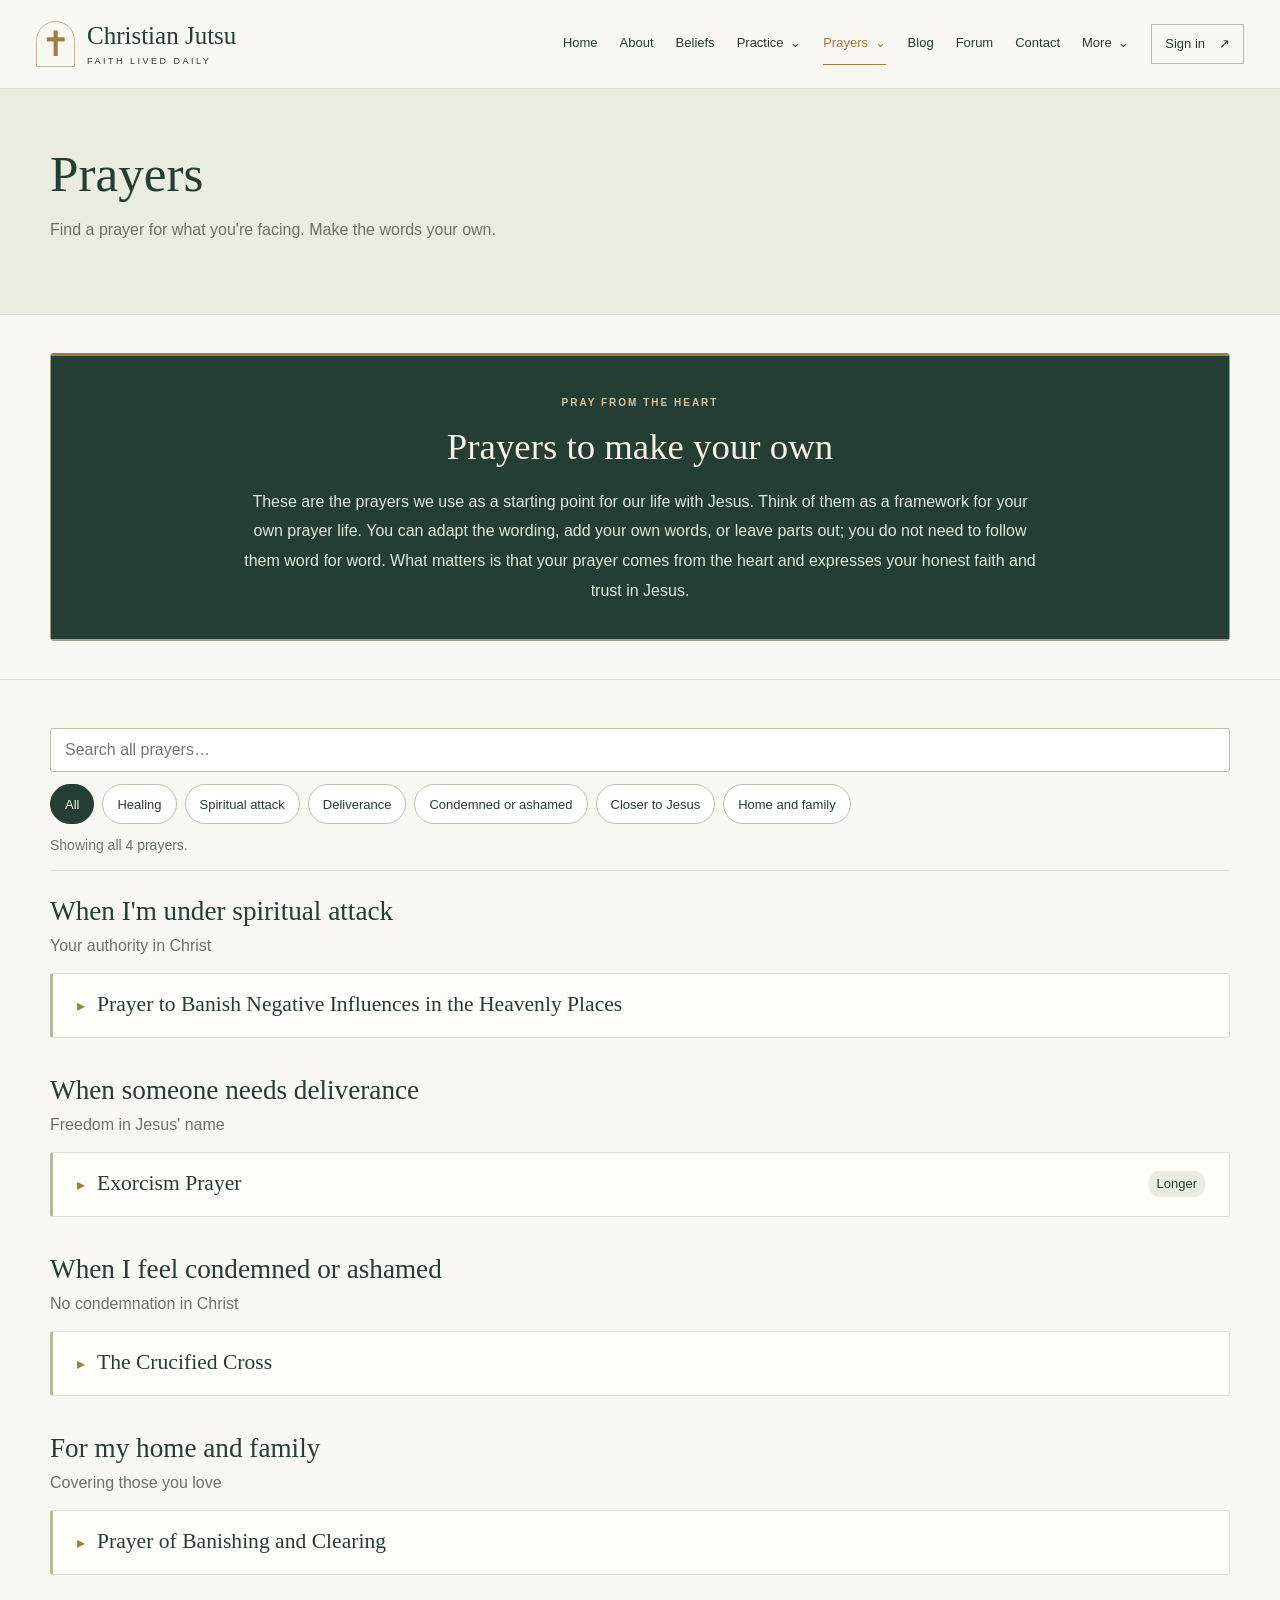
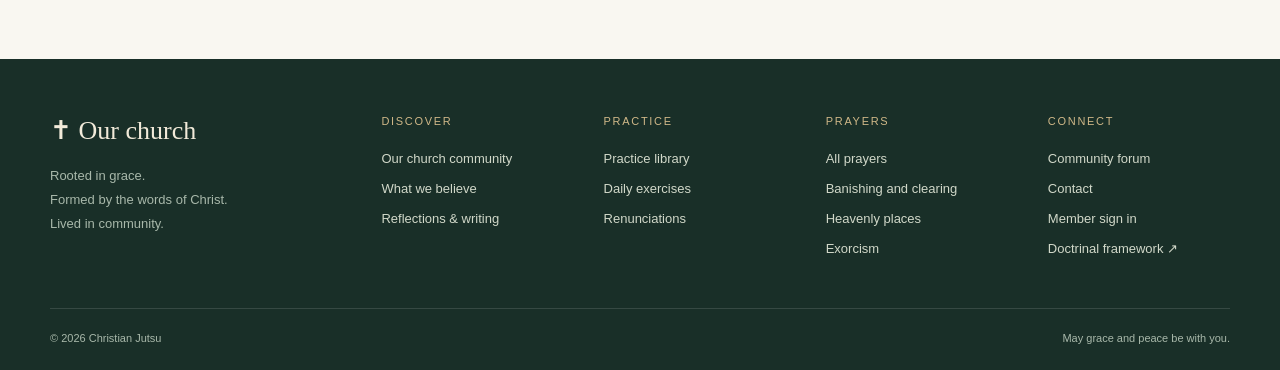
<file: prayers.html>
<!DOCTYPE html>
<html lang="en">
<head>
    <meta charset="UTF-8">
    <meta name="viewport" content="width=device-width, initial-scale=1.0">
    <meta name="description" content="Prayers to make your own, organized by what you are facing.">
    <title>Prayers - Christian Jutsu</title>
    <link rel="stylesheet" href="styles.css">
    <link rel="icon" href="assets/favicon.svg" type="image/svg+xml">
    <link rel="stylesheet" href="assets/css/site.css">
    <link rel="stylesheet" href="assets/css/practice.css">
</head>
<body class="practice-page">
    <!-- shared-shell:start --><a class="skip-link" href="#main-content">Skip to content</a>
      <header class="site-header"><div class="site-header-inner">
        <a class="site-brand" href="index.html#/" aria-label="Christian Jutsu home"><span class="brand-mark" aria-hidden="true">✝</span><span>Christian Jutsu<small>FAITH LIVED DAILY</small></span></a>
        <button class="menu-toggle" type="button" aria-expanded="false" aria-controls="site-navigation"><span aria-hidden="true">☰</span> Menu</button>
        <nav class="site-navigation" id="site-navigation" aria-label="Main navigation">
          <a href="index.html#/">Home</a>
          <a href="about.html">About</a>
          <a href="index.html#/beliefs">Beliefs</a>
          <details class="nav-group"><summary>Practice <span aria-hidden="true">⌄</span></summary><div class="nav-panel"><a href="practices.html">All practices</a><a href="exercises.html">Daily exercises</a><a href="renunciations.html">Renunciations</a></div></details>
          <details class="nav-group is-active"><summary>Prayers <span aria-hidden="true">⌄</span></summary><div class="nav-panel"><a href="prayers.html" class="is-active" aria-current="page">All prayers</a><a href="banishing-and-clearing.html">Banishing and clearing</a><a href="heavenly-places-prayer.html">Heavenly places</a><a href="exorcism-prayer.html">Exorcism</a></div></details>
          <a href="index.html#/blog">Blog</a>
          <a href="index.html#/forum">Forum</a>
          <a href="index.html#/contact">Contact</a>


          <a class="session-button" href="index.html#/login">Sign in <span aria-hidden="true">↗</span></a>
        </nav>
      </div></header><!-- shared-shell:end -->
    <main id="main-content" tabindex="-1">
        <section class="page-header">
            <div class="container">
                <h1>Prayers</h1>
                <p>Find a prayer for what you're facing. Make the words your own.</p>
            </div>
        </section>

        <section class="rituals-intro">
            <div class="container">
                <section class="prayer-collection" aria-labelledby="pray-from-the-heart-title">
                    <header class="prayer-collection-header">
                        <p class="eyebrow">PRAY FROM THE HEART</p>
                        <h2 id="pray-from-the-heart-title">Prayers to make your own</h2>
                        <p class="prayer-collection-intro">These are the prayers we use as a starting point for our life with Jesus. Think of them as a framework for your own prayer life. You can adapt the wording, add your own words, or leave parts out; you do not need to follow them word for word. What matters is that your prayer comes from the heart and expresses your honest faith and trust in Jesus.</p>
                    </header>
                </section>
            </div>
        </section>

    <!-- prayers:start -->
<section class="library" aria-label="Prayers by need">
<div class="container">
<div class="library-toolbar" id="library-toolbar" data-noun="prayer" data-noun-plural="prayers" hidden>
<label class="visually-hidden" for="library-search">Search prayers</label>
<input id="library-search" type="search" placeholder="Search all prayers…" autocomplete="off">
<div class="library-filters" id="library-filters" role="group" aria-label="Filter by need">
<button type="button" data-need="all" aria-pressed="true">All</button>
<button type="button" data-need="healing" data-title="When I need healing" aria-pressed="false">Healing</button>
<button type="button" data-need="attack" data-title="When I'm under spiritual attack" aria-pressed="false">Spiritual attack</button>
<button type="button" data-need="deliverance" data-title="When someone needs deliverance" aria-pressed="false">Deliverance</button>
<button type="button" data-need="condemned" data-title="When I feel condemned or ashamed" aria-pressed="false">Condemned or ashamed</button>
<button type="button" data-need="closer" data-title="To grow closer to Jesus" aria-pressed="false">Closer to Jesus</button>
<button type="button" data-need="home" data-title="For my home and family" aria-pressed="false">Home and family</button>
</div>
<p class="library-status" id="library-status" aria-live="polite"></p>
</div>
<section class="library-group" data-group="attack" aria-labelledby="group-attack">
<h2 class="library-group-title" id="group-attack">When I'm under spiritual attack</h2>
<p class="library-group-tagline">Your authority in Christ</p>
<details class="ritual-card library-card" id="heavenly-places" data-needs="attack healing">
<summary><h3>Prayer to Banish Negative Influences in the Heavenly Places</h3><span class="library-meta"></span></summary>
<div class="library-body">
<p>This prayer uses our delegated authority in Christ to command any enemy operating from the heavenly realms to cease every operation of negativity against us: against our minds, our bodies, and our livelihoods.</p>
<p>Scripture gives many examples of a spirit working against a person to cause delays, sickness, and setbacks:</p>
<ul><li><strong>Daniel 10:12-13</strong> - The prince of the kingdom of Persia withstood the answer to Daniel's prayer for twenty-one days.</li><li><strong>Job 2:7</strong> - Satan struck Job's health, afflicting him with painful sores.</li><li><strong>Zechariah 3:1-2</strong> - Satan stood at the right hand of Joshua the high priest to resist him. On earth, people were working to stop the rebuilding of the temple, but God showed Zechariah in a vision that a demonic force stood behind that opposition.</li></ul>
<p>This prayer is aimed specifically at spiritual forces in the heavenly places that may be trying to hinder your progress, your health, or your finances; to block your path; or to block what God is doing in your life.</p>
<div class="scripture-ref"><strong>Key Scriptures:</strong> Daniel 10:12-13, Job 2:7, Zechariah 3:1-2, Ephesians 6:12, Luke 10:19</div>
<p class="library-guide"><a class="btn" href="heavenly-places-prayer.html">View Complete Step-by-Step Guide →</a></p>
<div class="library-footer"><p class="library-also">Also in: <a href="#need=healing">When I need healing</a></p><div class="library-actions"><button type="button" class="library-copy" data-copy-link hidden><span aria-hidden="true">🔗</span> <span class="library-button-label">Copy link</span></button><button type="button" class="library-close" data-close hidden><span aria-hidden="true">▴</span> <span class="library-button-label">Close</span></button></div></div>
</div>
</details>
</section>
<section class="library-group" data-group="deliverance" aria-labelledby="group-deliverance">
<h2 class="library-group-title" id="group-deliverance">When someone needs deliverance</h2>
<p class="library-group-tagline">Freedom in Jesus' name</p>
<details class="ritual-card library-card" id="exorcism" data-needs="deliverance attack">
<summary><h3>Exorcism Prayer</h3><span class="library-meta"><span class="library-tag">Longer</span></span></summary>
<div class="library-body">
<p>This is a prayer rooted in Christ and divine authority, meant to exorcise evil spirits and deliver a person from evil.</p>
<p>The goal of this prayer is to exercise the authority Christ has given us over any evil spirit that is currently in a person or attached to them. We believe spirits can dwell in a person's body or attach themselves to a person. This prayer is specifically for driving out a demonic force from within a person, or breaking its hold where it is attached. Scripture records a man possessed by a legion of demons, whom Jesus set completely free (Mark 5:1-20).</p>
<p>Our framework teaches that demons can never attach to or indwell the regenerated spirit of a believer, but they may influence the mind, the body, or the subconscious (<a href="index.html#/beliefs?article=13">Article 13</a>). Believers hold delegated authority from Christ to speak directly to these spirits and command them to leave in the name of Jesus (<a href="index.html#/beliefs?article=21">Article 21</a>). Spirits differ in rank and resistance, so some may require greater preparation through prayer and fasting before they leave (Mark 9:28-29).</p>
<p>The framework recognizes spiritual warfare while affirming that not all suffering is demonic or caused by personal failure. Prayer belongs alongside compassionate community support and appropriate medical care. The guide helps believers pray without using symptoms as a diagnosis of spiritual attack.</p>
<div class="scripture-ref"><strong>Key Scriptures:</strong> Mark 5:1-20, Mark 9:28-29, Mark 16:17, Luke 10:19, Acts 16:18, James 4:7, Exodus 3:14, Isaiah 43:11-13</div>
<p class="library-guide"><a class="btn" href="exorcism-prayer.html">View Complete Prayer Guide →</a></p>
<div class="library-footer"><p class="library-also">Also in: <a href="#need=attack">When I'm under spiritual attack</a></p><div class="library-actions"><button type="button" class="library-copy" data-copy-link hidden><span aria-hidden="true">🔗</span> <span class="library-button-label">Copy link</span></button><button type="button" class="library-close" data-close hidden><span aria-hidden="true">▴</span> <span class="library-button-label">Close</span></button></div></div>
</div>
</details>
</section>
<section class="library-group" data-group="condemned" aria-labelledby="group-condemned">
<h2 class="library-group-title" id="group-condemned">When I feel condemned or ashamed</h2>
<p class="library-group-tagline">No condemnation in Christ</p>
<details class="ritual-card library-card" id="crucified-cross" data-needs="condemned closer">
<summary><h3>The Crucified Cross</h3><span class="library-meta"></span></summary>
<div class="library-body">
<p>The Crucified Cross is a mental and physical meditation on Jesus' finished work. This collection uses it as a Christ-centered adaptation of a symbolic cross gesture. The movement is optional: its purpose is to turn attention to Christ's self-giving love and the grace already received in Him.</p>
<p>In this practice, the believer visualizes Christ on the cross—battered, bruised, and suffering—as they form the cross upon their own body through simple gestures. This tangible reminder helps the Christian internalize the gravity of sin and the magnitude of God's sacrificial love.</p>
<p>This would be a good time to confess any shortcomings or sins and <a href="renunciations.html">make renunciations</a> before continuing with the prayer.</p>
<div class="prayer-text">"Jesus Christ is Lord.<br>
I belong to Jesus Christ.<br>
I have been brought near to God through Christ.<br>
I am joined to Christ, and the Holy Spirit dwells within me.<br>
There is now no condemnation for me in Christ Jesus.<br>
I have been delivered from the authority of darkness and brought into the kingdom of God's beloved Son.<br>
Jesus Christ is Lord over me—spirit, mind, body, and life."</div>
<div class="scripture-ref"><strong>Key Scriptures:</strong> 1 Corinthians 1:18, Galatians 6:14, Colossians 1:20, Isaiah 53:5, 1 Peter 2:24</div>
<div class="library-footer"><p class="library-also">Also in: <a href="#need=closer">To grow closer to Jesus</a></p><div class="library-actions"><button type="button" class="library-copy" data-copy-link hidden><span aria-hidden="true">🔗</span> <span class="library-button-label">Copy link</span></button><button type="button" class="library-close" data-close hidden><span aria-hidden="true">▴</span> <span class="library-button-label">Close</span></button></div></div>
</div>
</details>
</section>
<section class="library-group" data-group="home" aria-labelledby="group-home">
<h2 class="library-group-title" id="group-home">For my home and family</h2>
<p class="library-group-tagline">Covering those you love</p>
<details class="ritual-card library-card" id="banishing-and-clearing" data-needs="home attack">
<summary><h3>Prayer of Banishing and Clearing</h3><span class="library-meta"></span></summary>
<div class="library-body">
<p>This prayer helps us seek peace, protection, and renewed attention to Christ. The guide begins with the Crucified Cross, then calls on God's names (YHWH, El Shaddai, El Elyon, and Yahweh) with a short petition in Jesus' name after each.</p>
<p>According to Article 22, the source, object, authority, intention, and posture of a practice matter. Use this guide to attend to Christ, reject fear and condemnation, and pray in faith.</p>
<div class="scripture-ref"><strong>Key Scriptures:</strong> Psalm 91:11-12, Hebrews 1:14, Matthew 18:10, Exodus 3:14, Genesis 17:1, Psalm 7:17</div>
<p class="library-guide"><a class="btn" href="banishing-and-clearing.html">View Complete Step-by-Step Guide →</a></p>
<div class="library-footer"><p class="library-also">Also in: <a href="#need=attack">When I'm under spiritual attack</a></p><div class="library-actions"><button type="button" class="library-copy" data-copy-link hidden><span aria-hidden="true">🔗</span> <span class="library-button-label">Copy link</span></button><button type="button" class="library-close" data-close hidden><span aria-hidden="true">▴</span> <span class="library-button-label">Close</span></button></div></div>
</div>
</details>
</section>
<p class="library-no-results" id="library-no-results" hidden>No prayers match your search. Try another word, or choose All.</p>
</div>
</section>
<!-- prayers:end -->
    </main>
    <!-- shared-footer:start --><footer class="site-footer"><div class="footer-grid">
      <div><a class="footer-brand" href="index.html#/">✝ Our church</a><p>Rooted in grace.<br>Formed by the words of Christ.<br>Lived in community.</p></div>
      <div><h2>Discover</h2><a href="about.html">Our church community</a><a href="index.html#/beliefs">What we believe</a><a href="index.html#/blog">Reflections &amp; writing</a></div>
      <div><h2>Practice</h2><a href="practices.html">Practice library</a><a href="exercises.html">Daily exercises</a><a href="renunciations.html">Renunciations</a></div>
      <div><h2>Prayers</h2><a href="prayers.html">All prayers</a><a href="banishing-and-clearing.html">Banishing and clearing</a><a href="heavenly-places-prayer.html">Heavenly places</a><a href="exorcism-prayer.html">Exorcism</a></div>
      <div><h2>Connect</h2><a href="index.html#/forum">Community forum</a><a href="index.html#/contact">Contact</a><a href="index.html#/login">Member sign in</a><a href="docs/christian-jutsu-framework-v2.1.md" download>Doctrinal framework ↗</a></div>
    </div><div class="footer-bottom"><span>© 2026 Christian Jutsu</span><span>May grace and peace be with you.</span></div></footer><!-- shared-footer:end -->
    <script src="assets/js/shared-shell.js"></script>
    <script src="script.js"></script>
    <script src="assets/js/library-page.js"></script>
</body>
</html>
</file>
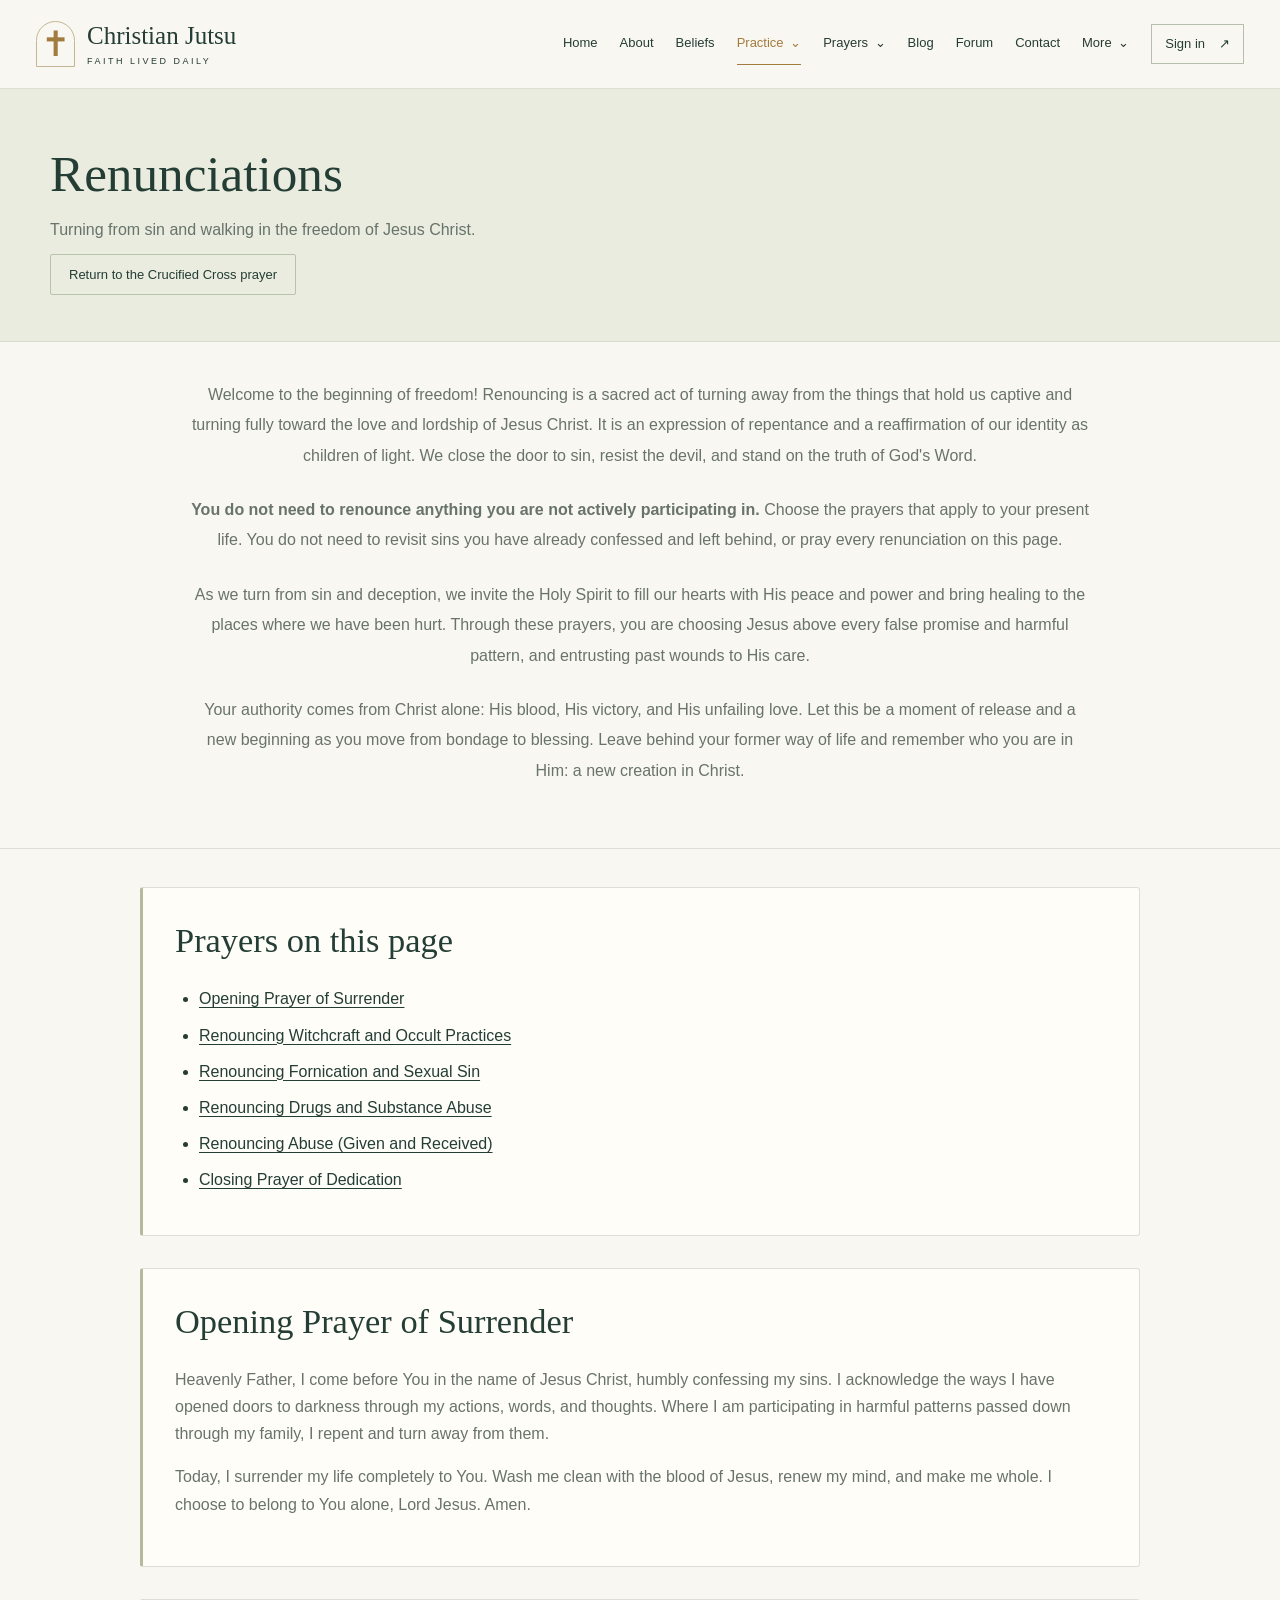
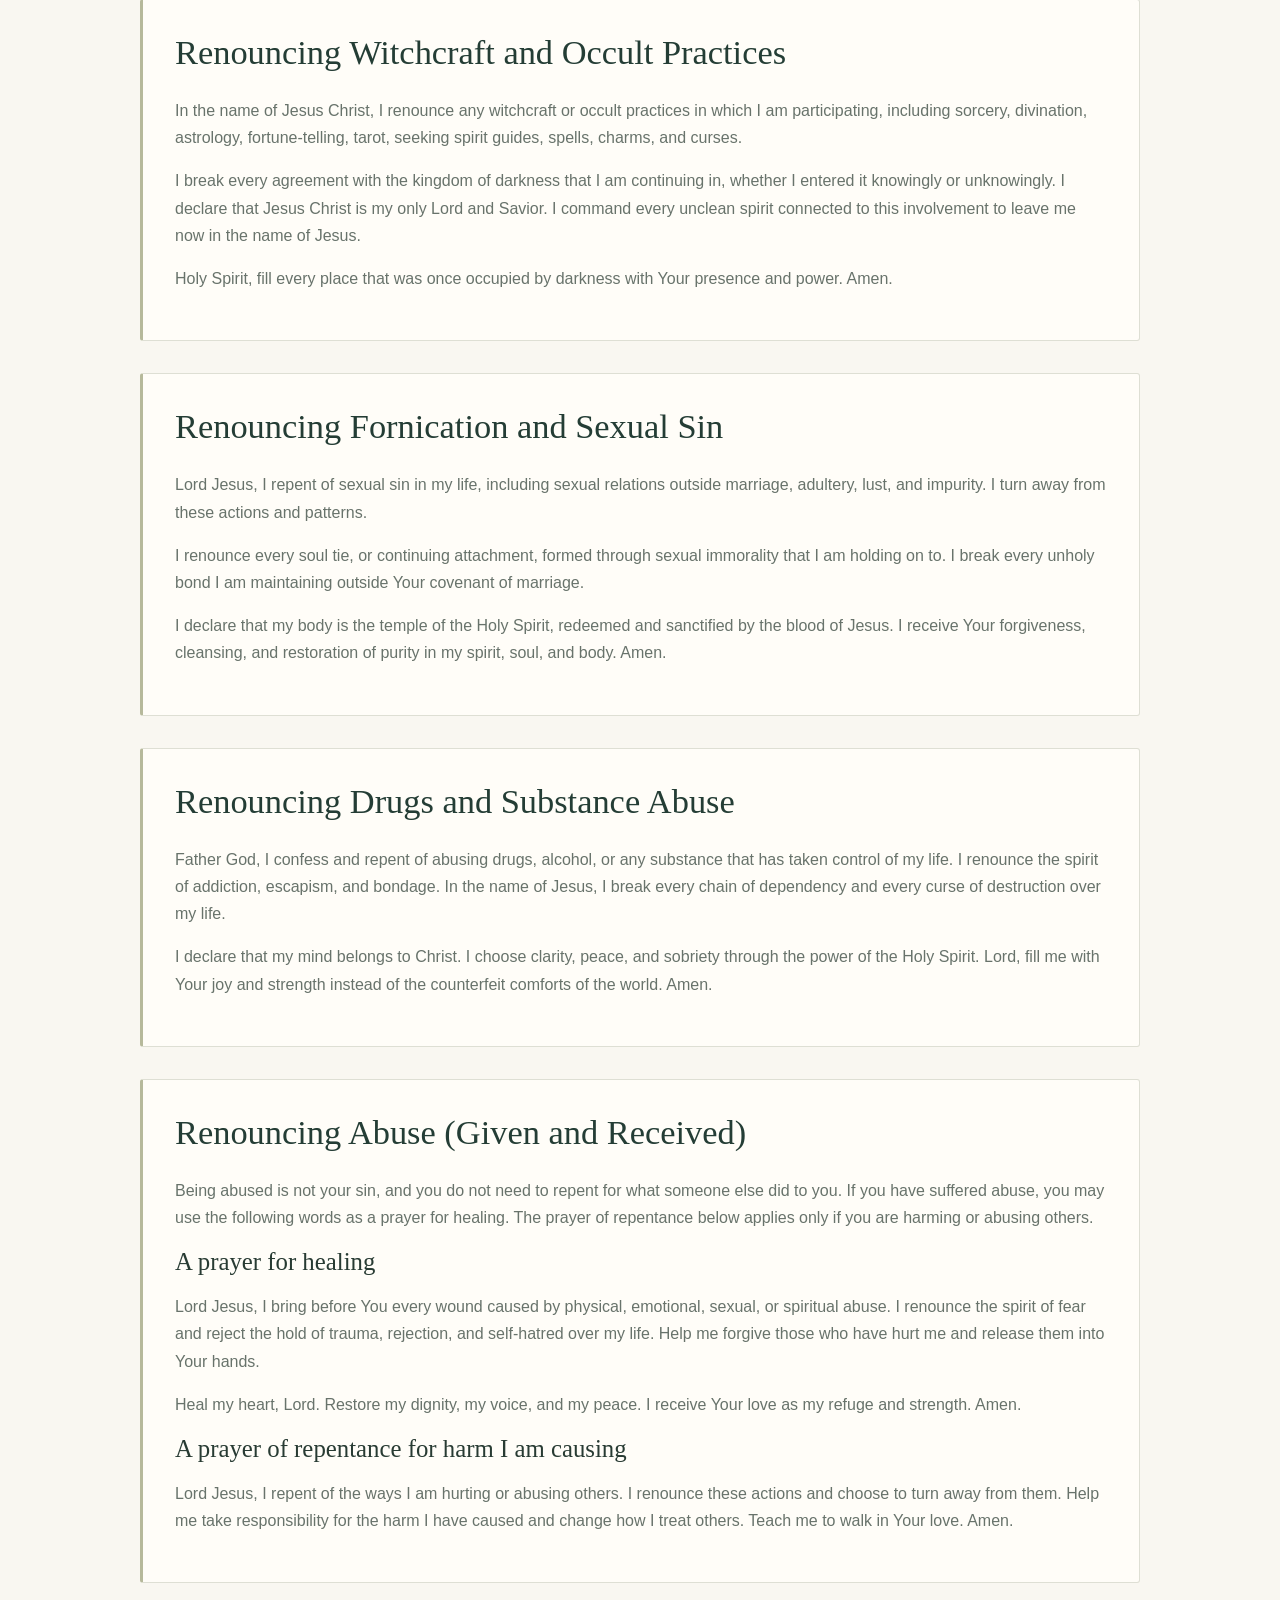
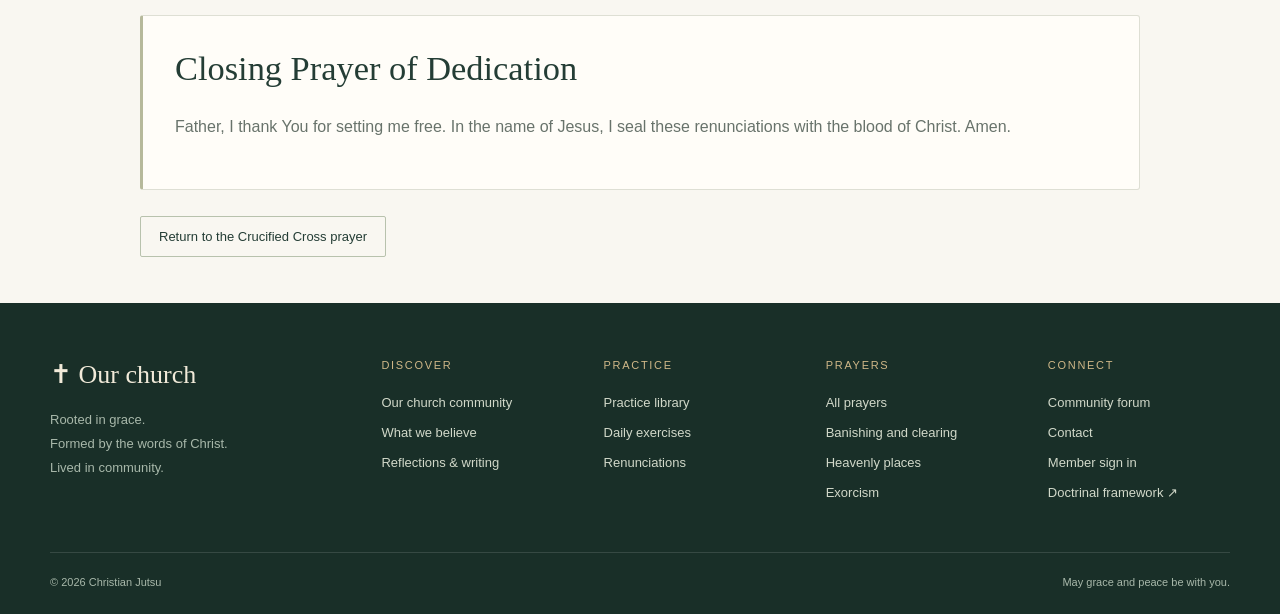
<file: renunciations.html>
<!DOCTYPE html>
<html lang="en">
<head>
    <meta charset="UTF-8">
    <meta name="viewport" content="width=device-width, initial-scale=1.0">
    <meta name="description" content="Prayers of surrender and renunciation to turn from sin, resist the devil, and walk in the freedom of Jesus Christ.">
    <title>Renunciations - Christian Jutsu</title>
    <link rel="stylesheet" href="styles.css">
    <link rel="icon" href="assets/favicon.svg" type="image/svg+xml">
    <link rel="stylesheet" href="assets/css/site.css">
    <link rel="stylesheet" href="assets/css/practice.css">
</head>
<body class="practice-page">
    <!-- shared-shell:start --><a class="skip-link" href="#main-content">Skip to content</a>
      <header class="site-header"><div class="site-header-inner">
        <a class="site-brand" href="index.html#/" aria-label="Christian Jutsu home"><span class="brand-mark" aria-hidden="true">✝</span><span>Christian Jutsu<small>FAITH LIVED DAILY</small></span></a>
        <button class="menu-toggle" type="button" aria-expanded="false" aria-controls="site-navigation"><span aria-hidden="true">☰</span> Menu</button>
        <nav class="site-navigation" id="site-navigation" aria-label="Main navigation">
          <a href="index.html#/">Home</a>
          <a href="about.html">About</a>
          <a href="index.html#/beliefs">Beliefs</a>
          <details class="nav-group is-active"><summary>Practice <span aria-hidden="true">⌄</span></summary><div class="nav-panel"><a href="practices.html">All practices</a><a href="exercises.html">Daily exercises</a><a href="renunciations.html" class="is-active" aria-current="page">Renunciations</a></div></details>
          <details class="nav-group"><summary>Prayers <span aria-hidden="true">⌄</span></summary><div class="nav-panel"><a href="prayers.html">All prayers</a><a href="banishing-and-clearing.html">Banishing and clearing</a><a href="heavenly-places-prayer.html">Heavenly places</a><a href="exorcism-prayer.html">Exorcism</a></div></details>
          <a href="index.html#/blog">Blog</a>
          <a href="index.html#/forum">Forum</a>
          <a href="index.html#/contact">Contact</a>


          <a class="session-button" href="index.html#/login">Sign in <span aria-hidden="true">↗</span></a>
        </nav>
      </div></header><!-- shared-shell:end -->
    <main id="main-content" tabindex="-1">
        <section class="page-header" aria-labelledby="page-title">
            <div class="container">
                <h1 id="page-title">Renunciations</h1>
                <p>Turning from sin and walking in the freedom of Jesus Christ.</p>
                <a href="prayers.html#crucified-cross" class="back-button">Return to the Crucified Cross prayer</a>
            </div>
        </section>

        <section class="rituals-intro" aria-label="About renunciation">
            <div class="container">
                <p class="intro-text">Welcome to the beginning of freedom! Renouncing is a sacred act of turning away from the things that hold us captive and turning fully toward the love and lordship of Jesus Christ. It is an expression of repentance and a reaffirmation of our identity as children of light. We close the door to sin, resist the devil, and stand on the truth of God's Word.</p>
                <p class="intro-text"><strong>You do not need to renounce anything you are not actively participating in.</strong> Choose the prayers that apply to your present life. You do not need to revisit sins you have already confessed and left behind, or pray every renunciation on this page.</p>
                <p class="intro-text">As we turn from sin and deception, we invite the Holy Spirit to fill our hearts with His peace and power and bring healing to the places where we have been hurt. Through these prayers, you are choosing Jesus above every false promise and harmful pattern, and entrusting past wounds to His care.</p>
                <p class="intro-text">Your authority comes from Christ alone: His blood, His victory, and His unfailing love. Let this be a moment of release and a new beginning as you move from bondage to blessing. Leave behind your former way of life and remember who you are in Him: a new creation in Christ.</p>
            </div>
        </section>

        <div class="guide-container">
            <nav class="ritual-card" aria-labelledby="prayer-links-title">
                <h2 id="prayer-links-title">Prayers on this page</h2>
                <ul>
                    <li><a href="#opening-prayer">Opening Prayer of Surrender</a></li>
                    <li><a href="#witchcraft-and-occult">Renouncing Witchcraft and Occult Practices</a></li>
                    <li><a href="#sexual-sin">Renouncing Fornication and Sexual Sin</a></li>
                    <li><a href="#substance-abuse">Renouncing Drugs and Substance Abuse</a></li>
                    <li><a href="#abuse">Renouncing Abuse (Given and Received)</a></li>
                    <li><a href="#closing-prayer">Closing Prayer of Dedication</a></li>
                </ul>
            </nav>

            <section class="ritual-card" id="opening-prayer" aria-labelledby="opening-prayer-title">
                <h2 id="opening-prayer-title">Opening Prayer of Surrender</h2>
                <p>Heavenly Father, I come before You in the name of Jesus Christ, humbly confessing my sins. I acknowledge the ways I have opened doors to darkness through my actions, words, and thoughts. Where I am participating in harmful patterns passed down through my family, I repent and turn away from them.</p>
                <p>Today, I surrender my life completely to You. Wash me clean with the blood of Jesus, renew my mind, and make me whole. I choose to belong to You alone, Lord Jesus. Amen.</p>
            </section>

            <section class="ritual-card" id="witchcraft-and-occult" aria-labelledby="witchcraft-and-occult-title">
                <h2 id="witchcraft-and-occult-title">Renouncing Witchcraft and Occult Practices</h2>
                <p>In the name of Jesus Christ, I renounce any witchcraft or occult practices in which I am participating, including sorcery, divination, astrology, fortune-telling, tarot, seeking spirit guides, spells, charms, and curses.</p>
                <p>I break every agreement with the kingdom of darkness that I am continuing in, whether I entered it knowingly or unknowingly. I declare that Jesus Christ is my only Lord and Savior. I command every unclean spirit connected to this involvement to leave me now in the name of Jesus.</p>
                <p>Holy Spirit, fill every place that was once occupied by darkness with Your presence and power. Amen.</p>
            </section>

            <section class="ritual-card" id="sexual-sin" aria-labelledby="sexual-sin-title">
                <h2 id="sexual-sin-title">Renouncing Fornication and Sexual Sin</h2>
                <p>Lord Jesus, I repent of sexual sin in my life, including sexual relations outside marriage, adultery, lust, and impurity. I turn away from these actions and patterns.</p>
                <p>I renounce every soul tie, or continuing attachment, formed through sexual immorality that I am holding on to. I break every unholy bond I am maintaining outside Your covenant of marriage.</p>
                <p>I declare that my body is the temple of the Holy Spirit, redeemed and sanctified by the blood of Jesus. I receive Your forgiveness, cleansing, and restoration of purity in my spirit, soul, and body. Amen.</p>
            </section>

            <section class="ritual-card" id="substance-abuse" aria-labelledby="substance-abuse-title">
                <h2 id="substance-abuse-title">Renouncing Drugs and Substance Abuse</h2>
                <p>Father God, I confess and repent of abusing drugs, alcohol, or any substance that has taken control of my life. I renounce the spirit of addiction, escapism, and bondage. In the name of Jesus, I break every chain of dependency and every curse of destruction over my life.</p>
                <p>I declare that my mind belongs to Christ. I choose clarity, peace, and sobriety through the power of the Holy Spirit. Lord, fill me with Your joy and strength instead of the counterfeit comforts of the world. Amen.</p>
            </section>

            <section class="ritual-card" id="abuse" aria-labelledby="abuse-title">
                <h2 id="abuse-title">Renouncing Abuse (Given and Received)</h2>
                <p>Being abused is not your sin, and you do not need to repent for what someone else did to you. If you have suffered abuse, you may use the following words as a prayer for healing. The prayer of repentance below applies only if you are harming or abusing others.</p>
                <h3>A prayer for healing</h3>
                <p>Lord Jesus, I bring before You every wound caused by physical, emotional, sexual, or spiritual abuse. I renounce the spirit of fear and reject the hold of trauma, rejection, and self-hatred over my life. Help me forgive those who have hurt me and release them into Your hands.</p>
                <p>Heal my heart, Lord. Restore my dignity, my voice, and my peace. I receive Your love as my refuge and strength. Amen.</p>
                <h3>A prayer of repentance for harm I am causing</h3>
                <p>Lord Jesus, I repent of the ways I am hurting or abusing others. I renounce these actions and choose to turn away from them. Help me take responsibility for the harm I have caused and change how I treat others. Teach me to walk in Your love. Amen.</p>
            </section>

            <section class="ritual-card" id="closing-prayer" aria-labelledby="closing-prayer-title">
                <h2 id="closing-prayer-title">Closing Prayer of Dedication</h2>
                <p>Father, I thank You for setting me free. In the name of Jesus, I seal these renunciations with the blood of Christ. Amen.</p>
            </section>

            <p><a href="prayers.html#crucified-cross" class="back-button">Return to the Crucified Cross prayer</a></p>
        </div>
    </main>
    <!-- shared-footer:start --><footer class="site-footer"><div class="footer-grid">
      <div><a class="footer-brand" href="index.html#/">✝ Our church</a><p>Rooted in grace.<br>Formed by the words of Christ.<br>Lived in community.</p></div>
      <div><h2>Discover</h2><a href="about.html">Our church community</a><a href="index.html#/beliefs">What we believe</a><a href="index.html#/blog">Reflections &amp; writing</a></div>
      <div><h2>Practice</h2><a href="practices.html">Practice library</a><a href="exercises.html">Daily exercises</a><a href="renunciations.html">Renunciations</a></div>
      <div><h2>Prayers</h2><a href="prayers.html">All prayers</a><a href="banishing-and-clearing.html">Banishing and clearing</a><a href="heavenly-places-prayer.html">Heavenly places</a><a href="exorcism-prayer.html">Exorcism</a></div>
      <div><h2>Connect</h2><a href="index.html#/forum">Community forum</a><a href="index.html#/contact">Contact</a><a href="index.html#/login">Member sign in</a><a href="docs/christian-jutsu-framework-v2.1.md" download>Doctrinal framework ↗</a></div>
    </div><div class="footer-bottom"><span>© 2026 Christian Jutsu</span><span>May grace and peace be with you.</span></div></footer><!-- shared-footer:end -->
    <script src="assets/js/shared-shell.js"></script>
    <script src="script.js"></script>
</body>
</html>
</file>
<file: assets/css/site.css>
﻿@import url("./app-components.css");
:root{--forest:#243d35;--forest-dark:#192f28;--gold:#a27b3f;--ink:#283b33;--muted:#68736b;--paper:#f9f7f1;--cream:#efede4;--line:#dedfd4;--primary-gold:#a27b3f;--soft-blue:#496d5e;--warm-white:#f9f7f1;--light-cream:#efede4;--text-dark:#283b33;--text-light:#626d65}
*{box-sizing:border-box}html{scroll-behavior:smooth;scroll-padding-top:110px}body{margin:0;background:var(--paper);color:var(--ink);font:16px/1.7 "Segoe UI",Arial,sans-serif}button,input,textarea,select{font:inherit}button,a,input,summary{touch-action:manipulation}button,summary{cursor:pointer}a{color:var(--forest);text-underline-offset:4px}a:hover{color:var(--gold)}a,button{transition:background .15s,color .15s,box-shadow .15s}h1,h2,h3,h4,h5,h6{font-family:Georgia,"Times New Roman",serif;line-height:1.2;font-weight:400;color:var(--ink);margin:0 0 1rem}h1{font-size:clamp(2.3rem,4vw,3.5rem)}h2{font-size:2.15rem}h3{font-size:1.55rem}h4{font-size:1.3rem}h5,h6{font-size:1.2rem}p{margin:0 0 1rem;color:var(--muted)}img,svg{max-width:100%}ul,ol{padding-left:1.5rem}li{margin-bottom:.35rem}hr{border:0;border-top:1px solid var(--line);margin:1.5rem 0}small,.small{font-size:.85rem}strong{font-weight:600}[hidden]{display:none!important}:focus-visible{outline:3px solid var(--gold);outline-offset:4px}code{overflow-wrap:anywhere;background:var(--cream);padding:.1rem .3rem}pre{white-space:pre-wrap;overflow-wrap:anywhere}.container{width:min(1180px,100% - 64px);margin-inline:auto;padding:0}.site-main{padding-block:56px 90px;min-height:65vh}.site-main:focus{outline:none}.app-loading{padding-block:100px}.skip-link{position:fixed;z-index:110;top:-80px;left:20px;background:var(--forest);color:white;padding:12px 20px}.skip-link:focus{top:10px}
.site-header{position:sticky;top:0;z-index:100;background:rgba(249,247,241,.98);border-bottom:1px solid var(--line)}.site-header-inner{max-width:1340px;margin:auto;padding:21px 36px;display:flex;align-items:center;justify-content:space-between;gap:26px}.site-brand{display:flex;align-items:center;gap:12px;text-decoration:none;color:var(--forest);font:25px/1.1 Georgia,serif;white-space:nowrap}.brand-mark{font:35px Georgia,serif;color:var(--gold);border:1px solid #c4b594;width:39px;height:46px;display:grid;place-items:center;border-radius:22px 22px 0 0}.site-brand small{display:block;font:9px/1 "Segoe UI",sans-serif;letter-spacing:2.5px;margin-top:8px}.site-navigation{display:flex;align-items:center;gap:22px;font-size:13px}.site-navigation>a:not(.session-button),.nav-group>summary{padding:9px 0;border-bottom:1px solid transparent;text-decoration:none;white-space:nowrap}.site-navigation .is-active,.nav-group.is-active>summary{color:var(--gold);border-bottom-color:var(--gold)!important}.nav-group{position:relative}.nav-group>summary{list-style:none}.nav-group>summary::-webkit-details-marker{display:none}.nav-group summary span{margin-left:3px}.nav-panel{position:absolute;top:100%;left:-16px;min-width:240px;max-width:320px;padding:10px;background:var(--paper);border:1px solid var(--line);box-shadow:0 14px 24px #243d3515}.nav-panel a{display:block;text-decoration:none;padding:9px 12px;overflow-wrap:anywhere}.nav-panel a:hover{background:var(--cream)}.session-button{display:inline-flex;align-items:center;gap:14px;border:1px solid #b6bfae;padding:8px 13px;background:transparent;color:var(--forest);text-decoration:none;font-size:13px;white-space:nowrap}.menu-toggle{display:none}.site-footer{background:var(--forest-dark);color:#e3e7dc;padding:56px 32px 22px}.footer-grid{max-width:1180px;margin:auto;display:grid;grid-template-columns:1.6fr repeat(4,1fr);gap:40px}.site-footer a{color:#d1d8c9;text-decoration:none;display:block;font-size:13px;margin-bottom:8px}.site-footer a:hover{color:#e3c48c}.site-footer .footer-brand{font:26px Georgia,serif;color:#f1ead9;margin-bottom:18px}.site-footer p{font-size:13px;color:#a8b8aa;line-height:1.85}.site-footer h2{color:#d0b888;font:11px "Segoe UI",sans-serif;letter-spacing:1.7px;text-transform:uppercase;margin-bottom:21px}.footer-bottom{max-width:1180px;margin:40px auto 0;padding-top:20px;border-top:1px solid #ffffff20;display:flex;justify-content:space-between;color:#a8b8aa;font-size:11px}
.button,.btn{display:inline-flex;align-items:center;justify-content:center;gap:22px;padding:12px 21px;text-decoration:none;border:1px solid var(--forest);border-radius:2px;background:var(--forest);color:white;font-weight:500;font-size:13px;line-height:1.6}.button:hover,.btn:hover{background:var(--forest-dark);color:white}.button-light{background:#ece8db;color:var(--forest);border-color:#ece8db}.button-light:hover{background:white;color:var(--forest)}.text-link{font-size:13px;text-decoration:none;font-weight:500;border-bottom:1px solid #aab1a2;padding-bottom:5px;display:inline-flex;align-items:center;gap:18px}.eyebrow{font-size:10px!important;font-weight:600;letter-spacing:2px;color:var(--gold);text-transform:uppercase;margin-bottom:22px}
@media(max-width:1150px){.site-header-inner{padding-inline:24px;gap:18px}.site-navigation{gap:14px;font-size:12px}.site-brand{font-size:22px}}
@media(max-width:1000px){.menu-toggle{display:block;border:1px solid #c0c8b7;padding:7px 12px;background:transparent;color:var(--forest);font-size:13px}.site-header-inner{padding-block:16px;position:relative}.site-navigation{display:none;position:absolute;top:100%;left:0;right:0;max-height:calc(100dvh - 82px);overflow:auto;background:var(--paper);border-bottom:1px solid var(--line);padding:20px 28px;box-shadow:0 15px 20px #243d3510}.site-navigation.is-open{display:flex;align-items:stretch;flex-direction:column;gap:3px;font-size:15px}.site-navigation .session-button{align-self:flex-start;margin-top:12px}.nav-panel{position:static;box-shadow:none;max-width:none;border:0;border-left:1px solid var(--line);margin:6px 0 10px}.nav-group>summary{display:flex;justify-content:space-between}}
@media(max-width:1000px){.footer-grid{grid-template-columns:repeat(4,1fr)}.footer-grid>div:first-child{grid-column:1/-1}}
@media(max-width:700px){.container{width:calc(100% - 36px)}.site-header-inner{padding-inline:18px}.site-main{padding-block:32px 55px}.footer-grid{grid-template-columns:1fr 1fr;gap:30px}.footer-grid>div:first-child{grid-column:1/-1}.site-footer{padding:40px 22px 22px}.footer-bottom{gap:15px;flex-wrap:wrap}}
@media(prefers-reduced-motion:reduce){html{scroll-behavior:auto}*,*:before,*:after{transition:none!important;animation:none!important}}


/* Home: a quiet editorial rhythm with a chapel-window illustration. */
.home-main{padding-top:0;padding-bottom:80px}.home-hero{display:grid;grid-template-columns:1.22fr 1fr;align-items:center;gap:60px;min-height:640px;padding:50px 0 60px}.eyebrow>span{display:inline-block;width:22px;height:1px;background:var(--gold);vertical-align:middle;margin-right:8px}.hero-copy h1{font-size:clamp(3rem,4.7vw,4.7rem);letter-spacing:-2px;line-height:1.1;margin-bottom:27px}.hero-copy h1 em{color:#6b795c;font-weight:400}.hero-intro{max-width:440px;font-size:15px;line-height:1.9}.hero-actions{display:flex;align-items:center;gap:28px;margin-top:31px}.hero-footnote{border-top:1px solid var(--line);margin-top:43px;padding-top:21px;max-width:445px;font-size:11px;color:var(--muted)}.tiny-cross{color:var(--gold);margin-right:10px;font-size:16px}.hero-art{position:relative;padding:20px 28px 32px;align-self:stretch;display:flex;flex-direction:column;justify-content:center;background:radial-gradient(ellipse at 50% 55%,#e6e8da55,transparent 70%)}.chapel-window{position:relative;isolation:isolate;width:85%;height:405px;margin:auto;overflow:hidden;border-radius:190px 190px 0 0;background:radial-gradient(ellipse at 50% 28%,#e1d5a4 0,#b5bd96 28%,#829980 57%,#476654 85%);border:1px solid #7c9270;box-shadow:inset 0 0 0 12px #f9f7f180,0 0 0 10px var(--paper),0 0 0 11px #cbd1be}.window-ring{position:absolute;inset:35px 26px -25px;border:1px solid #f9f7f173;border-radius:180px 180px 0 0}.ring-two{inset:58px 48px -40px}.window-light{position:absolute;left:50%;top:-50px;transform:translateX(-50%);width:150px;height:460px;background:linear-gradient(90deg,transparent,#fff6cc50,transparent);filter:blur(20px)}.window-cross{position:absolute;z-index:2;left:calc(50% - 4px);top:96px;height:179px;width:8px;background:#f6edcc;box-shadow:0 0 22px #fff3c080}.window-cross:before{content:"";position:absolute;width:105px;height:8px;background:#f6edcc;left:-48px;top:51px}.window-hills{position:absolute;bottom:-110px;left:-60px;width:370px;height:220px;transform:rotate(28deg);background:#294a39aa;border-radius:55% 65% 0 0;box-shadow:90px -30px 0 0 #4b685666}.window-sill{position:absolute;bottom:22px;left:0;right:0;height:1px;background:#ecebd29c}.art-caption{display:flex;justify-content:space-between;font-size:8px;letter-spacing:1.2px;gap:12px;margin:28px 20px 0;color:#65725e}.art-label{position:absolute;right:-20px;top:50%;writing-mode:vertical-rl;font-size:8px;letter-spacing:3px;color:#84917b}.foundation-strip{border-top:1px solid var(--line);border-bottom:1px solid var(--line);display:flex;justify-content:space-between;align-items:center;gap:24px;padding:25px 0}.foundation-strip p{margin:0;font-size:12px;line-height:1.6}.foundation-strip strong{font-weight:500;color:var(--forest)}.foundation-strip>span{font-size:12px;color:#64755f}.foundation-strip>span:before{content:"✧";margin-right:14px;color:var(--gold)}.home-section{padding:75px 0 0}.section-heading{display:flex;justify-content:space-between;align-items:end;gap:28px;margin-bottom:29px}.section-heading .eyebrow{margin-bottom:12px}.section-heading h2{margin:0;font-size:2.4rem;letter-spacing:-.5px}.section-heading>p{font-size:12px;margin-bottom:4px}.path-grid{display:grid;grid-template-columns:repeat(3,1fr);gap:20px}.path-card{display:flex;flex-direction:column;background:#f0efe7;border:1px solid #dddfd2;padding:27px;text-decoration:none;transition:transform .2s,border-color .2s}.path-card:nth-child(2){background:#edece1}.path-card:nth-child(3){background:#e9ece3}.path-card:hover{transform:translateY(-4px);border-color:var(--gold)}.path-number{font-size:9px;letter-spacing:1.4px;color:#73816e}.path-symbol{display:grid;place-items:center;width:48px;height:48px;color:#68765c;font-size:30px;margin:26px 0 17px;border:1px solid #cbd0bc;border-radius:50%}.path-card h3{font-size:23px}.path-card p{font-size:13px;line-height:1.85;flex:1}.card-link{border-top:1px solid #d4d8ca;padding-top:16px;margin-top:17px;font-size:12px;display:flex;justify-content:space-between;color:var(--forest)}.abiding-feature{margin-top:75px;background:#e9ecdf;display:grid;grid-template-columns:1fr 1fr;gap:70px;padding:48px}.abiding-feature h2{font-size:2.6rem}.abiding-feature p:not(.eyebrow){font-size:14px}.journal-grid{display:grid;grid-template-columns:repeat(2,1fr);gap:34px}.journal-card{padding:24px 0;border-top:1px solid #b7c0ae}.journal-meta{display:flex;justify-content:space-between;font-size:9px;letter-spacing:1px;color:var(--gold);margin-bottom:21px}.journal-card h3{max-width:400px;font-size:26px}.journal-card h3 a{text-decoration:none}.journal-card p{font-size:13px;max-width:420px}.community-feature{margin-top:65px;padding:49px;background:var(--forest);display:grid;grid-template-columns:1fr 1fr;gap:80px}.community-feature h2{color:#f1edde;font-size:2.65rem}.community-feature .eyebrow{color:#c8b985}.community-feature p{color:#c1cdbe;font-size:13px;max-width:355px}.community-feature .button{margin-top:13px}.community-topics>a{display:block;text-decoration:none;padding:16px 0 23px;border-bottom:1px solid #ffffff26}.community-topics h3{color:#edead9;font-size:21px;display:flex;justify-content:space-between;margin-top:10px}.community-topics p{margin:0}.topic-count{font-size:9px;letter-spacing:1.4px;color:#c8b985}
@media(max-width:1150px){.hero-copy h1{font-size:3.8rem}.home-hero{gap:30px}.hero-art{padding-inline:20px}.chapel-window{height:360px}.art-label{right:-4px}}
@media(max-width:1000px){.home-hero{min-height:580px}.hero-copy h1{font-size:3.3rem}.hero-actions{gap:17px;flex-wrap:wrap}.foundation-strip{flex-wrap:wrap}.foundation-strip>p{width:100%}.path-card{padding:20px}.path-card h3{font-size:21px}.abiding-feature,.community-feature{gap:35px;padding:32px}.section-heading h2{font-size:2.1rem}}
@media(max-width:700px){.home-main{padding-top:0}.home-hero{grid-template-columns:1fr;gap:35px;padding:44px 0 35px}.hero-copy h1{font-size:3.35rem;letter-spacing:-1.6px}.hero-intro{font-size:14px}.hero-footnote{margin-top:30px}.hero-art{max-width:390px;width:100%;justify-self:center;padding:15px 30px}.chapel-window{height:320px;width:82%}.window-cross{top:68px}.art-caption{margin-inline:10px;font-size:7px}.art-label{right:0}.foundation-strip{gap:16px;padding:22px 0}.foundation-strip>span{width:calc(50% - 8px);font-size:11px}.foundation-strip>span:before{margin-right:8px}.home-section{padding-top:48px}.section-heading{align-items:start;flex-direction:column;gap:15px}.section-heading h2{font-size:2rem}.section-heading>p{display:none}.path-grid,.journal-grid{grid-template-columns:1fr;gap:15px}.path-card{padding:25px}.path-symbol{margin-top:20px}.path-card h3{font-size:25px}.abiding-feature,.community-feature{grid-template-columns:1fr;padding:28px;gap:20px;margin-top:45px}.abiding-feature h2,.community-feature h2{font-size:2.2rem}.journal-card{padding:22px 0}.journal-card h3{font-size:24px}}
</file>
<file: styles.css>
/* ===== GLOBAL STYLES ===== */
* {
    margin: 0;
    padding: 0;
    box-sizing: border-box;
}

:root {
    --primary-gold: #d4af37;
    --soft-blue: #6b9fd6;
    --warm-white: #fafaf8;
    --light-cream: #f5f3ed;
    --text-dark: #333333;
    --text-light: #666666;
    --border-light: #e0ddd5;
    --shadow: rgba(0, 0, 0, 0.1);
}

body {
    font-family: 'Georgia', 'Times New Roman', serif;
    line-height: 1.7;
    color: var(--text-dark);
    background-color: var(--warm-white);
}

.container {
    max-width: 1200px;
    margin: 0 auto;
    padding: 0 20px;
}

h1, h2, h3 {
    font-weight: 600;
    color: var(--text-dark);
    margin-bottom: 1rem;
}

h1 {
    font-size: 2.5rem;
}

h2 {
    font-size: 2rem;
}

h3 {
    font-size: 1.5rem;
}

p {
    margin-bottom: 1rem;
    color: var(--text-light);
}

a {
    text-decoration: none;
    color: inherit;
    transition: all 0.3s ease;
}

/* ===== NAVIGATION BAR ===== */
.navbar {
    background: white;
    box-shadow: 0 2px 10px var(--shadow);
    position: sticky;
    top: 0;
    z-index: 1000;
    padding: 0.5rem 0;
}

.nav-container {
    max-width: 1200px;
    margin: 0 auto;
    padding: 0 20px;
    display: flex;
    justify-content: space-between;
    align-items: center;
}

.logo {
    font-size: 1.5rem;
    font-weight: 600;
    color: var(--primary-gold);
    display: flex;
    align-items: center;
    gap: 0.5rem;
}

.nav-menu {
    display: flex;
    list-style: none;
    gap: 2rem;
    align-items: center;
}

.nav-menu li {
    position: relative;
}

.nav-menu a {
    color: var(--text-dark);
    font-size: 1.05rem;
    padding: 0.5rem 1rem;
    border-radius: 5px;
    transition: all 0.3s ease;
}

.nav-menu a:hover,
.nav-menu a.active {
    color: var(--primary-gold);
    background-color: var(--light-cream);
}

/* Dropdown Menu */
.dropdown {
    position: relative;
}

.dropdown-menu {
    position: absolute;
    top: 100%;
    left: 0;
    background: white;
    box-shadow: 0 4px 15px var(--shadow);
    border-radius: 8px;
    min-width: 200px;
    opacity: 0;
    visibility: hidden;
    transform: translateY(-10px);
    transition: all 0.3s ease;
    list-style: none;
    padding: 0.5rem 0;
    margin-top: 0.5rem;
}

.dropdown:hover .dropdown-menu {
    opacity: 1;
    visibility: visible;
    transform: translateY(0);
}

.dropdown-menu li {
    padding: 0;
}

.dropdown-menu a {
    display: block;
    padding: 0.75rem 1.5rem;
    color: var(--text-dark);
    border-radius: 0;
}

.dropdown-menu a:hover {
    background-color: var(--light-cream);
    color: var(--primary-gold);
}

/* Hamburger Menu */
.hamburger {
    display: none;
    flex-direction: column;
    background: none;
    border: none;
    cursor: pointer;
    padding: 0.5rem;
}

.hamburger span {
    width: 25px;
    height: 3px;
    background-color: var(--text-dark);
    margin: 3px 0;
    transition: 0.3s;
    border-radius: 2px;
}

/* ===== HERO SECTION ===== */
.hero {
    height: 500px;
    background: linear-gradient(rgba(0, 0, 0, 0.3), rgba(0, 0, 0, 0.4)),
                url('data:image/svg+xml,<svg xmlns="http://www.w3.org/2000/svg" viewBox="0 0 1200 500"><defs><linearGradient id="grad" x1="0%" y1="0%" x2="0%" y2="100%"><stop offset="0%" style="stop-color:%236b9fd6;stop-opacity:1" /><stop offset="100%" style="stop-color:%23d4af37;stop-opacity:0.7" /></linearGradient></defs><rect width="1200" height="500" fill="url(%23grad)"/><circle cx="600" cy="250" r="100" fill="%23fff" opacity="0.1"/><line x1="600" y1="200" x2="600" y2="300" stroke="%23fff" stroke-width="8" opacity="0.3"/><line x1="560" y1="230" x2="640" y2="230" stroke="%23fff" stroke-width="8" opacity="0.3"/></svg>');
    background-size: cover;
    background-position: center;
    display: flex;
    align-items: center;
    justify-content: center;
    text-align: center;
    color: white;
    position: relative;
}

.hero-overlay {
    z-index: 2;
    padding: 2rem;
}

.hero h1 {
    color: white;
    font-size: 3.5rem;
    margin-bottom: 1rem;
    text-shadow: 2px 2px 8px rgba(0, 0, 0, 0.5);
}

.tagline {
    font-size: 1.3rem;
    color: white;
    font-style: italic;
    text-shadow: 1px 1px 4px rgba(0, 0, 0, 0.5);
}

/* ===== WELCOME SECTION ===== */
.welcome {
    padding: 4rem 0;
    background-color: var(--warm-white);
    text-align: center;
}

.welcome h2 {
    color: var(--primary-gold);
    margin-bottom: 2rem;
    font-size: 2.5rem;
}

.welcome p {
    max-width: 800px;
    margin: 0 auto 1.5rem;
    font-size: 1.1rem;
    line-height: 1.8;
}

/* ===== FEATURES SECTION ===== */
.features {
    padding: 4rem 0;
    background-color: var(--light-cream);
}

.feature-grid {
    display: grid;
    grid-template-columns: repeat(auto-fit, minmax(250px, 1fr));
    gap: 2rem;
    margin-bottom: 3rem;
}

.feature-card {
    background: white;
    padding: 2rem;
    border-radius: 10px;
    box-shadow: 0 4px 15px var(--shadow);
    text-align: center;
    transition: transform 0.3s ease, box-shadow 0.3s ease;
}

.feature-card:hover {
    transform: translateY(-5px);
    box-shadow: 0 8px 25px var(--shadow);
}

.feature-icon {
    font-size: 3rem;
    margin-bottom: 1rem;
}

.feature-card h3 {
    color: var(--soft-blue);
    margin-bottom: 1rem;
}

.feature-card p {
    font-size: 0.95rem;
}

.cta-button {
    text-align: center;
    margin-top: 2rem;
}

.btn {
    display: inline-block;
    padding: 1rem 2rem;
    background: var(--primary-gold);
    color: white;
    border-radius: 50px;
    font-size: 1.1rem;
    font-weight: 600;
    transition: all 0.3s ease;
    box-shadow: 0 4px 15px rgba(212, 175, 55, 0.3);
}

.btn:hover {
    background: #c49d2e;
    transform: translateY(-2px);
    box-shadow: 0 6px 20px rgba(212, 175, 55, 0.4);
}

/* ===== PAGE HEADER ===== */
.page-header {
    background: linear-gradient(135deg, var(--soft-blue), var(--primary-gold));
    color: white;
    padding: 3rem 0;
    text-align: center;
}

.page-header h1 {
    color: white;
    font-size: 3rem;
}

/* ===== ABOUT PAGE ===== */
.about-content {
    padding: 4rem 0;
    background-color: var(--warm-white);
}

.about-grid {
    display: grid;
    grid-template-columns: 2fr 1fr;
    gap: 3rem;
    align-items: start;
}

.about-text h2 {
    color: var(--primary-gold);
    margin-top: 2rem;
    margin-bottom: 1rem;
}

.about-text h2:first-child {
    margin-top: 0;
}

.about-text p {
    margin-bottom: 1.5rem;
    font-size: 1.05rem;
}

.about-image {
    position: sticky;
    top: 100px;
}

.image-placeholder {
    background: white;
    padding: 2rem;
    border-radius: 10px;
    box-shadow: 0 4px 15px var(--shadow);
}

.image-placeholder svg {
    width: 100%;
    height: auto;
}

.image-caption {
    text-align: center;
    font-style: italic;
    margin-top: 1rem;
    font-size: 0.9rem;
}

/* ===== RITUALS PAGE ===== */
.rituals-intro {
    padding: 3rem 0;
    background-color: var(--light-cream);
    text-align: center;
}

.intro-text {
    max-width: 900px;
    margin: 0 auto 1.5rem;
    font-size: 1.1rem;
    line-height: 1.9;
}

.rituals-content {
    padding: 4rem 0;
    background-color: var(--warm-white);
}

.ritual-card {
    background: white;
    padding: 2.5rem;
    margin-bottom: 2rem;
    border-radius: 10px;
    box-shadow: 0 4px 15px var(--shadow);
    border-left: 5px solid var(--primary-gold);
    transition: all 0.3s ease;
}

.ritual-card:hover {
    box-shadow: 0 8px 25px var(--shadow);
    transform: translateX(5px);
}

.ritual-icon {
    font-size: 3rem;
    margin-bottom: 1rem;
}

.ritual-card h2 {
    color: var(--soft-blue);
    margin-bottom: 1.5rem;
}

.ritual-card p {
    margin-bottom: 1rem;
    font-size: 1.05rem;
}

.scripture-ref {
    margin-top: 1.5rem;
    padding: 1rem;
    background-color: var(--light-cream);
    border-left: 3px solid var(--primary-gold);
    border-radius: 5px;
    font-size: 0.95rem;
}

.scripture-ref strong {
    color: var(--text-dark);
}

.rituals-cta {
    padding: 4rem 0;
    background: linear-gradient(135deg, var(--light-cream), var(--warm-white));
    text-align: center;
}

.rituals-cta h2 {
    color: var(--primary-gold);
    margin-bottom: 1.5rem;
}

.rituals-cta p {
    max-width: 700px;
    margin: 0 auto 2rem;
    font-size: 1.1rem;
}

/* ===== FOOTER ===== */
footer {
    background: linear-gradient(135deg, var(--text-dark), #555);
    color: white;
    padding: 3rem 0;
    text-align: center;
}

.footer-links {
    display: flex;
    justify-content: center;
    gap: 2rem;
    margin-bottom: 1.5rem;
    flex-wrap: wrap;
}

.footer-links a {
    color: white;
    font-size: 1.05rem;
    transition: color 0.3s ease;
}

.footer-links a:hover {
    color: var(--primary-gold);
}

.footer-text {
    color: rgba(255, 255, 255, 0.8);
    margin-bottom: 0.5rem;
}

/* ===== RESPONSIVE DESIGN ===== */
@media (max-width: 768px) {
    .hamburger {
        display: flex;
        z-index: 1001;
    }

    .nav-menu {
        position: fixed;
        left: -100%;
        top: 60px;
        flex-direction: column;
        background-color: white;
        width: 100%;
        text-align: center;
        transition: 0.3s;
        box-shadow: 0 10px 27px var(--shadow);
        gap: 0;
        padding: 1rem 0;
    }

    .nav-menu.active {
        left: 0;
    }

    .nav-menu li {
        margin: 0.5rem 0;
    }

    .dropdown-menu {
        position: static;
        opacity: 1;
        visibility: visible;
        transform: none;
        box-shadow: none;
        background: var(--light-cream);
        margin-top: 0.5rem;
        display: none;
    }

    .dropdown.active .dropdown-menu {
        display: block;
    }

    .hero h1 {
        font-size: 2.5rem;
    }

    .tagline {
        font-size: 1.1rem;
    }

    h1 {
        font-size: 2rem;
    }

    h2 {
        font-size: 1.75rem;
    }

    .about-grid {
        grid-template-columns: 1fr;
    }

    .about-image {
        position: static;
    }

    .feature-grid {
        grid-template-columns: 1fr;
    }

    .footer-links {
        flex-direction: column;
        gap: 1rem;
    }
}

@media (max-width: 480px) {
    .hero {
        height: 350px;
    }

    .hero h1 {
        font-size: 2rem;
    }

    .tagline {
        font-size: 1rem;
    }

    .feature-card,
    .ritual-card {
        padding: 1.5rem;
    }

    .btn {
        padding: 0.75rem 1.5rem;
        font-size: 1rem;
    }
}
</file>
<file: assets/css/practice.css>
/* Keep the original reading layouts and diagrams within the shared site theme. */
.practice-page main{min-height:65vh}.practice-page .page-header{background:#e9ecdf;color:var(--forest);padding:54px 0;border-bottom:1px solid #d7dece;text-align:left}.practice-page .page-header h1{font-size:clamp(2.3rem,4vw,3.2rem);color:var(--forest);margin-bottom:12px}.practice-page .page-header p{color:var(--muted)!important;font-size:16px!important}.practice-page .about-content,.practice-page .rituals-content{padding:48px 0;background:var(--paper)}.practice-page .welcome,.practice-page .features,.practice-page .rituals-intro{background:var(--paper)}.practice-page .rituals-intro{padding:38px 0;border-bottom:1px solid var(--line)}.practice-page .intro-text{font-size:16px;line-height:1.9}.practice-page .guide-container{max-width:1000px;width:calc(100% - 64px);padding:38px 0;margin:auto}.practice-page .ritual-card,.practice-page .guide-step,.practice-page .feature-card{border:1px solid var(--line);border-left:3px solid #b6b99b;border-radius:3px;background:#fffdf8;box-shadow:none;padding:32px}.practice-page .ritual-card:hover,.practice-page .feature-card:hover{transform:none;box-shadow:none}.practice-page .guide-step h3,.practice-page .ritual-card h2,.practice-page .about-text h2{color:var(--forest)}.practice-page .ritual-icon,.practice-page .feature-icon{font-size:26px;color:var(--gold)}.practice-page .ritual-card p,.practice-page .about-text p{font-size:16px}.practice-page .feature-grid{gap:22px}.practice-page .rituals-cta{background:#e9ecdf;padding:45px 0}.practice-page .rituals-cta h2{color:var(--forest)}.practice-page .btn{box-shadow:none}.practice-page .btn:hover{transform:none;box-shadow:none}.practice-page .back-button{background:transparent;color:var(--forest);border:1px solid #b8c2ad;border-radius:2px;font:13px 'Segoe UI',sans-serif;padding:12px 18px}.practice-page .prayer-text,.practice-page .scripture-ref{background:#f0f1e7;border-left-color:#9aa582}.practice-page .direction-card,.practice-page .name-card{background:#eef0e5;border:1px solid #d9decd;border-radius:3px}.practice-page .warning-box{background:#f3eddf;border-color:#c7b284;border-radius:3px}.practice-page .warning-box h4{color:#746039}.practice-page .diagram{max-width:100%;overflow:auto;font-size:13px;line-height:1.8;border:1px solid var(--line);padding:22px}.practice-page .diagram pre{white-space:pre;min-width:min-content}.practice-page .image-placeholder{background:#f0f0e5;border:1px solid var(--line);border-radius:3px;box-shadow:none}.practice-page .site-footer{margin-top:0}.practice-page main a:not(.btn):not(.back-button){text-decoration:underline;text-underline-offset:3px}.practice-page main li{margin-bottom:9px}.practice-page .about-grid{grid-template-columns:2fr 1fr}.practice-page .guide-step h2{font-size:1.9rem}.practice-page .nav-panel a{text-decoration:none}.practice-page .site-footer p{margin-bottom:1rem}
@media(max-width:700px){.practice-page .guide-container{width:calc(100% - 36px);padding-block:24px}.practice-page .page-header{padding:32px 0}.practice-page .ritual-card,.practice-page .guide-step,.practice-page .feature-card{padding:22px}.practice-page .about-grid{grid-template-columns:1fr}.practice-page .about-image{position:static;max-width:320px;margin:auto}.practice-page .direction-grid,.practice-page .names-grid{grid-template-columns:1fr}.practice-page .diagram{padding:12px;font-size:10px}.practice-page .prayer-text{padding:17px}.practice-page .feature-grid{grid-template-columns:1fr}.practice-page .page-header h1{font-size:2.3rem}.practice-page .site-brand{font-size:22px}}
.practice-page .site-footer { text-align: left; }

/* Prayers inside practice cards use the same prayer box as the guide pages. */
.practice-page .ritual-card .prayer-text {
    margin: 1rem 0;
    padding: 1.5rem;
    border-left-width: 3px;
    border-left-style: solid;
    font-style: italic;
    line-height: 1.8;
}

@media (max-width: 700px) {
    .practice-page .ritual-card .prayer-text {
        padding: 17px;
    }
}

/* The "Pray from the heart" box on the Prayers page. */
.practice-page .prayer-collection {
    margin: 52px 0 32px;
    border: 1px solid #98a087;
    border-top: 3px solid var(--gold);
    border-radius: 4px;
    background: #e7ebde;
}

.practice-page .prayer-collection-header {
    padding: 38px 40px 34px;
    border-bottom: 1px solid #bca16a;
    background: var(--forest);
    color: #f7f1e3;
}

.practice-page .prayer-collection-header .eyebrow {
    margin-bottom: 14px;
    color: #d9c392;
}

.practice-page .prayer-collection-header h2 {
    margin-bottom: 18px;
    color: #f7f1e3;
    font-size: 2.3rem;
    line-height: 1.2;
}

.practice-page .prayer-collection-intro {
    max-width: 800px;
    margin-bottom: 24px;
    color: #e0e7da;
    font-size: 16px;
    line-height: 1.85;
}

/* On the Prayers page the frame is the page intro: the section supplies the spacing, and the
   intro text is centred with nothing below it. */
.practice-page .rituals-intro .prayer-collection {
    margin: 0;
}

.practice-page .rituals-intro .prayer-collection-intro {
    margin: 0 auto;
}

@media (max-width: 700px) {
    .practice-page .prayer-collection {
        margin-top: 38px;
    }

    .practice-page .prayer-collection-header {
        padding: 28px 22px;
    }

    .practice-page .prayer-collection-header h2 {
        font-size: 1.9rem;
    }
}

/* Library pages (such as Exercises and Prayers): pinned need filters, search, and collapsible cards. */
.practice-page .library {
    padding: 32px 0 48px;
    background: var(--paper);
}

.practice-page .library-toolbar {
    position: sticky;
    top: var(--library-toolbar-top, 0px);
    z-index: 50;
    margin: 0 0 24px;
    padding: 16px 0 12px;
    background: var(--paper);
    border-bottom: 1px solid var(--line);
}

.practice-page .library-toolbar[hidden],
.practice-page .library-group[hidden],
.practice-page .ritual-card.library-card[hidden] {
    display: none;
}

.practice-page #library-search {
    width: 100%;
    padding: 12px 14px;
    border: 1px solid #b8c2ad;
    border-radius: 3px;
    background: #fff;
    color: var(--ink);
    font: 16px 'Segoe UI', sans-serif;
}

.practice-page .library-filters {
    display: flex;
    flex-wrap: wrap;
    gap: 8px;
    margin-top: 12px;
}

.practice-page .library-filters button {
    min-height: 40px;
    padding: 8px 14px;
    border: 1px solid #b8c2ad;
    border-radius: 20px;
    background: #fff;
    color: var(--forest);
    font: 13px 'Segoe UI', sans-serif;
    white-space: nowrap;
    cursor: pointer;
}

.practice-page .library-filters button[aria-pressed="true"] {
    border-color: var(--forest);
    background: var(--forest);
    color: #f7f1e3;
}

.practice-page .library-filters button:focus-visible,
.practice-page .library-card summary:focus-visible,
.practice-page .library-actions button:focus-visible {
    outline: 3px solid var(--forest);
    outline-offset: 2px;
}

.practice-page .library-status {
    margin: 10px 0 0;
    color: var(--muted);
    font-size: 14px;
}

.practice-page .library-group {
    margin-bottom: 36px;
}

.practice-page .library-group-title {
    margin-bottom: 4px;
    color: var(--forest);
    font-size: 1.7rem;
}

.practice-page .library-group-tagline {
    margin-bottom: 14px;
    color: var(--muted);
}

.practice-page .ritual-card.library-card {
    margin-bottom: 12px;
    padding: 0;
    scroll-margin-top: var(--library-scroll-offset, 0px);
}

.practice-page .library-card summary {
    display: flex;
    align-items: center;
    gap: 12px;
    padding: 18px 24px;
    list-style: none;
    cursor: pointer;
}

.practice-page .library-card summary::-webkit-details-marker {
    display: none;
}

.practice-page .library-card summary::before {
    content: '▸';
    content: '▸' / '';
    color: var(--gold);
}

.practice-page .library-card[open] summary::before {
    content: '▾';
    content: '▾' / '';
}

.practice-page .library-card summary h3 {
    flex: 1;
    margin: 0;
    color: var(--forest);
    font-size: 1.35rem;
}

.practice-page .library-meta {
    display: flex;
    align-items: center;
    gap: 8px;
    color: var(--muted);
    font-size: 13px;
    white-space: nowrap;
}

.practice-page .library-tag {
    padding: 2px 8px;
    border-radius: 10px;
    background: #e9ecdf;
    color: var(--forest);
}

.practice-page .library-body {
    padding: 16px 24px 20px;
    border-top: 1px solid var(--line);
}

.practice-page .library-body ul {
    margin-bottom: 1rem;
}

/* A button link to an item's full guide page. */
.practice-page .library-guide {
    margin-top: 1.5rem;
    text-align: center;
}

.practice-page .library-footer {
    display: flex;
    flex-wrap: wrap;
    align-items: center;
    justify-content: space-between;
    gap: 10px;
    margin-top: 16px;
    padding-top: 12px;
    border-top: 1px dashed var(--line);
    color: var(--muted);
    font-size: 14px;
}

.practice-page .library-footer .library-also {
    margin: 0;
    font-size: inherit;
}

.practice-page .library-actions {
    display: flex;
    gap: 8px;
    margin-left: auto;
}

.practice-page .library-actions button {
    padding: 6px 12px;
    border: 1px solid #b8c2ad;
    border-radius: 3px;
    background: transparent;
    color: var(--forest);
    font: 13px 'Segoe UI', sans-serif;
    cursor: pointer;
}

.practice-page .library-actions button[hidden] {
    display: none;
}

.practice-page .library-no-results {
    padding: 24px;
    border: 1px dashed var(--line);
    color: var(--muted);
    text-align: center;
}

.practice-page .library .visually-hidden {
    position: absolute;
    width: 1px;
    height: 1px;
    margin: -1px;
    padding: 0;
    overflow: hidden;
    clip: rect(0 0 0 0);
    clip-path: inset(50%);
    border: 0;
    white-space: nowrap;
}

@media (max-width: 700px) {
    .practice-page .library-toolbar {
        padding: 10px 0 8px;
    }

    .practice-page #library-search {
        padding: 10px 12px;
    }

    .practice-page .library-filters {
        flex-wrap: nowrap;
        overflow-x: auto;
        padding: 6px 6px 8px;
        margin-inline: -6px;
        scroll-snap-type: x proximity;
        scroll-padding-inline: 6px;
    }

    .practice-page .library-filters button {
        scroll-snap-align: start;
    }

    .practice-page .library-card summary {
        padding: 14px 16px;
    }

    .practice-page .library-card summary h3 {
        font-size: 1.15rem;
    }

    .practice-page .library-body {
        padding: 14px 16px 16px;
    }
}
</file>
